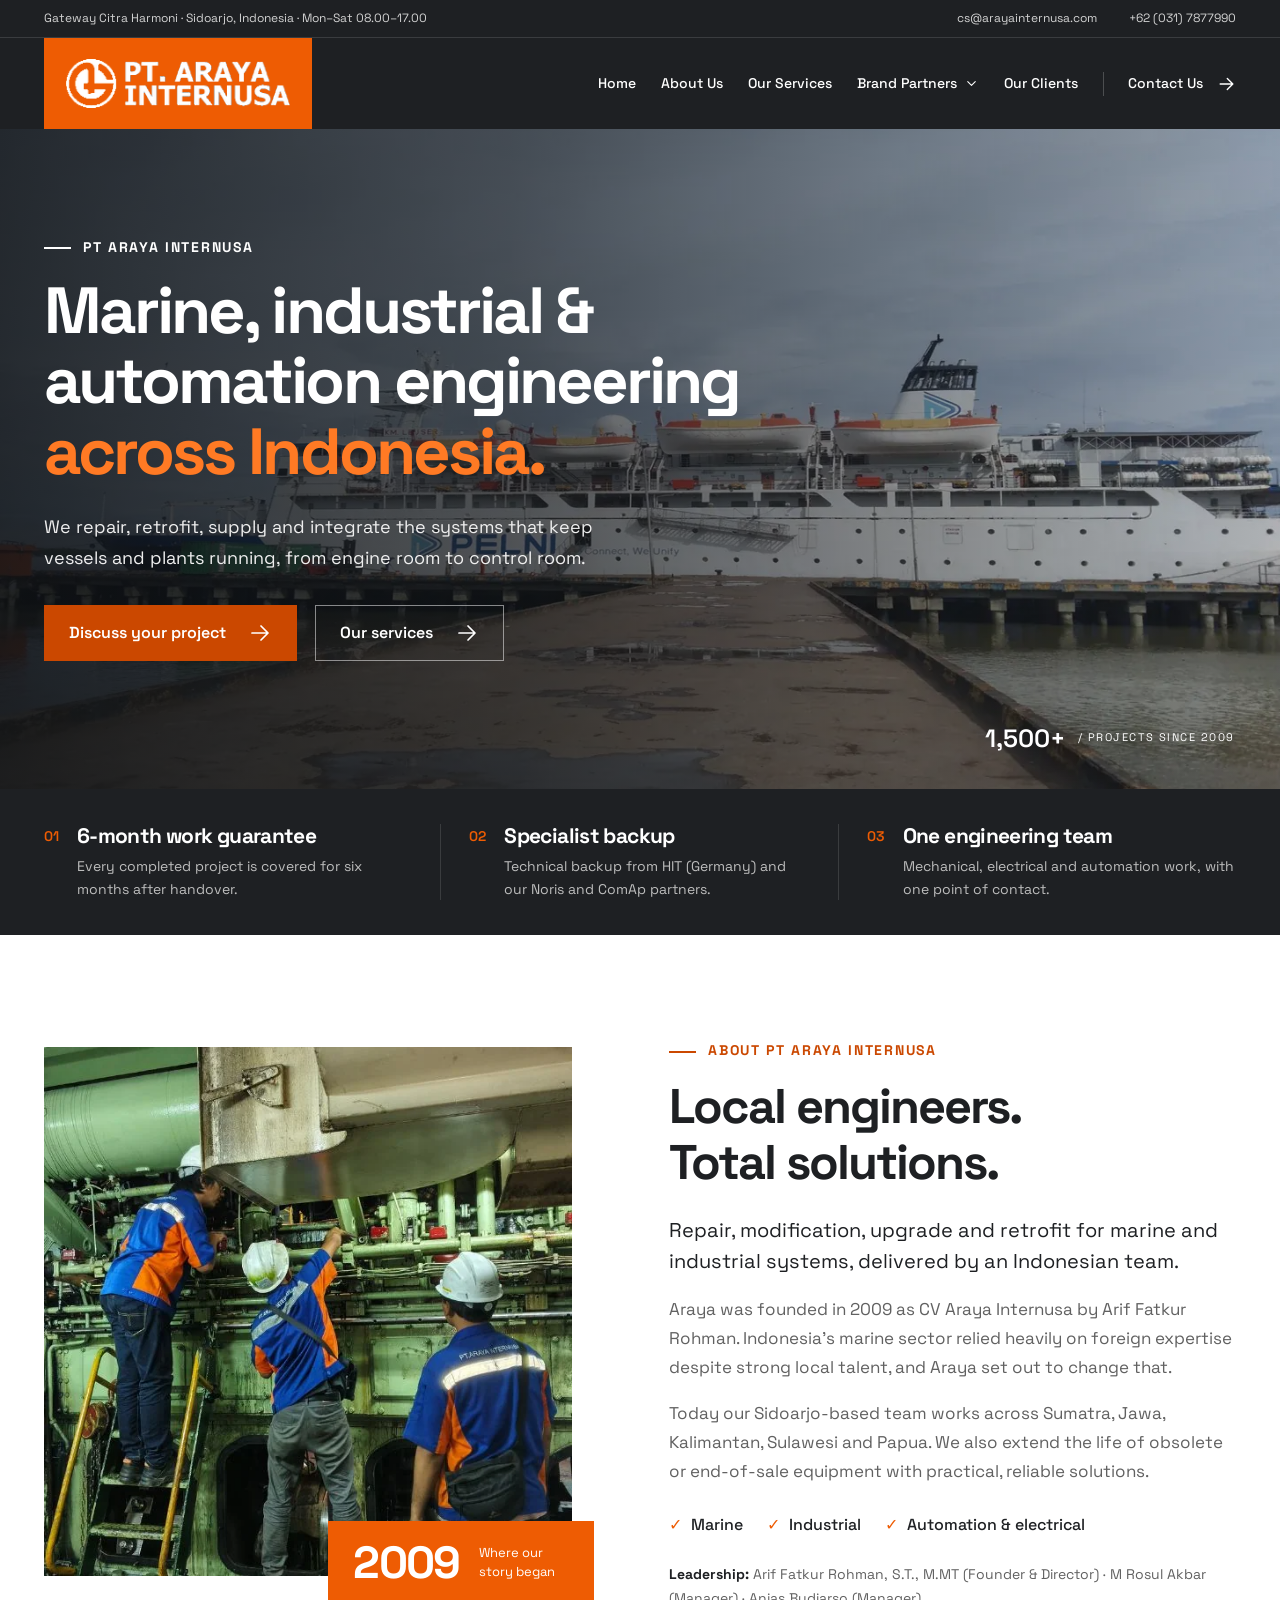
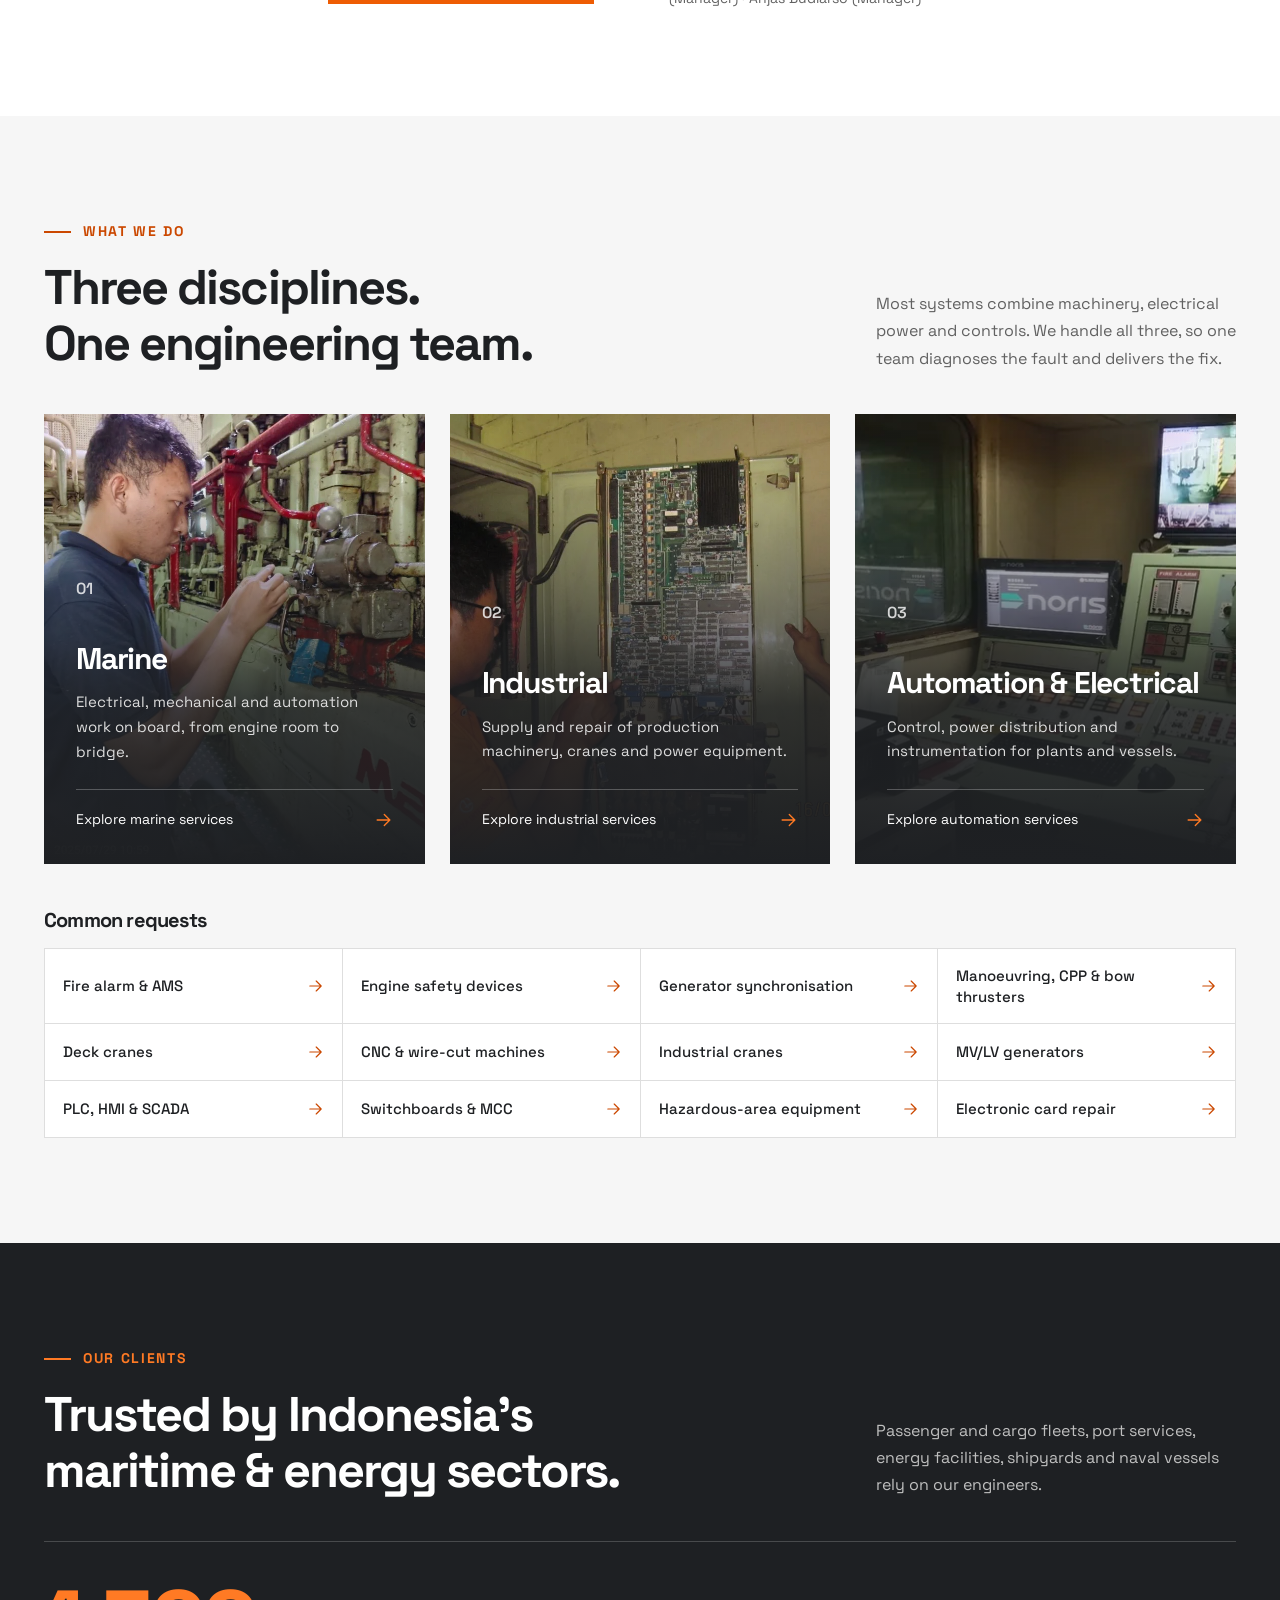
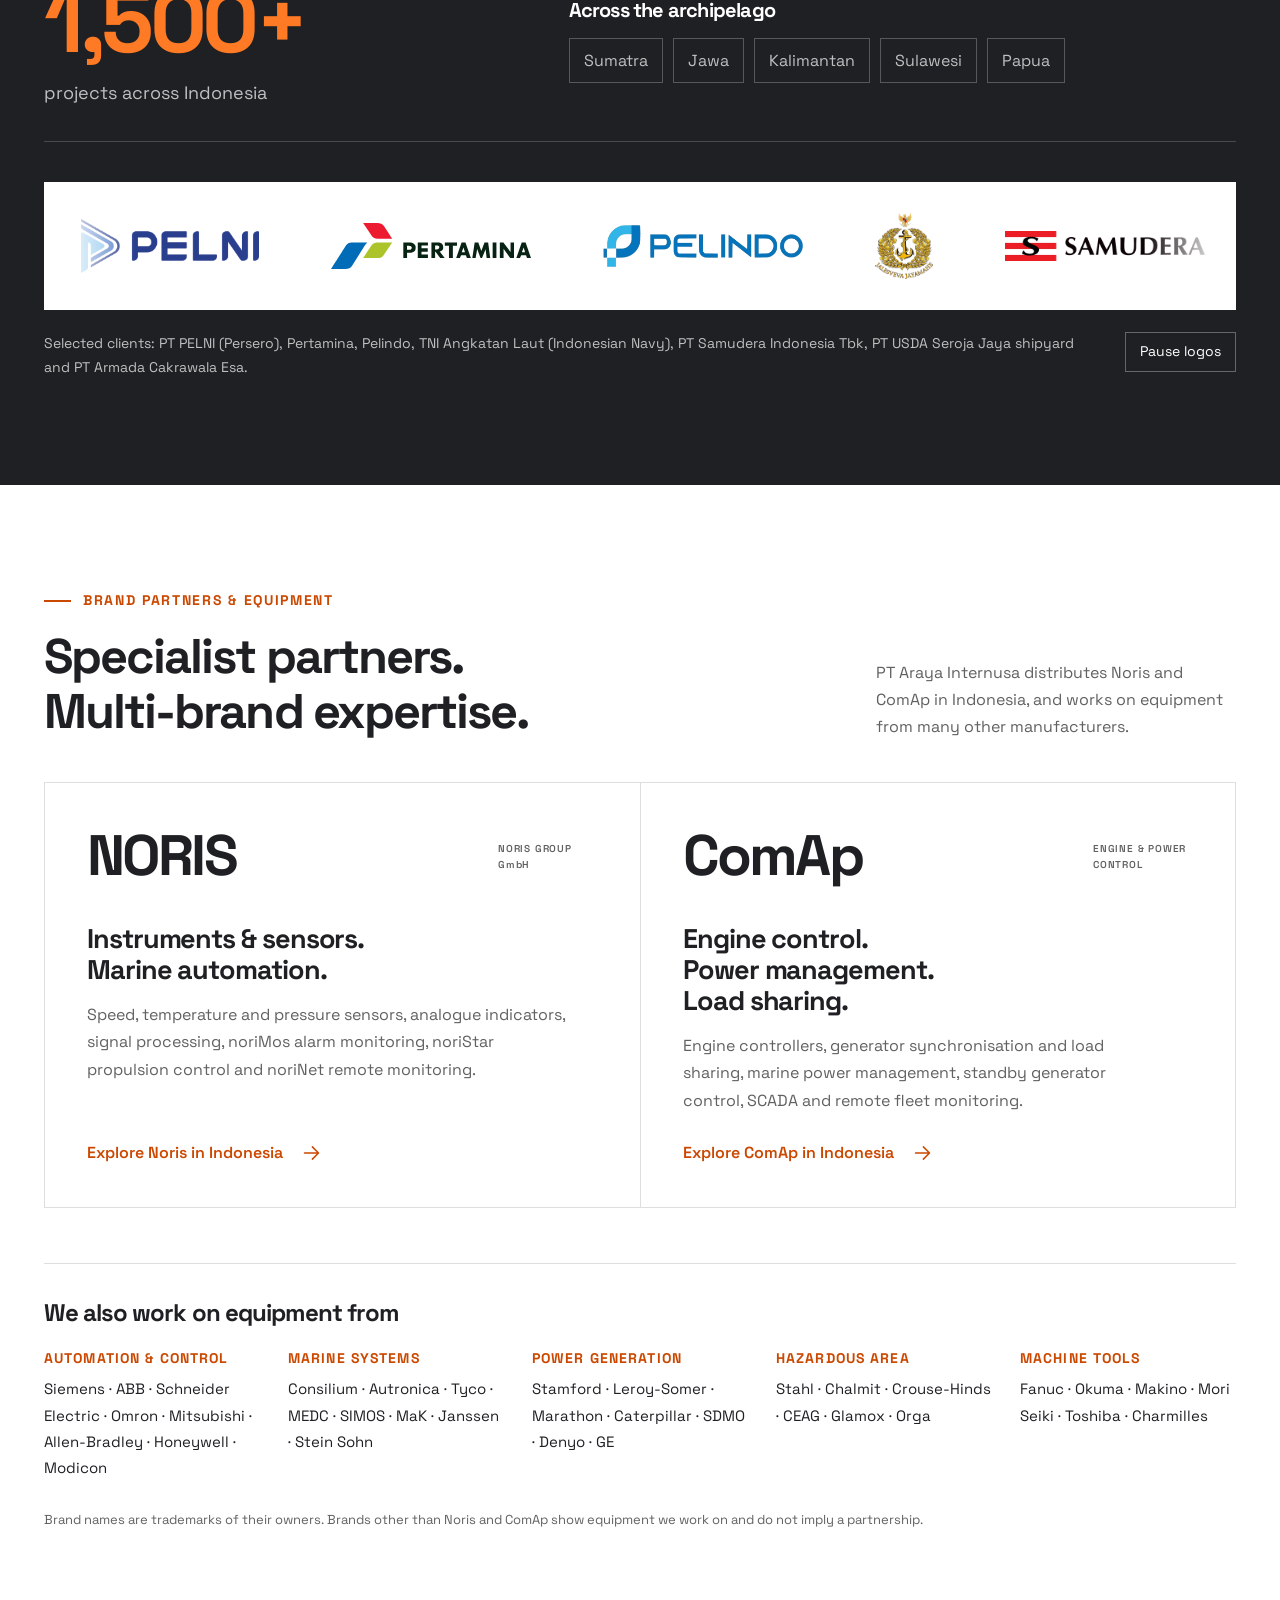
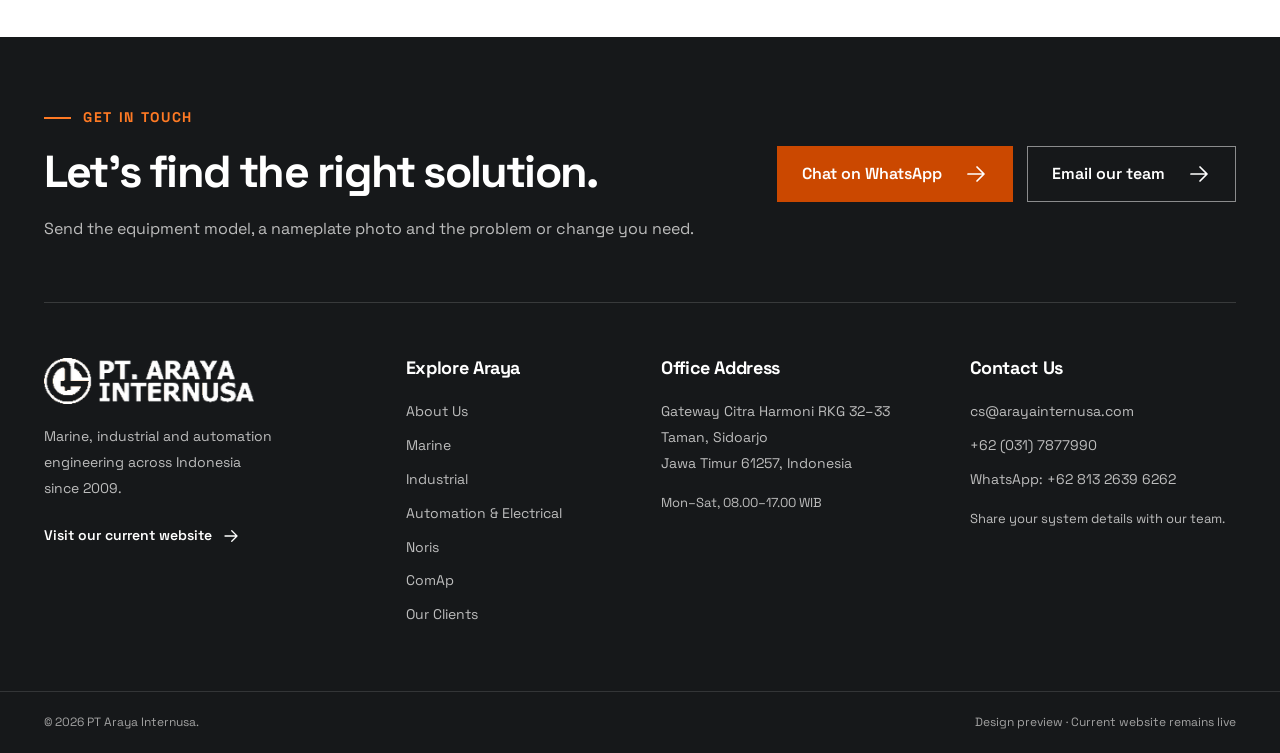
<file: public/index.html>
<!doctype html>
<html lang="en">
<head>
  <meta charset="utf-8"><meta name="viewport" content="width=device-width, initial-scale=1">
  <script>document.documentElement.classList.add('js')</script>
  <title>Marine &amp; Industrial Automation Engineering | Araya Internusa</title>
  <meta name="description" content="Marine, industrial and automation engineering in Indonesia since 2009: ship systems, generators, PLC/SCADA, cranes and machinery. Noris and ComAp partner.">
  <meta name="robots" content="noindex, nofollow">
  <meta name="theme-color" content="#1e2023">
  <link rel="canonical" href="https://hakiimm8.github.io/arayaweb/">
  <meta property="og:site_name" content="PT Araya Internusa">
  <meta property="og:title" content="Marine &amp; Industrial Automation Engineering | Araya Internusa">
  <meta property="og:description" content="Marine, industrial and automation engineering in Indonesia since 2009: ship systems, generators, PLC/SCADA, cranes and machinery. Noris and ComAp partner.">
  <meta property="og:type" content="website"><meta property="og:url" content="https://hakiimm8.github.io/arayaweb/">
  <meta property="og:image" content="https://hakiimm8.github.io/arayaweb/assets/images/og-araya.jpg"><meta property="og:image:width" content="1200"><meta property="og:image:height" content="630">
  <meta name="twitter:card" content="summary_large_image">
  <link rel="icon" href="./assets/images/favicon.png">
  <link rel="preload" href="./assets/fonts/space-grotesk.woff2" as="font" type="font/woff2" crossorigin>
  <link rel="stylesheet" href="./assets/site.css?v=2e2316f7ac">
  <script src="./assets/site.js?v=85af2cdc4a" defer></script>
  <script type="application/ld+json">{"@context": "https://schema.org", "@graph": [{"@type": "ProfessionalService", "@id": "https://hakiimm8.github.io/arayaweb/#organization", "name": "PT Araya Internusa", "alternateName": "Araya Internusa", "url": "https://arayainternusa.co.id/araya/", "logo": "https://hakiimm8.github.io/arayaweb/assets/images/araya-logo.png", "image": "https://hakiimm8.github.io/arayaweb/assets/images/og-araya.jpg", "description": "Marine, industrial and automation engineering company in Sidoarjo, Indonesia: repair, retrofit, supply and system integration since 2009.", "email": "cs@arayainternusa.com", "telephone": "+62-31-7877990", "foundingDate": "2009", "founder": {"@type": "Person", "name": "Arif Fatkur Rohman"}, "address": {"@type": "PostalAddress", "streetAddress": "Gateway Citra Harmoni RKG 32–33", "addressLocality": "Taman, Sidoarjo", "addressRegion": "Jawa Timur", "postalCode": "61257", "addressCountry": "ID"}, "openingHoursSpecification": {"@type": "OpeningHoursSpecification", "dayOfWeek": ["Monday", "Tuesday", "Wednesday", "Thursday", "Friday", "Saturday"], "opens": "08:00", "closes": "17:00"}, "areaServed": {"@type": "Country", "name": "Indonesia"}, "knowsAbout": ["Marine automation", "Ship electrical systems", "Generator synchronisation", "PLC and SCADA", "Industrial machinery repair", "Crane repair", "Hazardous-area electrical equipment", "Noris", "ComAp"]}, {"@type": "WebSite", "@id": "https://hakiimm8.github.io/arayaweb/#website", "name": "PT Araya Internusa", "url": "https://hakiimm8.github.io/arayaweb/", "publisher": {"@id": "https://hakiimm8.github.io/arayaweb/#organization"}}]}</script>
</head>
<body>
<a class="skip-link" href="#main">Skip to content</a>
<header class="site-header">
  <div class="utility"><div class="container utility-inner"><span>Gateway Citra Harmoni · Sidoarjo, Indonesia · Mon–Sat 08.00–17.00</span><a href="mailto:cs@arayainternusa.com">cs@arayainternusa.com</a><a href="tel:+62317877990">+62 (031) 7877990</a></div></div>
  <div class="container navigation">
    <a class="brand" href="./index.html" aria-label="PT Araya Internusa home"><img src="./assets/images/araya-logo-transparent.png" alt="PT Araya Internusa" width="238" height="52"></a>
    <button class="menu-toggle" type="button" aria-expanded="false" aria-controls="main-navigation"><span>Menu</span><svg viewBox="0 0 24 24" aria-hidden="true"><path d="M3 6h18M3 12h18M3 18h18"/></svg></button>
    <nav class="main-nav" id="main-navigation" aria-label="Main navigation">
      <a href="./index.html">Home</a><a href="./index.html#about">About Us</a><a href="./index.html#services">Our Services</a><details class="brand-menu"><summary>Brand Partners<svg viewBox="0 0 24 24" aria-hidden="true"><path d="m6 9 6 6 6-6"/></svg></summary><ul class="brand-dropdown"><li><a href="./noris/">Noris</a></li><li><a href="./comap/">ComAp</a></li></ul></details><a href="./index.html#clients">Our Clients</a>
      <a class="nav-contact" href="./index.html#contact">Contact Us <svg viewBox="0 0 24 24" aria-hidden="true"><path d="M4 12h15M13 5l7 7-7 7"/></svg></a>
    </nav>
  </div>
</header>
<main id="main">
<section class="hero" aria-labelledby="hero-heading">
  <img class="hero-photo" src="./assets/images/ship-1400.webp" srcset="./assets/images/ship-800.webp 800w, ./assets/images/ship-1400.webp 1400w" sizes="100vw" alt="PELNI passenger vessel alongside a quay, from Araya’s marine project photographs" width="1400" height="784" fetchpriority="high">
  <div class="hero-shade"></div>
  <div class="container hero-content"><p class="eyebrow">PT ARAYA INTERNUSA</p><h1 id="hero-heading">Marine, industrial &amp;<br>automation engineering<br><span>across Indonesia.</span></h1><p class="hero-description">We repair, retrofit, supply and integrate the systems that keep vessels and plants running, from engine room to control room.</p><div class="hero-actions"><a class="button" href="https://wa.me/6281326396262?text=Hello%20Araya%2C%20I%20would%20like%20to%20discuss%20a%20project.">Discuss your project <svg viewBox="0 0 24 24" aria-hidden="true"><path d="M4 12h15M13 5l7 7-7 7"/></svg></a><a class="button button-outline" href="#services">Our services <svg viewBox="0 0 24 24" aria-hidden="true"><path d="M4 12h15M13 5l7 7-7 7"/></svg></a></div></div>
  <div class="hero-index" aria-hidden="true"><span>1,500+</span> / PROJECTS SINCE 2009</div>
</section>
<section class="feature-strip" aria-label="Why Araya"><div class="container feature-grid">
  <div><span class="feature-number">01</span><div><h2>6-month work guarantee</h2><p>Every completed project is covered for six months after handover.</p></div></div>
  <div><span class="feature-number">02</span><div><h2>Specialist backup</h2><p>Technical backup from HIT (Germany) and our Noris and ComAp partners.</p></div></div>
  <div><span class="feature-number">03</span><div><h2>One engineering team</h2><p>Mechanical, electrical and automation work, with one point of contact.</p></div></div>
</div></section>
<section class="section about" id="about"><div class="container about-grid">
  <div class="about-media"><img src="./assets/images/team.webp" alt="Araya technicians working together in a vessel’s engine room" width="600" height="600" loading="lazy"><div class="since"><strong>2009</strong><span>Where our story began</span></div></div>
  <div><p class="eyebrow">ABOUT PT ARAYA INTERNUSA</p><h2>Local engineers.<br>Total solutions.</h2><p class="lead">Repair, modification, upgrade and retrofit for marine and industrial systems, delivered by an Indonesian team.</p><p>Araya was founded in 2009 as CV Araya Internusa by Arif Fatkur Rohman. Indonesia’s marine sector relied heavily on foreign expertise despite strong local talent, and Araya set out to change that.</p><p>Today our Sidoarjo-based team works across Sumatra, Jawa, Kalimantan, Sulawesi and Papua. We also extend the life of obsolete or end-of-sale equipment with practical, reliable solutions.</p><div class="scope-list"><span>Marine</span><span>Industrial</span><span>Automation &amp; electrical</span></div><p class="leaders"><strong>Leadership:</strong> Arif Fatkur Rohman, S.T., M.MT (Founder &amp; Director) · M Rosul Akbar (Manager) · Anjas Budiarso (Manager)</p></div>
</div></section>
<section class="section section-muted" id="services"><div class="container">
  <div class="section-heading"><div><p class="eyebrow">WHAT WE DO</p><h2>Three disciplines.<br>One engineering team.</h2></div><p>Most systems combine machinery, electrical power and controls. We handle all three, so one team diagnoses the fault and delivers the fix.</p></div>
  <div class="service-grid"><a class="service-card" href="./marine/"><img src="./assets/images/marine.webp" alt="Technical inspection of marine engine equipment" width="767" height="883" loading="lazy"><div class="service-body"><span class="service-number">01</span><h3>Marine</h3><p>Electrical, mechanical and automation work on board, from engine room to bridge.</p><span class="card-link">Explore marine services <svg viewBox="0 0 24 24" aria-hidden="true"><path d="M4 12h15M13 5l7 7-7 7"/></svg></span></div></a><a class="service-card" href="./industrial/"><img src="./assets/images/industrial.webp" alt="Industrial electrical installation from Araya’s service photography" width="767" height="883" loading="lazy"><div class="service-body"><span class="service-number">02</span><h3>Industrial</h3><p>Supply and repair of production machinery, cranes and power equipment.</p><span class="card-link">Explore industrial services <svg viewBox="0 0 24 24" aria-hidden="true"><path d="M4 12h15M13 5l7 7-7 7"/></svg></span></div></a><a class="service-card" href="./automation/"><img src="./assets/images/control-room-1400.webp" srcset="./assets/images/control-room-800.webp 800w, ./assets/images/control-room-1400.webp 1400w" sizes="(max-width: 680px) 100vw, 33vw" alt="Marine control console with a Noris monitoring display" width="1400" height="784" loading="lazy"><div class="service-body"><span class="service-number">03</span><h3>Automation &amp; Electrical</h3><p>Control, power distribution and instrumentation for plants and vessels.</p><span class="card-link">Explore automation services <svg viewBox="0 0 24 24" aria-hidden="true"><path d="M4 12h15M13 5l7 7-7 7"/></svg></span></div></a></div>
  <div class="capabilities"><h3>Common requests</h3><nav class="capability-list" aria-label="Common requests"><a href="./marine/#alarms">Fire alarm &amp; AMS<svg viewBox="0 0 24 24" aria-hidden="true"><path d="M4 12h15M13 5l7 7-7 7"/></svg></a><a href="./marine/#safety">Engine safety devices<svg viewBox="0 0 24 24" aria-hidden="true"><path d="M4 12h15M13 5l7 7-7 7"/></svg></a><a href="./marine/#generators">Generator synchronisation<svg viewBox="0 0 24 24" aria-hidden="true"><path d="M4 12h15M13 5l7 7-7 7"/></svg></a><a href="./marine/#propulsion">Manoeuvring, CPP &amp; bow thrusters<svg viewBox="0 0 24 24" aria-hidden="true"><path d="M4 12h15M13 5l7 7-7 7"/></svg></a><a href="./marine/#cranes">Deck cranes<svg viewBox="0 0 24 24" aria-hidden="true"><path d="M4 12h15M13 5l7 7-7 7"/></svg></a><a href="./industrial/#machinery">CNC &amp; wire-cut machines<svg viewBox="0 0 24 24" aria-hidden="true"><path d="M4 12h15M13 5l7 7-7 7"/></svg></a><a href="./industrial/#cranes">Industrial cranes<svg viewBox="0 0 24 24" aria-hidden="true"><path d="M4 12h15M13 5l7 7-7 7"/></svg></a><a href="./industrial/#generators">MV/LV generators<svg viewBox="0 0 24 24" aria-hidden="true"><path d="M4 12h15M13 5l7 7-7 7"/></svg></a><a href="./automation/#plc">PLC, HMI &amp; SCADA<svg viewBox="0 0 24 24" aria-hidden="true"><path d="M4 12h15M13 5l7 7-7 7"/></svg></a><a href="./automation/#panels">Switchboards &amp; MCC<svg viewBox="0 0 24 24" aria-hidden="true"><path d="M4 12h15M13 5l7 7-7 7"/></svg></a><a href="./automation/#hazardous">Hazardous-area equipment<svg viewBox="0 0 24 24" aria-hidden="true"><path d="M4 12h15M13 5l7 7-7 7"/></svg></a><a href="./automation/#electronics">Electronic card repair<svg viewBox="0 0 24 24" aria-hidden="true"><path d="M4 12h15M13 5l7 7-7 7"/></svg></a></nav></div>
</div></section>
<section class="section projects" id="clients"><div class="container">
  <div class="section-heading"><div><p class="eyebrow">OUR CLIENTS</p><h2>Trusted by Indonesia’s<br>maritime &amp; energy sectors.</h2></div><p>Passenger and cargo fleets, port services, energy facilities, shipyards and naval vessels rely on our engineers.</p></div>
  <div class="project-reach"><div class="project-total"><strong>1,500+</strong><span>projects across Indonesia</span></div><div class="project-coverage"><h3>Across the archipelago</h3><ul><li>Sumatra</li><li>Jawa</li><li>Kalimantan</li><li>Sulawesi</li><li>Papua</li></ul></div></div>
  <div class="client-marquee"><ul class="client-track" aria-label="Selected clients"><li><img src="./assets/images/client-pelni.webp" alt="PT PELNI (Persero)" width="526" height="160" fetchpriority="low" decoding="async"></li><li><img src="./assets/images/client-pertamina.svg" alt="Pertamina" width="1097" height="255" fetchpriority="low" decoding="async"></li><li><img src="./assets/images/client-pelindo.webp" alt="Pelindo" width="774" height="160" fetchpriority="low" decoding="async"></li><li><img class="is-emblem" src="./assets/images/client-tni-al.webp" alt="TNI Angkatan Laut (Indonesian Navy)" width="141" height="160" fetchpriority="low" decoding="async"></li><li><img src="./assets/images/client-samudera-indonesia.webp" alt="PT Samudera Indonesia Tbk" width="1040" height="160" fetchpriority="low" decoding="async"></li><li><img src="./assets/images/client-usda-seroja-jaya.webp" alt="PT USDA Seroja Jaya shipyard" width="588" height="144" fetchpriority="low" decoding="async"></li><li><img src="./assets/images/client-armada-cakrawala-esa.webp" alt="PT Armada Cakrawala Esa" width="179" height="53" fetchpriority="low" decoding="async"></li></ul><ul class="client-track" aria-hidden="true"><li><img src="./assets/images/client-pelni.webp" alt="PT PELNI (Persero)" width="526" height="160" fetchpriority="low" decoding="async"></li><li><img src="./assets/images/client-pertamina.svg" alt="Pertamina" width="1097" height="255" fetchpriority="low" decoding="async"></li><li><img src="./assets/images/client-pelindo.webp" alt="Pelindo" width="774" height="160" fetchpriority="low" decoding="async"></li><li><img class="is-emblem" src="./assets/images/client-tni-al.webp" alt="TNI Angkatan Laut (Indonesian Navy)" width="141" height="160" fetchpriority="low" decoding="async"></li><li><img src="./assets/images/client-samudera-indonesia.webp" alt="PT Samudera Indonesia Tbk" width="1040" height="160" fetchpriority="low" decoding="async"></li><li><img src="./assets/images/client-usda-seroja-jaya.webp" alt="PT USDA Seroja Jaya shipyard" width="588" height="144" fetchpriority="low" decoding="async"></li><li><img src="./assets/images/client-armada-cakrawala-esa.webp" alt="PT Armada Cakrawala Esa" width="179" height="53" fetchpriority="low" decoding="async"></li></ul></div>
  <div class="client-footer"><p class="client-note">Selected clients: PT PELNI (Persero), Pertamina, Pelindo, TNI Angkatan Laut (Indonesian Navy), PT Samudera Indonesia Tbk, PT USDA Seroja Jaya shipyard and PT Armada Cakrawala Esa.</p><button class="marquee-toggle" type="button" aria-pressed="false">Pause logos</button></div>
</div></section>
<section class="section" id="brands"><div class="container">
  <div class="section-heading"><div><p class="eyebrow">BRAND PARTNERS &amp; EQUIPMENT</p><h2>Specialist partners.<br>Multi-brand expertise.</h2></div><p>PT Araya Internusa distributes Noris and ComAp in Indonesia, and works on equipment from many other manufacturers.</p></div>
  <div class="brand-grid">
    <article class="brand-panel"><div class="brand-name">NORIS<span>NORIS GROUP GmbH</span></div><h3>Instruments &amp; sensors.<br>Marine automation.</h3><p>Speed, temperature and pressure sensors, analogue indicators, signal processing, noriMos alarm monitoring, noriStar propulsion control and noriNet remote monitoring.</p><a class="text-link" href="./noris/">Explore Noris in Indonesia <svg viewBox="0 0 24 24" aria-hidden="true"><path d="M4 12h15M13 5l7 7-7 7"/></svg></a></article>
    <article class="brand-panel"><div class="brand-name">ComAp<span>ENGINE &amp; POWER CONTROL</span></div><h3>Engine control.<br>Power management.<br>Load sharing.</h3><p>Engine controllers, generator synchronisation and load sharing, marine power management, standby generator control, SCADA and remote fleet monitoring.</p><a class="text-link" href="./comap/">Explore ComAp in Indonesia <svg viewBox="0 0 24 24" aria-hidden="true"><path d="M4 12h15M13 5l7 7-7 7"/></svg></a></article>
  </div>
  <div class="equipment-brands"><h3>We also work on equipment from</h3><div class="equipment-brand-grid"><div><h3>Automation &amp; control</h3><p>Siemens · ABB · Schneider Electric · Omron · Mitsubishi · Allen-Bradley · Honeywell · Modicon</p></div><div><h3>Marine systems</h3><p>Consilium · Autronica · Tyco · MEDC · SIMOS · MaK · Janssen · Stein Sohn</p></div><div><h3>Power generation</h3><p>Stamford · Leroy-Somer · Marathon · Caterpillar · SDMO · Denyo · GE</p></div><div><h3>Hazardous area</h3><p>Stahl · Chalmit · Crouse-Hinds · CEAG · Glamox · Orga</p></div><div><h3>Machine tools</h3><p>Fanuc · Okuma · Makino · Mori Seiki · Toshiba · Charmilles</p></div></div><p class="trademark-note">Brand names are trademarks of their owners. Brands other than Noris and ComAp show equipment we work on and do not imply a partnership.</p></div>
</div></section></main>
<section class="contact" id="contact" aria-labelledby="contact-heading">
  <div class="container contact-intro"><div><p class="eyebrow">GET IN TOUCH</p><h2 id="contact-heading">Let’s find the right solution.</h2><p>Send the equipment model, a nameplate photo and the problem or change you need.</p></div><div class="contact-actions"><a class="button" href="https://wa.me/6281326396262?text=Hello%20Araya%2C%20I%20would%20like%20to%20discuss%20a%20project.">Chat on WhatsApp <svg viewBox="0 0 24 24" aria-hidden="true"><path d="M4 12h15M13 5l7 7-7 7"/></svg></a><a class="button button-outline" href="mailto:cs@arayainternusa.com">Email our team <svg viewBox="0 0 24 24" aria-hidden="true"><path d="M4 12h15M13 5l7 7-7 7"/></svg></a></div></div>
  <div class="container footer-grid">
    <div class="footer-company"><img src="./assets/images/araya-logo-transparent.png" alt="PT Araya Internusa" width="238" height="52" loading="lazy"><p>Marine, industrial and automation engineering across Indonesia since 2009.</p><a class="text-link light" href="https://arayainternusa.co.id/araya/">Visit our current website <svg viewBox="0 0 24 24" aria-hidden="true"><path d="M4 12h15M13 5l7 7-7 7"/></svg></a></div>
    <div><h3>Explore Araya</h3><a href="./index.html#about">About Us</a><a href="./marine/">Marine</a><a href="./industrial/">Industrial</a><a href="./automation/">Automation &amp; Electrical</a><a href="./noris/">Noris</a><a href="./comap/">ComAp</a><a href="./index.html#clients">Our Clients</a></div>
    <div><h3>Office Address</h3><p><a href="https://www.google.com/maps/search/?api=1&query=Gateway%20Citra%20Harmoni%20RKG%2032-33%2C%20Taman%2C%20Sidoarjo">Gateway Citra Harmoni RKG 32–33<br>Taman, Sidoarjo<br>Jawa Timur 61257, Indonesia</a></p><p class="contact-note">Mon–Sat, 08.00–17.00 WIB</p></div>
    <div><h3>Contact Us</h3><a href="mailto:cs@arayainternusa.com">cs@arayainternusa.com</a><a href="tel:+62317877990">+62 (031) 7877990</a><a href="https://wa.me/6281326396262?text=Hello%20Araya%2C%20I%20would%20like%20to%20discuss%20a%20project.">WhatsApp: +62 813 2639 6262</a><p class="contact-note">Share your system details with our team.</p></div>
  </div>
</section>
<footer class="copyright"><div class="container"><span>© 2026 PT Araya Internusa.</span><span>Design preview · Current website remains live</span></div></footer>
</body></html>
</file>
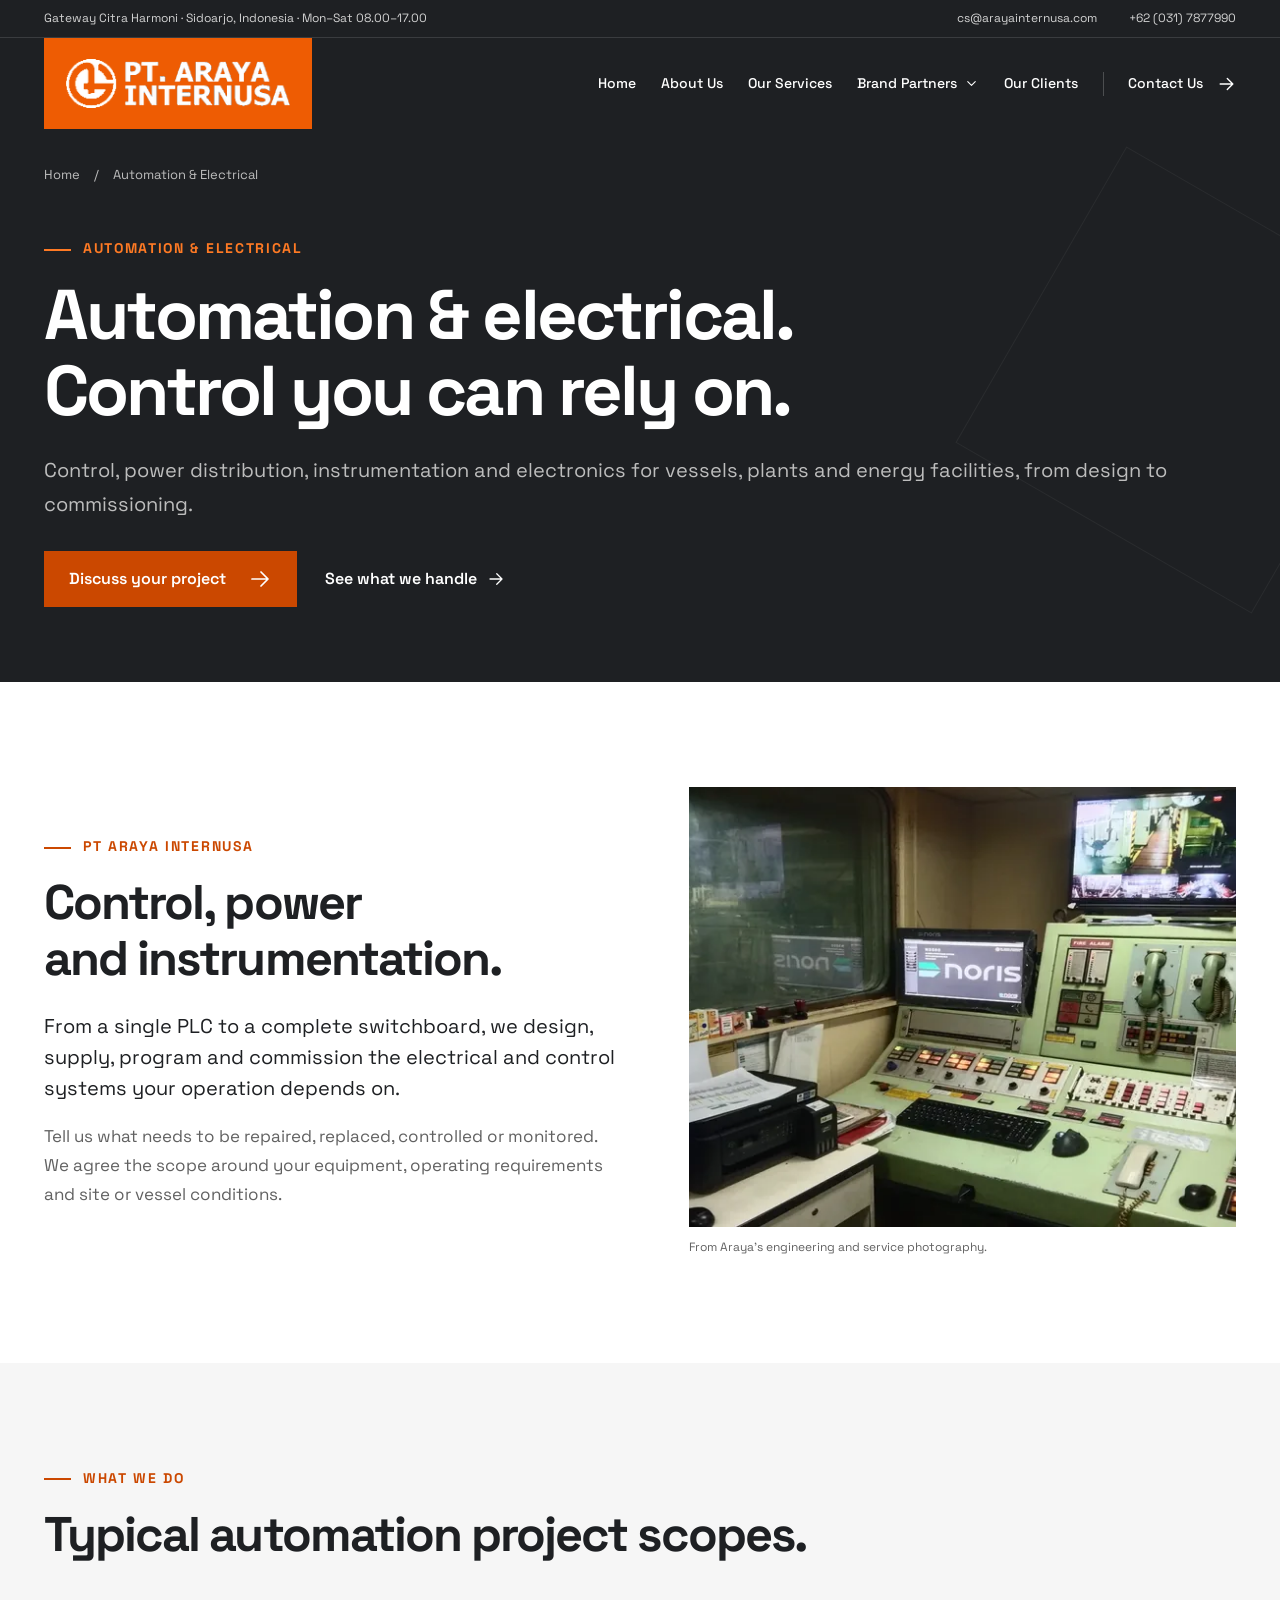
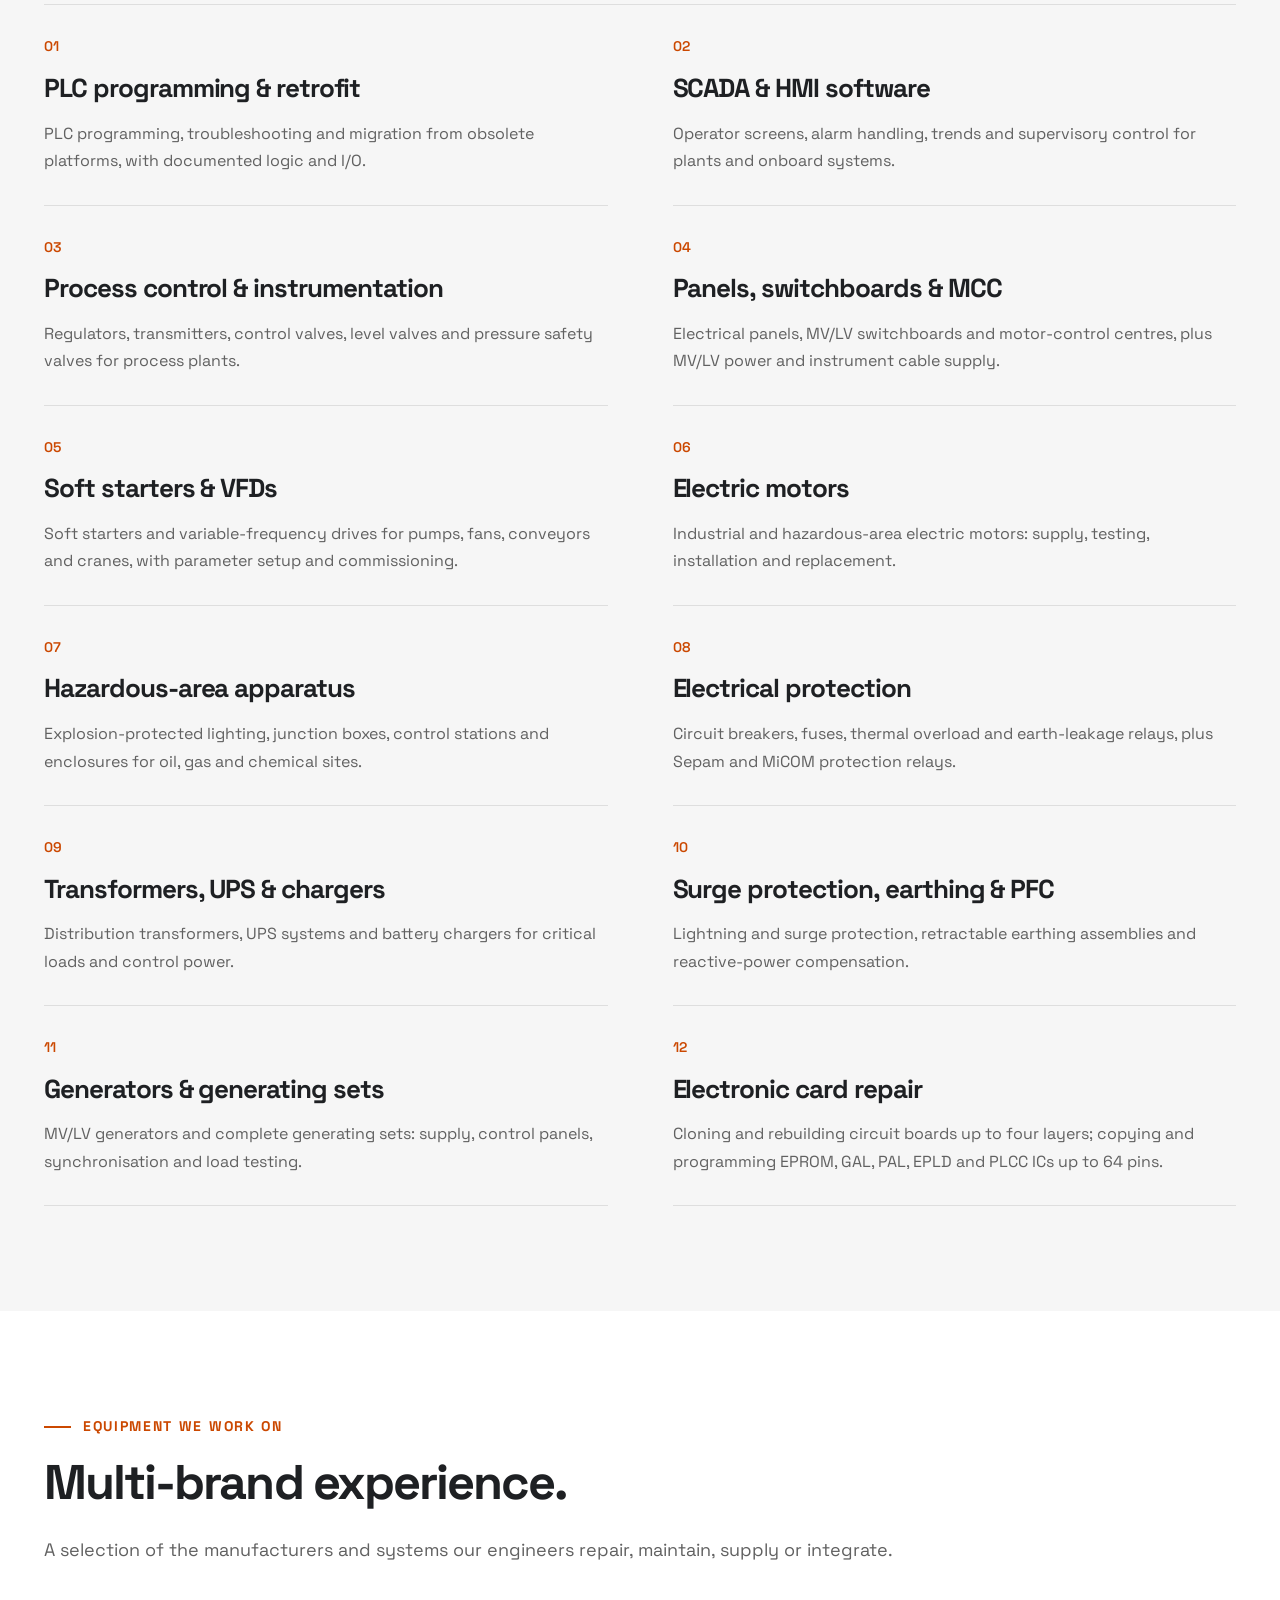
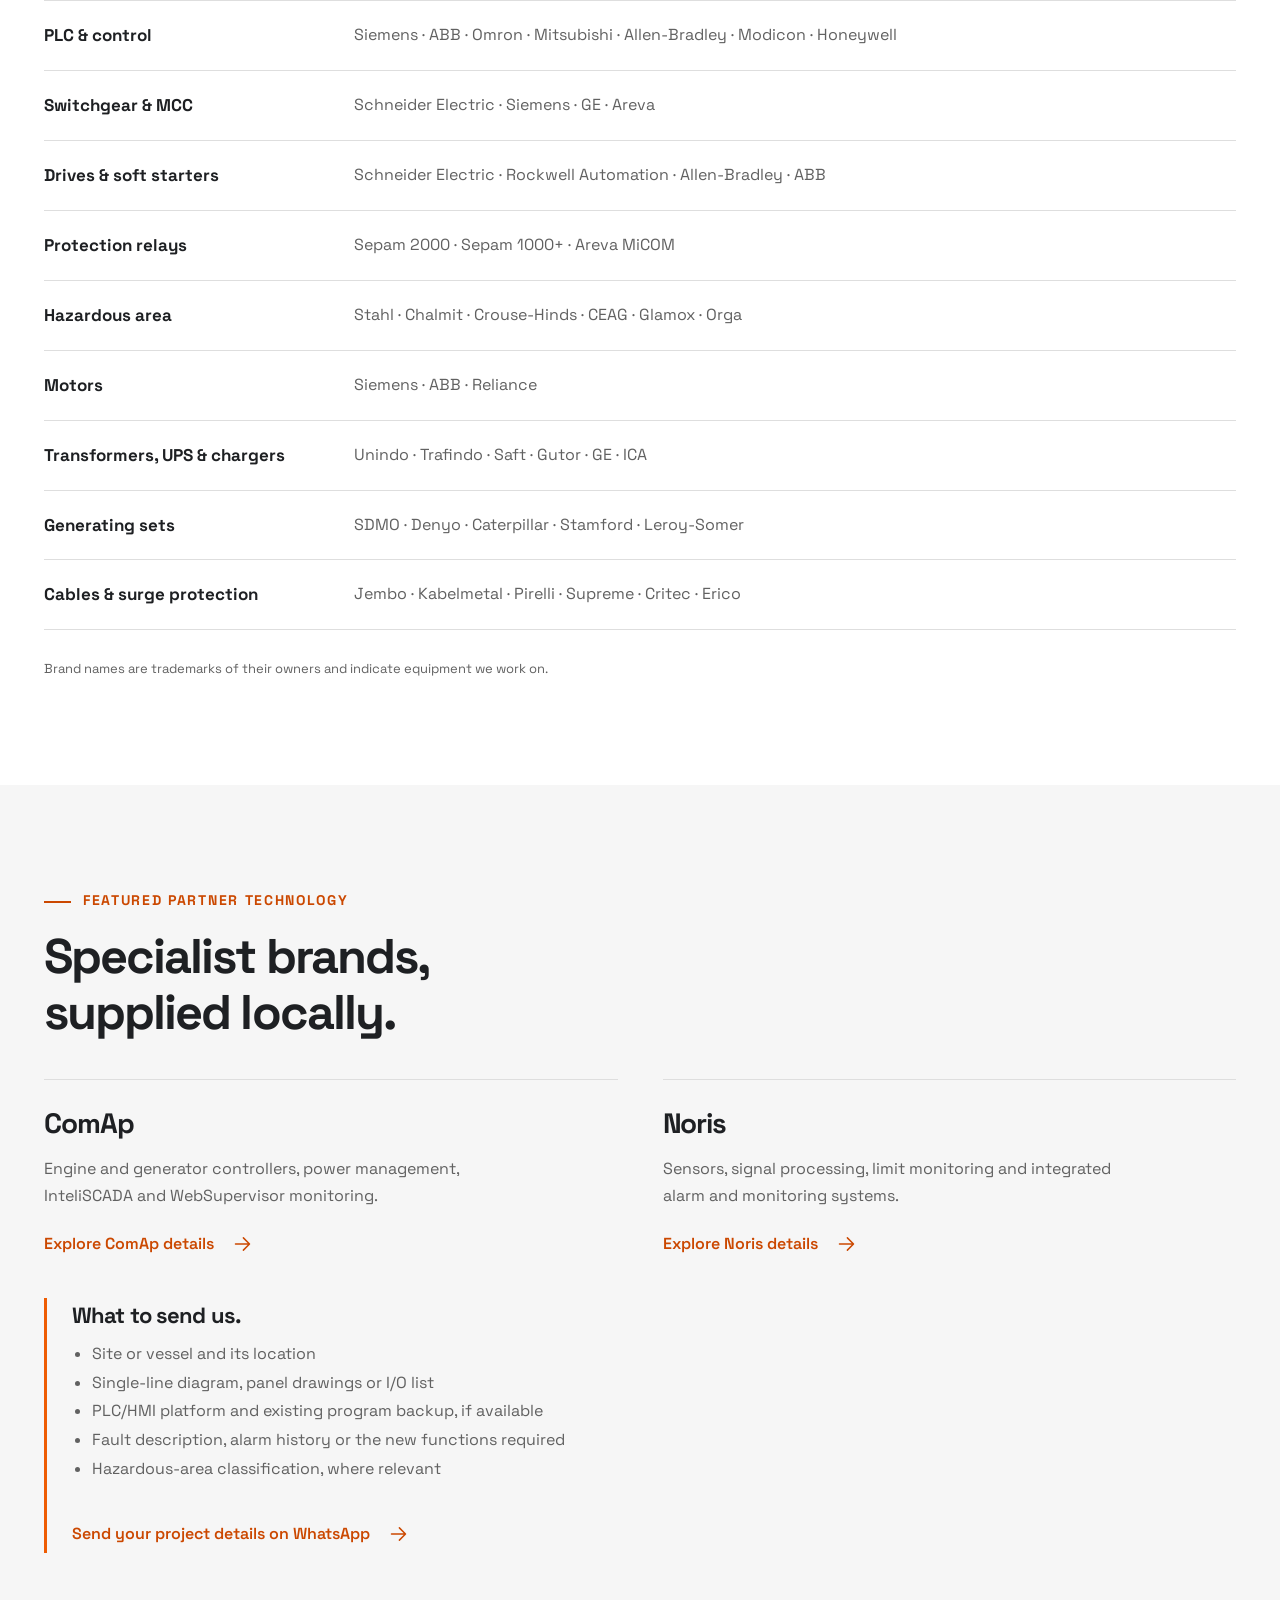
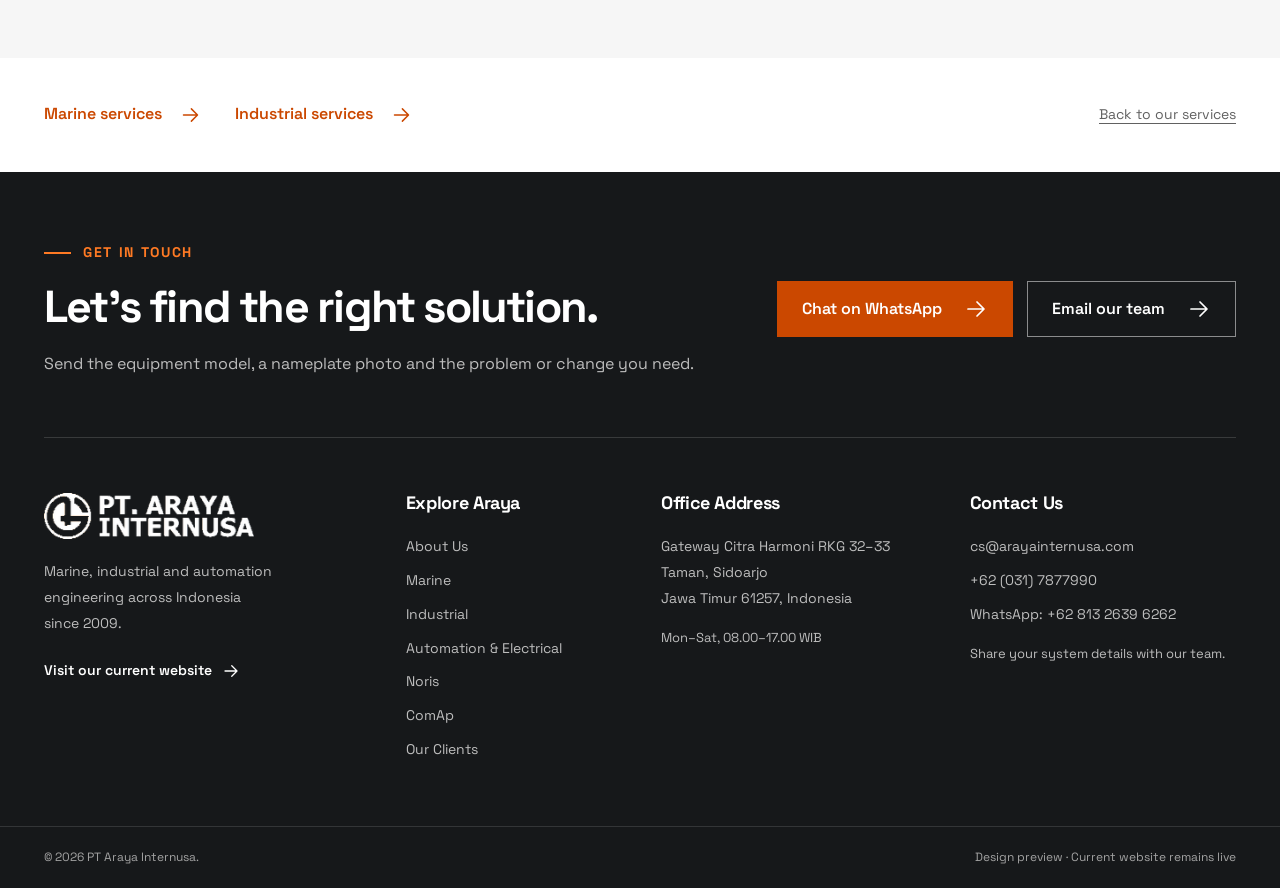
<file: public/automation/index.html>
<!doctype html>
<html lang="en">
<head>
  <meta charset="utf-8"><meta name="viewport" content="width=device-width, initial-scale=1">
  <script>document.documentElement.classList.add('js')</script>
  <title>PLC, SCADA &amp; Electrical Panel Services Indonesia | Araya</title>
  <meta name="description" content="PLC and SCADA programming, switchboards and MCC, VFDs, hazardous-area equipment, protection relays and electronic card repair across Indonesia.">
  <meta name="robots" content="noindex, nofollow">
  <meta name="theme-color" content="#1e2023">
  <link rel="canonical" href="https://hakiimm8.github.io/arayaweb/automation/">
  <meta property="og:site_name" content="PT Araya Internusa">
  <meta property="og:title" content="PLC, SCADA &amp; Electrical Panel Services Indonesia | Araya">
  <meta property="og:description" content="PLC and SCADA programming, switchboards and MCC, VFDs, hazardous-area equipment, protection relays and electronic card repair across Indonesia.">
  <meta property="og:type" content="website"><meta property="og:url" content="https://hakiimm8.github.io/arayaweb/automation/">
  <meta property="og:image" content="https://hakiimm8.github.io/arayaweb/assets/images/og-araya.jpg"><meta property="og:image:width" content="1200"><meta property="og:image:height" content="630">
  <meta name="twitter:card" content="summary_large_image">
  <link rel="icon" href="../assets/images/favicon.png">
  <link rel="preload" href="../assets/fonts/space-grotesk.woff2" as="font" type="font/woff2" crossorigin>
  <link rel="stylesheet" href="../assets/site.css?v=2e2316f7ac">
  <script src="../assets/site.js?v=85af2cdc4a" defer></script>
  <script type="application/ld+json">{"@context": "https://schema.org", "@graph": [{"@type": "ProfessionalService", "@id": "https://hakiimm8.github.io/arayaweb/#organization", "name": "PT Araya Internusa", "alternateName": "Araya Internusa", "url": "https://arayainternusa.co.id/araya/", "logo": "https://hakiimm8.github.io/arayaweb/assets/images/araya-logo.png", "image": "https://hakiimm8.github.io/arayaweb/assets/images/og-araya.jpg", "description": "Marine, industrial and automation engineering company in Sidoarjo, Indonesia: repair, retrofit, supply and system integration since 2009.", "email": "cs@arayainternusa.com", "telephone": "+62-31-7877990", "foundingDate": "2009", "founder": {"@type": "Person", "name": "Arif Fatkur Rohman"}, "address": {"@type": "PostalAddress", "streetAddress": "Gateway Citra Harmoni RKG 32–33", "addressLocality": "Taman, Sidoarjo", "addressRegion": "Jawa Timur", "postalCode": "61257", "addressCountry": "ID"}, "openingHoursSpecification": {"@type": "OpeningHoursSpecification", "dayOfWeek": ["Monday", "Tuesday", "Wednesday", "Thursday", "Friday", "Saturday"], "opens": "08:00", "closes": "17:00"}, "areaServed": {"@type": "Country", "name": "Indonesia"}, "knowsAbout": ["Marine automation", "Ship electrical systems", "Generator synchronisation", "PLC and SCADA", "Industrial machinery repair", "Crane repair", "Hazardous-area electrical equipment", "Noris", "ComAp"]}, {"@type": "BreadcrumbList", "itemListElement": [{"@type": "ListItem", "position": 1, "name": "Home", "item": "https://hakiimm8.github.io/arayaweb/"}, {"@type": "ListItem", "position": 2, "name": "Automation & Electrical", "item": "https://hakiimm8.github.io/arayaweb/automation/"}]}, {"@type": "Service", "name": "Automation & Electrical engineering services", "serviceType": "Automation & Electrical", "provider": {"@id": "https://hakiimm8.github.io/arayaweb/#organization"}, "areaServed": {"@type": "Country", "name": "Indonesia"}, "description": "PLC and SCADA programming, switchboards and MCC, VFDs, hazardous-area equipment, protection relays and electronic card repair across Indonesia."}]}</script>
</head>
<body>
<a class="skip-link" href="#main">Skip to content</a>
<header class="site-header">
  <div class="utility"><div class="container utility-inner"><span>Gateway Citra Harmoni · Sidoarjo, Indonesia · Mon–Sat 08.00–17.00</span><a href="mailto:cs@arayainternusa.com">cs@arayainternusa.com</a><a href="tel:+62317877990">+62 (031) 7877990</a></div></div>
  <div class="container navigation">
    <a class="brand" href="../index.html" aria-label="PT Araya Internusa home"><img src="../assets/images/araya-logo-transparent.png" alt="PT Araya Internusa" width="238" height="52"></a>
    <button class="menu-toggle" type="button" aria-expanded="false" aria-controls="main-navigation"><span>Menu</span><svg viewBox="0 0 24 24" aria-hidden="true"><path d="M3 6h18M3 12h18M3 18h18"/></svg></button>
    <nav class="main-nav" id="main-navigation" aria-label="Main navigation">
      <a href="../index.html">Home</a><a href="../index.html#about">About Us</a><a href="../index.html#services">Our Services</a><details class="brand-menu"><summary>Brand Partners<svg viewBox="0 0 24 24" aria-hidden="true"><path d="m6 9 6 6 6-6"/></svg></summary><ul class="brand-dropdown"><li><a href="../noris/">Noris</a></li><li><a href="../comap/">ComAp</a></li></ul></details><a href="../index.html#clients">Our Clients</a>
      <a class="nav-contact" href="../index.html#contact">Contact Us <svg viewBox="0 0 24 24" aria-hidden="true"><path d="M4 12h15M13 5l7 7-7 7"/></svg></a>
    </nav>
  </div>
</header>
<main id="main"><section class="brand-hero"><div class="container"><nav class="breadcrumb" aria-label="Breadcrumb"><a href="../index.html">Home</a><span aria-hidden="true">/</span><span>Automation &amp; Electrical</span></nav><p class="eyebrow">AUTOMATION &amp; ELECTRICAL</p><h1>Automation &amp; electrical.<br>Control you can rely on.</h1><p>Control, power distribution, instrumentation and electronics for vessels, plants and energy facilities, from design to commissioning.</p><div class="brand-actions"><a class="button" href="https://wa.me/6281326396262?text=Hello%20Araya%2C%20I%20would%20like%20to%20discuss%20automation%20work.">Discuss your project <svg viewBox="0 0 24 24" aria-hidden="true"><path d="M4 12h15M13 5l7 7-7 7"/></svg></a><a class="text-link light" href="#project-scopes">See what we handle <svg viewBox="0 0 24 24" aria-hidden="true"><path d="M4 12h15M13 5l7 7-7 7"/></svg></a></div></div></section>
<section class="section"><div class="container brand-overview"><div><p class="eyebrow">PT ARAYA INTERNUSA</p><h2>Control, power<br>and instrumentation.</h2><p class="lead">From a single PLC to a complete switchboard, we design, supply, program and commission the electrical and control systems your operation depends on.</p><p>Tell us what needs to be repaired, replaced, controlled or monitored. We agree the scope around your equipment, operating requirements and site or vessel conditions.</p></div><figure><img src="../assets/images/control-room-1400.webp" srcset="../assets/images/control-room-800.webp 800w, ../assets/images/control-room-1400.webp 1400w" sizes="(max-width: 680px) 100vw, 45vw" alt="Marine control console with alarm panels and a Noris monitoring display" width="1400" height="784" loading="lazy"><figcaption>From Araya’s engineering and service photography.</figcaption></figure></div></section>
<section class="section section-muted" id="project-scopes"><div class="container"><p class="eyebrow">WHAT WE DO</p><h2>Typical automation project scopes.</h2><div class="scope-details"><article class="scope-detail" id="plc"><span class="portfolio-number">01</span><h3>PLC programming &amp; retrofit</h3><p>PLC programming, troubleshooting and migration from obsolete platforms, with documented logic and I/O.</p></article><article class="scope-detail" id="scada"><span class="portfolio-number">02</span><h3>SCADA &amp; HMI software</h3><p>Operator screens, alarm handling, trends and supervisory control for plants and onboard systems.</p></article><article class="scope-detail" id="instrumentation"><span class="portfolio-number">03</span><h3>Process control &amp; instrumentation</h3><p>Regulators, transmitters, control valves, level valves and pressure safety valves for process plants.</p></article><article class="scope-detail" id="panels"><span class="portfolio-number">04</span><h3>Panels, switchboards &amp; MCC</h3><p>Electrical panels, MV/LV switchboards and motor-control centres, plus MV/LV power and instrument cable supply.</p></article><article class="scope-detail" id="drives"><span class="portfolio-number">05</span><h3>Soft starters &amp; VFDs</h3><p>Soft starters and variable-frequency drives for pumps, fans, conveyors and cranes, with parameter setup and commissioning.</p></article><article class="scope-detail" id="motors"><span class="portfolio-number">06</span><h3>Electric motors</h3><p>Industrial and hazardous-area electric motors: supply, testing, installation and replacement.</p></article><article class="scope-detail" id="hazardous"><span class="portfolio-number">07</span><h3>Hazardous-area apparatus</h3><p>Explosion-protected lighting, junction boxes, control stations and enclosures for oil, gas and chemical sites.</p></article><article class="scope-detail" id="protection"><span class="portfolio-number">08</span><h3>Electrical protection</h3><p>Circuit breakers, fuses, thermal overload and earth-leakage relays, plus Sepam and MiCOM protection relays.</p></article><article class="scope-detail" id="power"><span class="portfolio-number">09</span><h3>Transformers, UPS &amp; chargers</h3><p>Distribution transformers, UPS systems and battery chargers for critical loads and control power.</p></article><article class="scope-detail" id="earthing"><span class="portfolio-number">10</span><h3>Surge protection, earthing &amp; PFC</h3><p>Lightning and surge protection, retractable earthing assemblies and reactive-power compensation.</p></article><article class="scope-detail" id="gensets"><span class="portfolio-number">11</span><h3>Generators &amp; generating sets</h3><p>MV/LV generators and complete generating sets: supply, control panels, synchronisation and load testing.</p></article><article class="scope-detail" id="electronics"><span class="portfolio-number">12</span><h3>Electronic card repair</h3><p>Cloning and rebuilding circuit boards up to four layers; copying and programming EPROM, GAL, PAL, EPLD and PLCC ICs up to 64 pins.</p></article></div></div></section>
<section class="section" id="equipment"><div class="container"><p class="eyebrow">EQUIPMENT WE WORK ON</p><h2>Multi-brand experience.</h2><p class="portfolio-intro">A selection of the manufacturers and systems our engineers repair, maintain, supply or integrate.</p><dl class="equipment-list"><div><dt>PLC &amp; control</dt><dd>Siemens · ABB · Omron · Mitsubishi · Allen-Bradley · Modicon · Honeywell</dd></div><div><dt>Switchgear &amp; MCC</dt><dd>Schneider Electric · Siemens · GE · Areva</dd></div><div><dt>Drives &amp; soft starters</dt><dd>Schneider Electric · Rockwell Automation · Allen-Bradley · ABB</dd></div><div><dt>Protection relays</dt><dd>Sepam 2000 · Sepam 1000+ · Areva MiCOM</dd></div><div><dt>Hazardous area</dt><dd>Stahl · Chalmit · Crouse-Hinds · CEAG · Glamox · Orga</dd></div><div><dt>Motors</dt><dd>Siemens · ABB · Reliance</dd></div><div><dt>Transformers, UPS &amp; chargers</dt><dd>Unindo · Trafindo · Saft · Gutor · GE · ICA</dd></div><div><dt>Generating sets</dt><dd>SDMO · Denyo · Caterpillar · Stamford · Leroy-Somer</dd></div><div><dt>Cables &amp; surge protection</dt><dd>Jembo · Kabelmetal · Pirelli · Supreme · Critec · Erico</dd></div></dl><p class="trademark-note">Brand names are trademarks of their owners and indicate equipment we work on.</p></div></section>
<section class="section section-muted"><div class="container"><p class="eyebrow">FEATURED PARTNER TECHNOLOGY</p><h2>Specialist brands,<br>supplied locally.</h2><div class="connection-grid"><a href="../comap/"><h3>ComAp</h3><p>Engine and generator controllers, power management, InteliSCADA and WebSupervisor monitoring.</p><span class="text-link">Explore ComAp details <svg viewBox="0 0 24 24" aria-hidden="true"><path d="M4 12h15M13 5l7 7-7 7"/></svg></span></a><a href="../noris/"><h3>Noris</h3><p>Sensors, signal processing, limit monitoring and integrated alarm and monitoring systems.</p><span class="text-link">Explore Noris details <svg viewBox="0 0 24 24" aria-hidden="true"><path d="M4 12h15M13 5l7 7-7 7"/></svg></span></a></div><div class="equipment-note"><h3>What to send us.</h3><ul class="enquiry-checklist"><li>Site or vessel and its location</li><li>Single-line diagram, panel drawings or I/O list</li><li>PLC/HMI platform and existing program backup, if available</li><li>Fault description, alarm history or the new functions required</li><li>Hazardous-area classification, where relevant</li></ul><a class="text-link" href="https://wa.me/6281326396262?text=Hello%20Araya%2C%20I%20would%20like%20to%20discuss%20automation%20work.">Send your project details on WhatsApp <svg viewBox="0 0 24 24" aria-hidden="true"><path d="M4 12h15M13 5l7 7-7 7"/></svg></a></div></div></section>
<section class="related container"><div class="related-services"><a class="text-link" href="../marine/">Marine services <svg viewBox="0 0 24 24" aria-hidden="true"><path d="M4 12h15M13 5l7 7-7 7"/></svg></a><a class="text-link" href="../industrial/">Industrial services <svg viewBox="0 0 24 24" aria-hidden="true"><path d="M4 12h15M13 5l7 7-7 7"/></svg></a></div><a href="../index.html#services">Back to our services</a></section></main>
<section class="contact" id="contact" aria-labelledby="contact-heading">
  <div class="container contact-intro"><div><p class="eyebrow">GET IN TOUCH</p><h2 id="contact-heading">Let’s find the right solution.</h2><p>Send the equipment model, a nameplate photo and the problem or change you need.</p></div><div class="contact-actions"><a class="button" href="https://wa.me/6281326396262?text=Hello%20Araya%2C%20I%20would%20like%20to%20discuss%20a%20project.">Chat on WhatsApp <svg viewBox="0 0 24 24" aria-hidden="true"><path d="M4 12h15M13 5l7 7-7 7"/></svg></a><a class="button button-outline" href="mailto:cs@arayainternusa.com">Email our team <svg viewBox="0 0 24 24" aria-hidden="true"><path d="M4 12h15M13 5l7 7-7 7"/></svg></a></div></div>
  <div class="container footer-grid">
    <div class="footer-company"><img src="../assets/images/araya-logo-transparent.png" alt="PT Araya Internusa" width="238" height="52" loading="lazy"><p>Marine, industrial and automation engineering across Indonesia since 2009.</p><a class="text-link light" href="https://arayainternusa.co.id/araya/">Visit our current website <svg viewBox="0 0 24 24" aria-hidden="true"><path d="M4 12h15M13 5l7 7-7 7"/></svg></a></div>
    <div><h3>Explore Araya</h3><a href="../index.html#about">About Us</a><a href="../marine/">Marine</a><a href="../industrial/">Industrial</a><a href="../automation/">Automation &amp; Electrical</a><a href="../noris/">Noris</a><a href="../comap/">ComAp</a><a href="../index.html#clients">Our Clients</a></div>
    <div><h3>Office Address</h3><p><a href="https://www.google.com/maps/search/?api=1&query=Gateway%20Citra%20Harmoni%20RKG%2032-33%2C%20Taman%2C%20Sidoarjo">Gateway Citra Harmoni RKG 32–33<br>Taman, Sidoarjo<br>Jawa Timur 61257, Indonesia</a></p><p class="contact-note">Mon–Sat, 08.00–17.00 WIB</p></div>
    <div><h3>Contact Us</h3><a href="mailto:cs@arayainternusa.com">cs@arayainternusa.com</a><a href="tel:+62317877990">+62 (031) 7877990</a><a href="https://wa.me/6281326396262?text=Hello%20Araya%2C%20I%20would%20like%20to%20discuss%20a%20project.">WhatsApp: +62 813 2639 6262</a><p class="contact-note">Share your system details with our team.</p></div>
  </div>
</section>
<footer class="copyright"><div class="container"><span>© 2026 PT Araya Internusa.</span><span>Design preview · Current website remains live</span></div></footer>
</body></html>
</file>
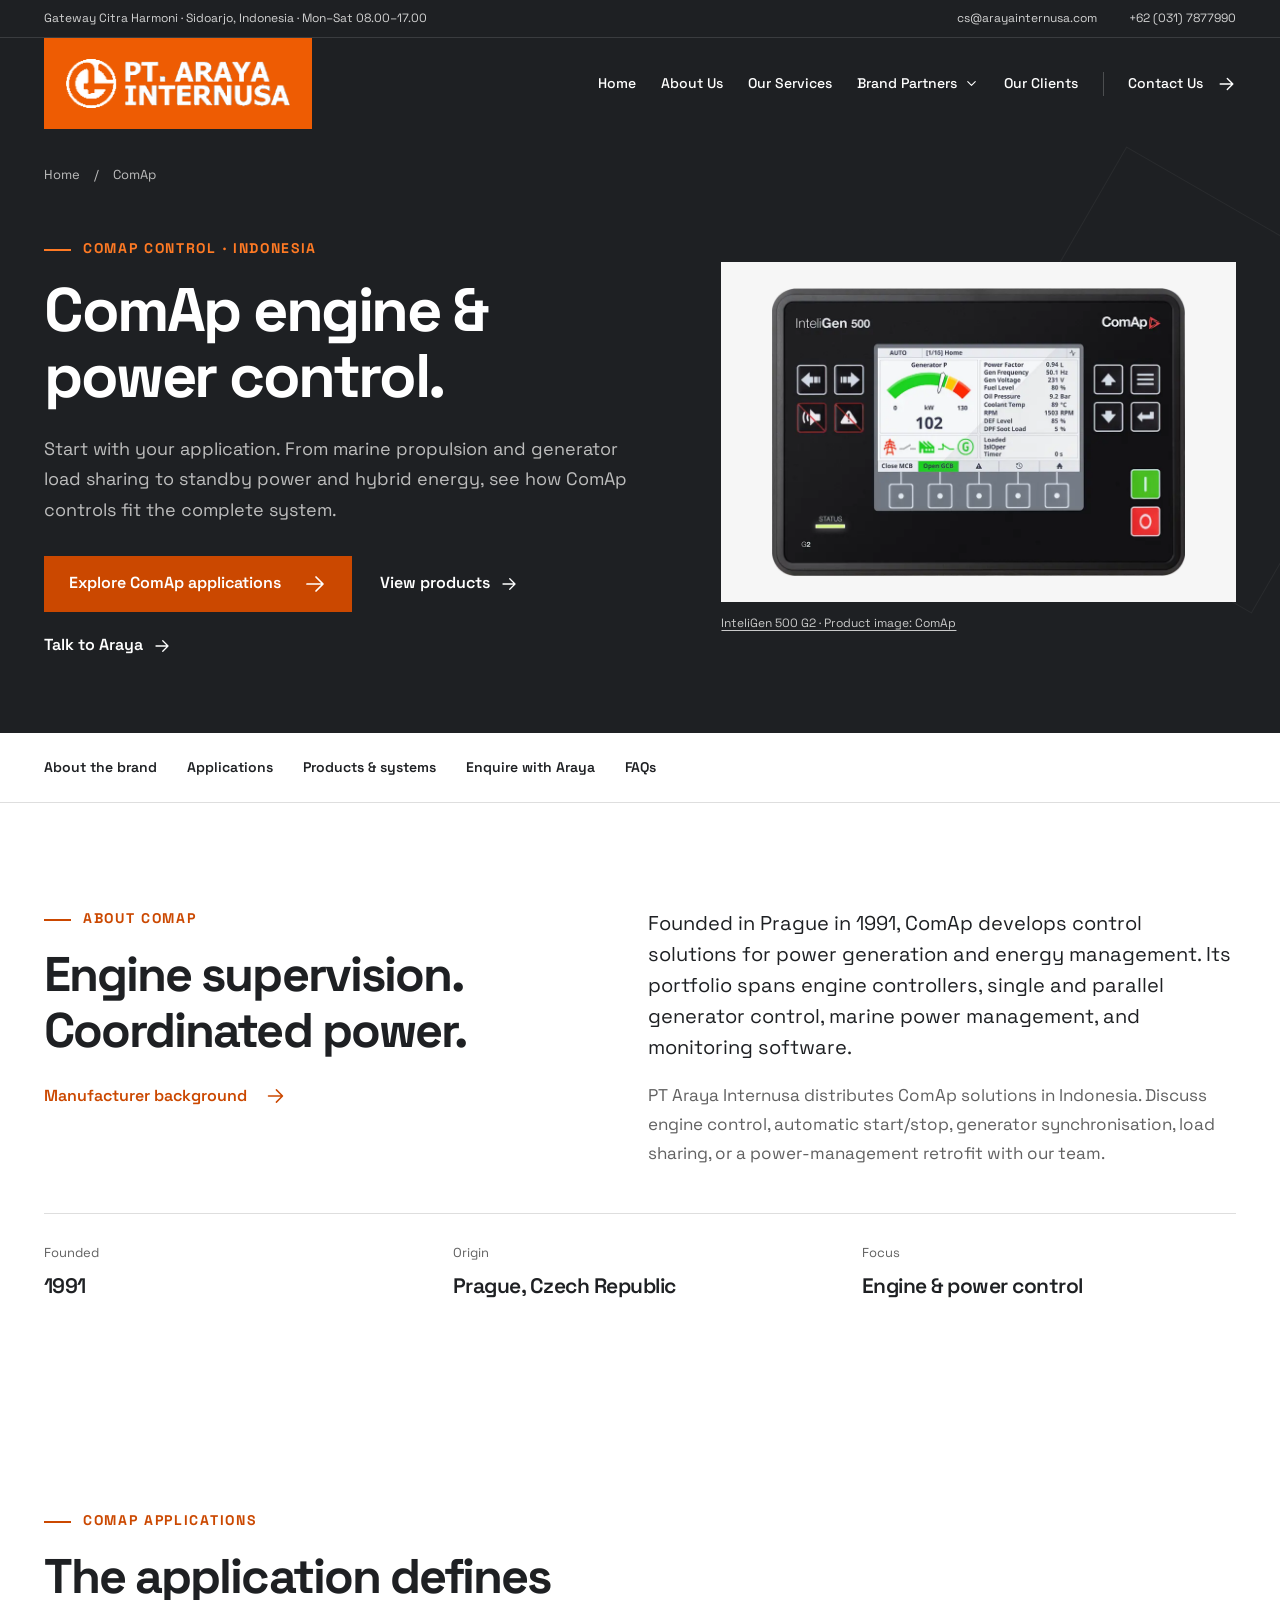
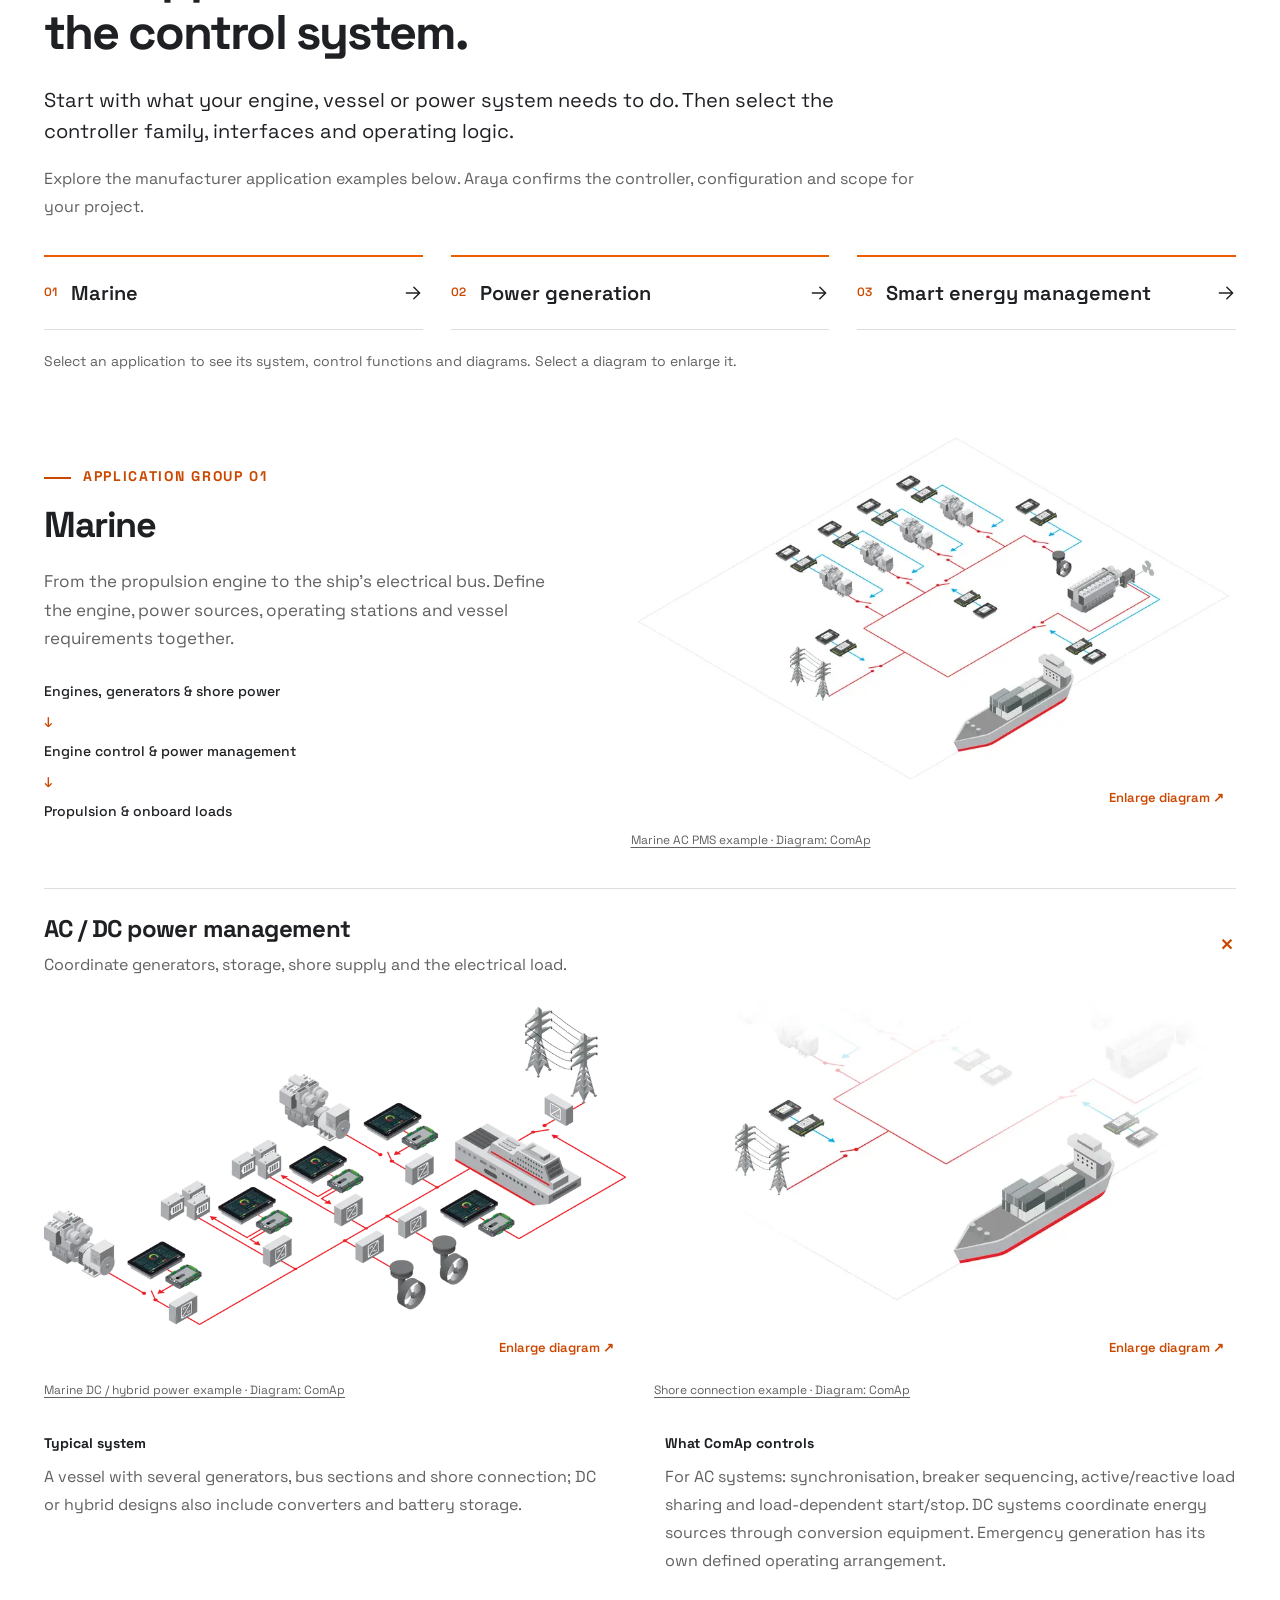
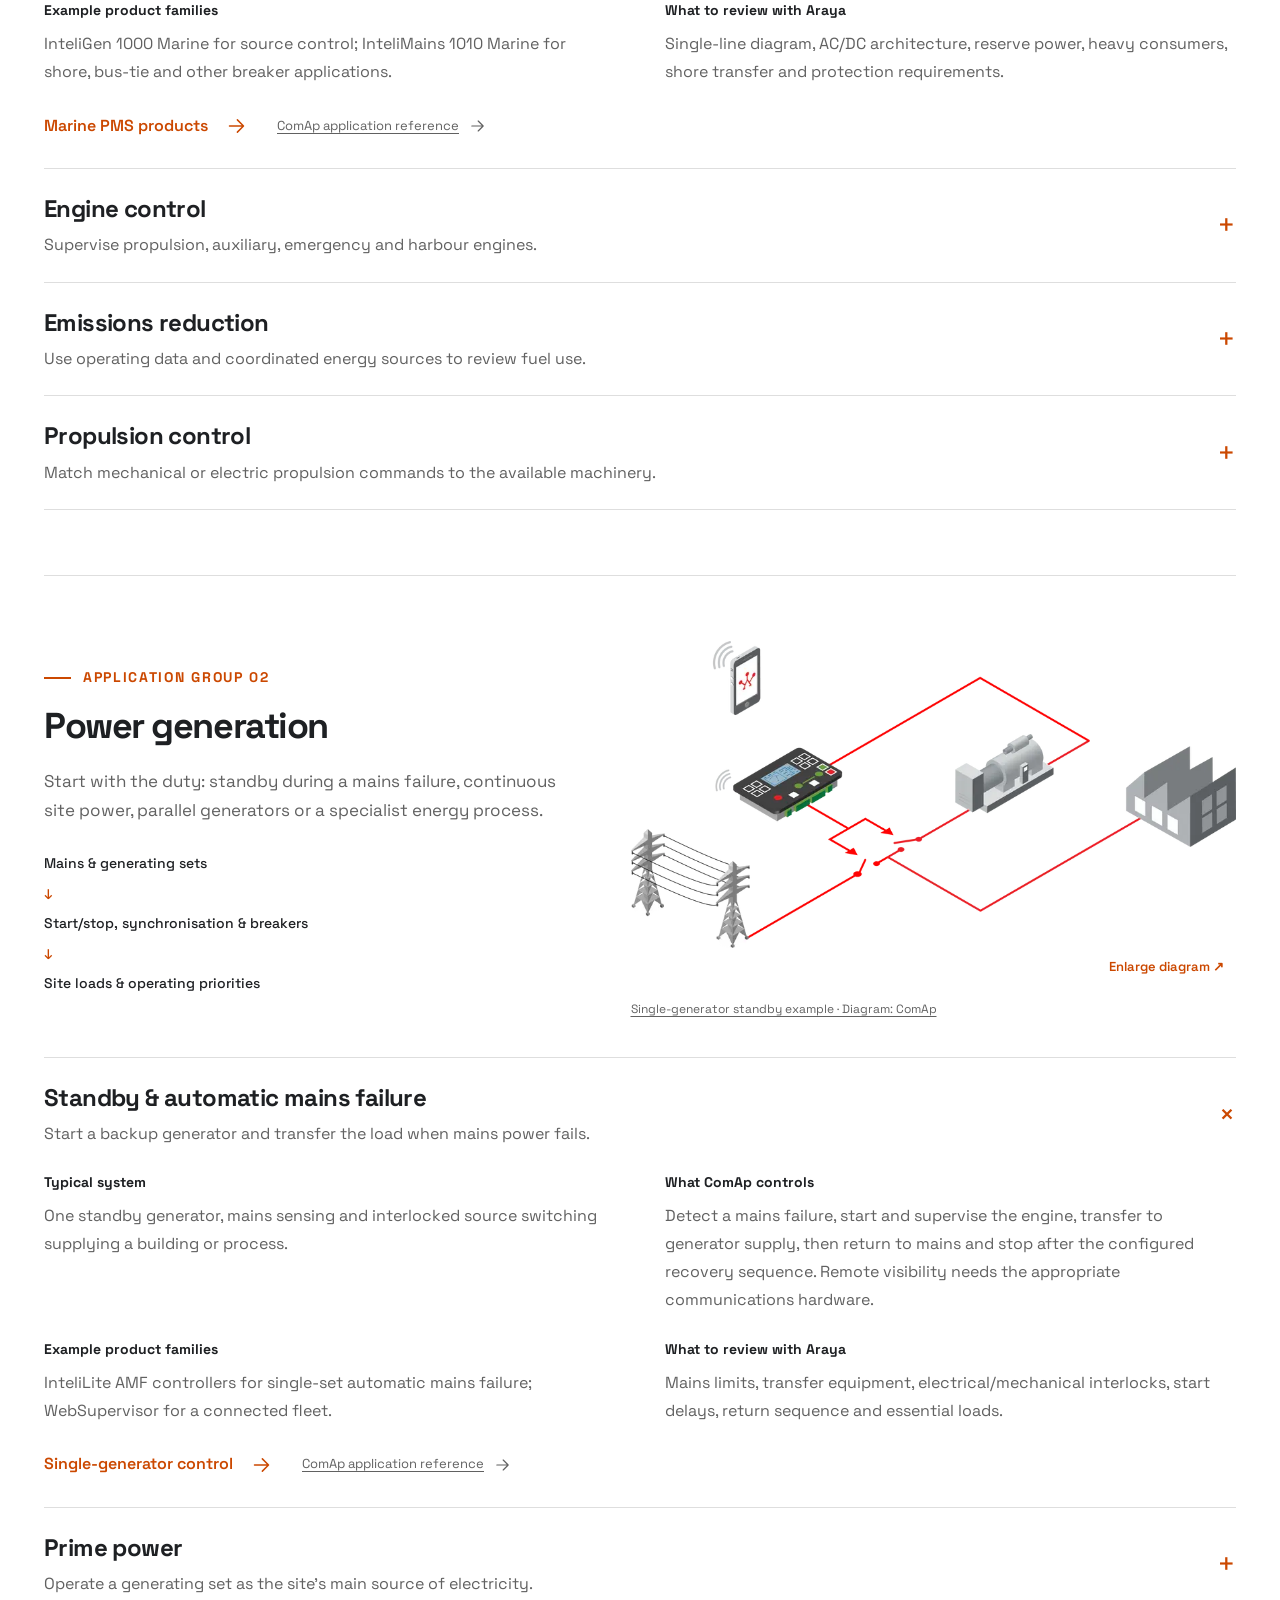
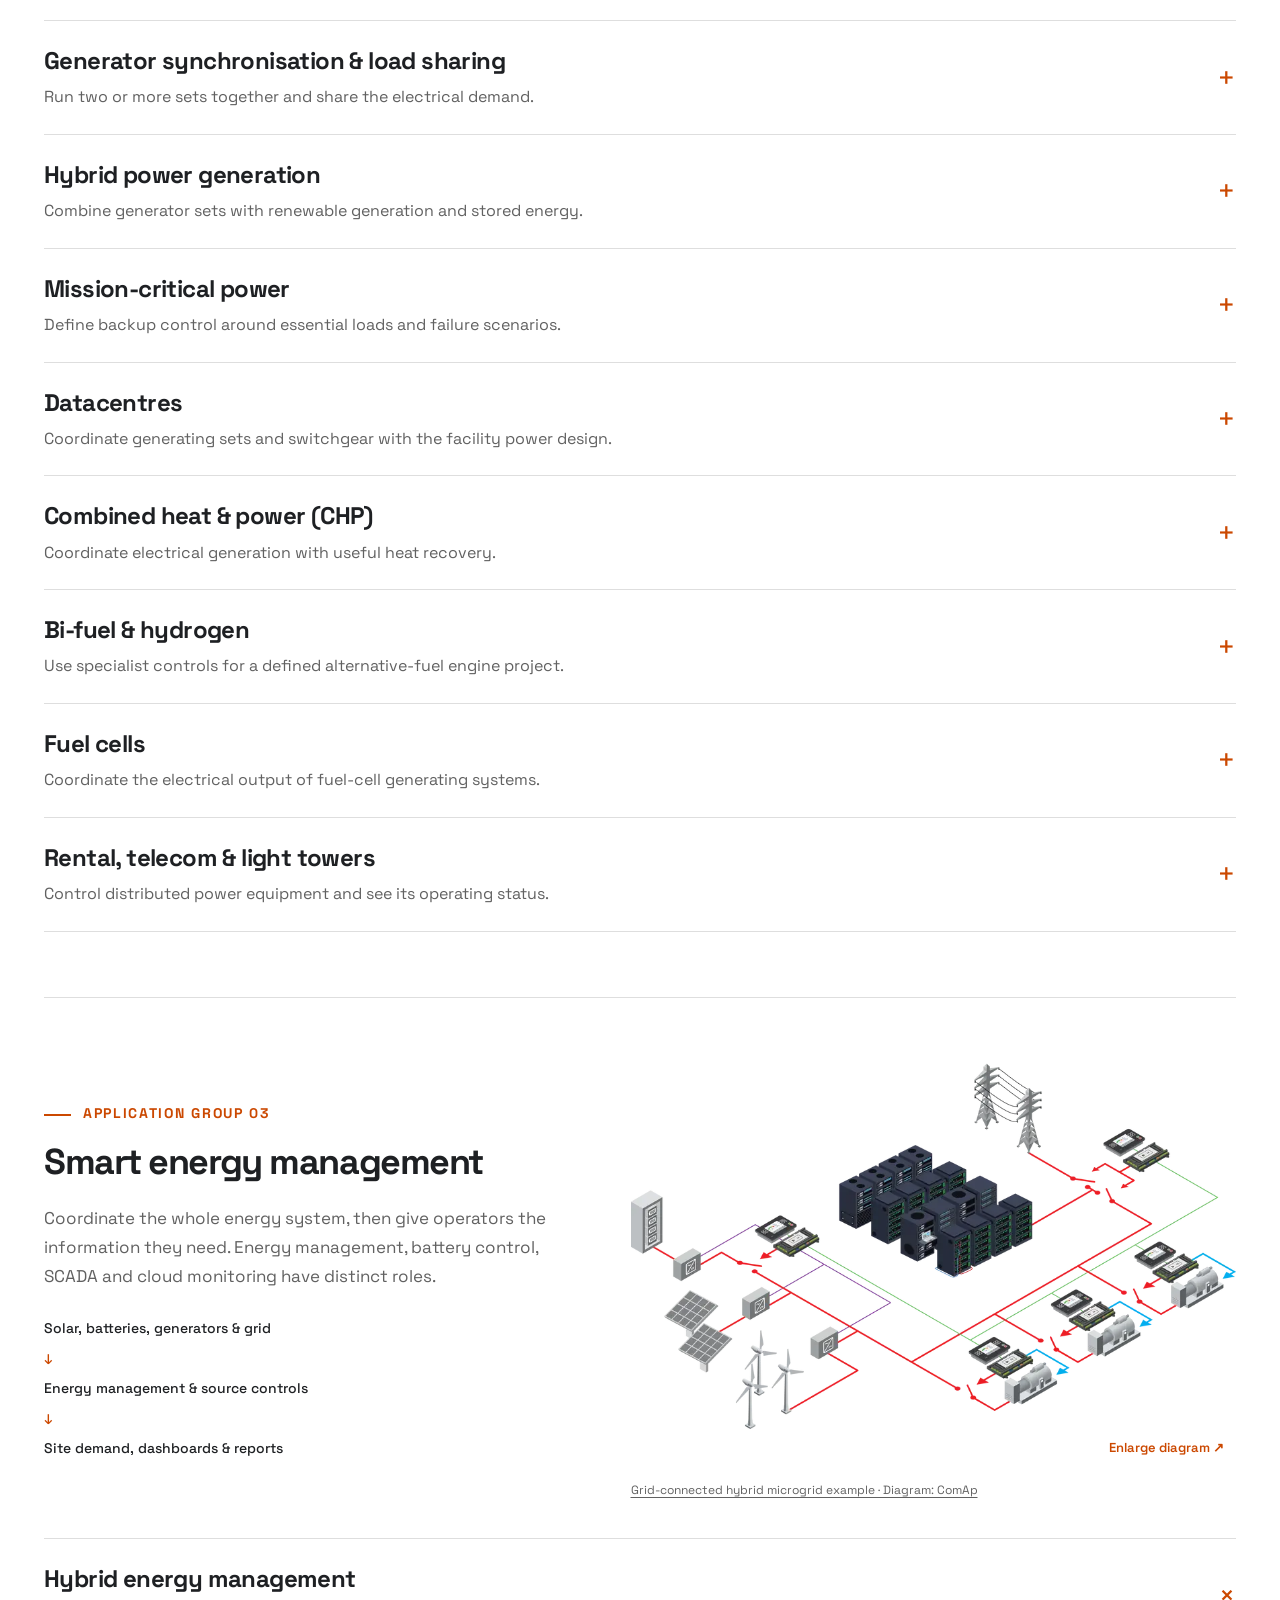
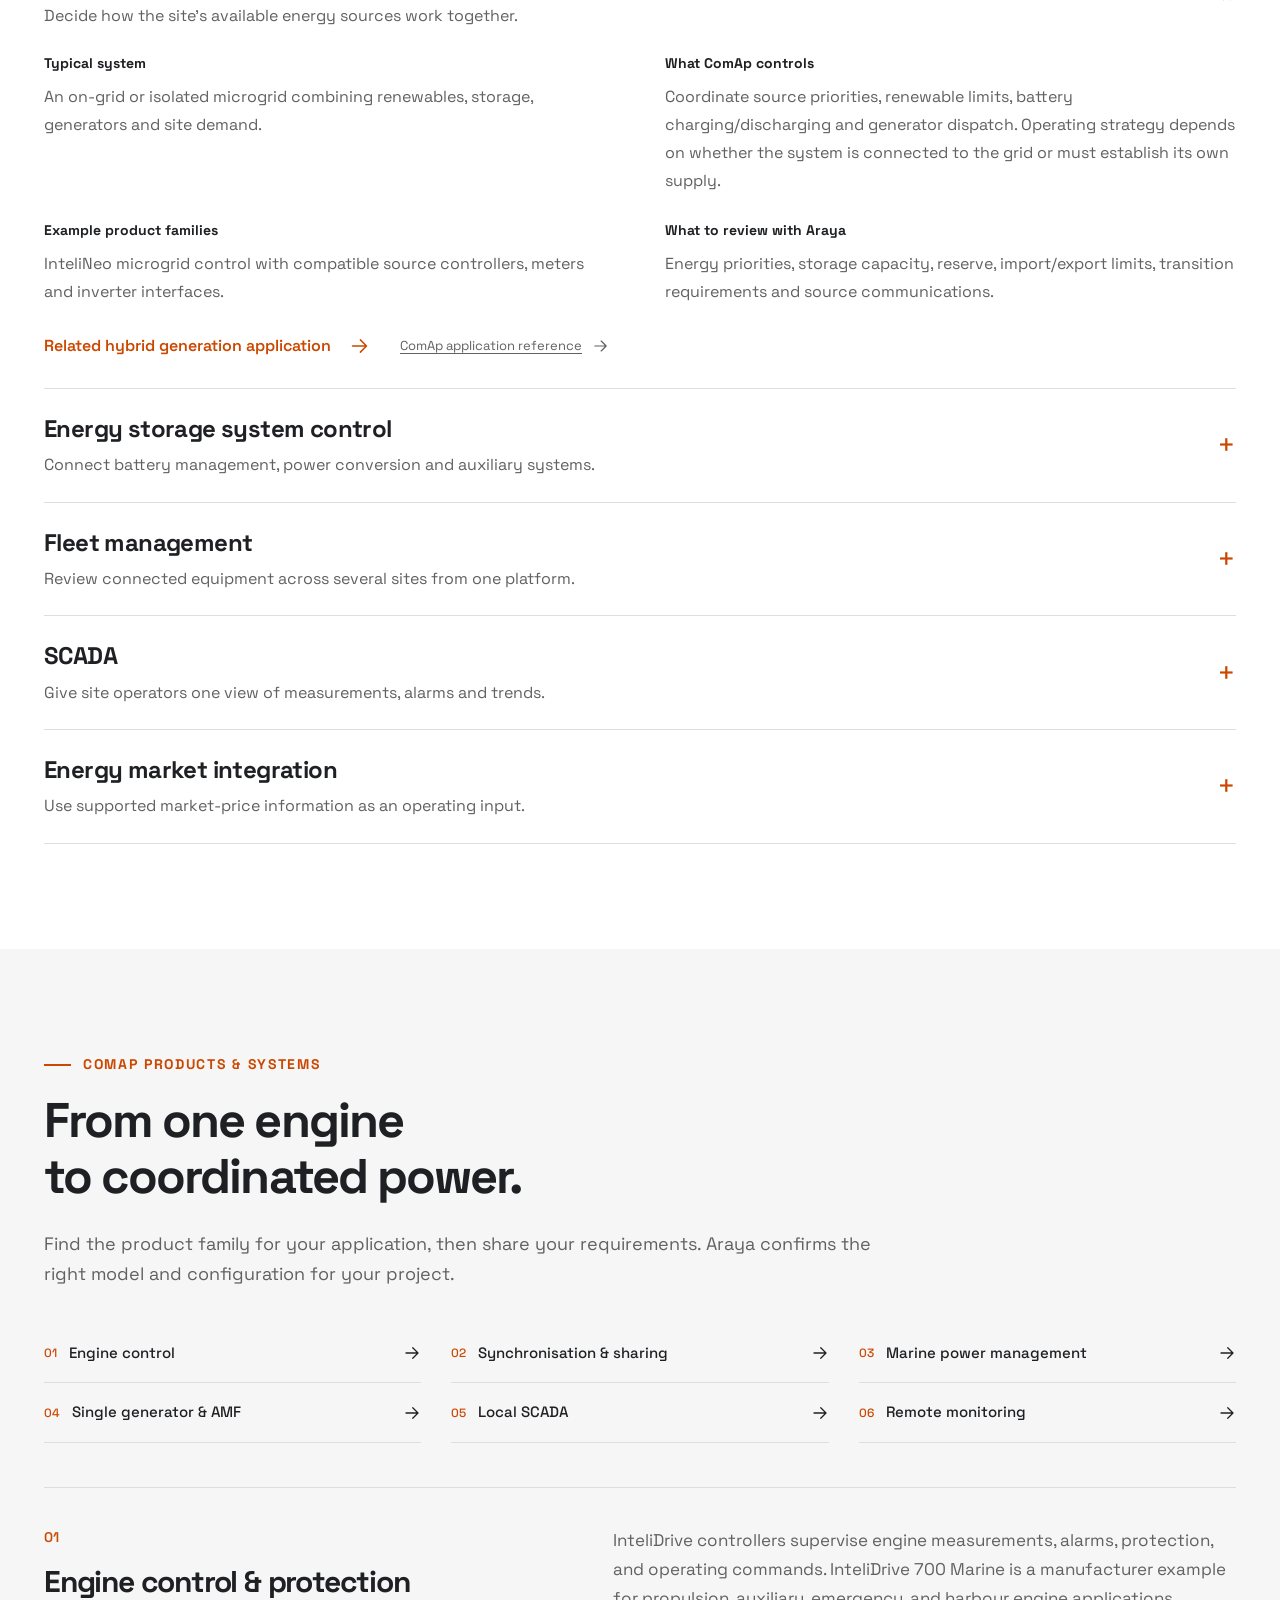
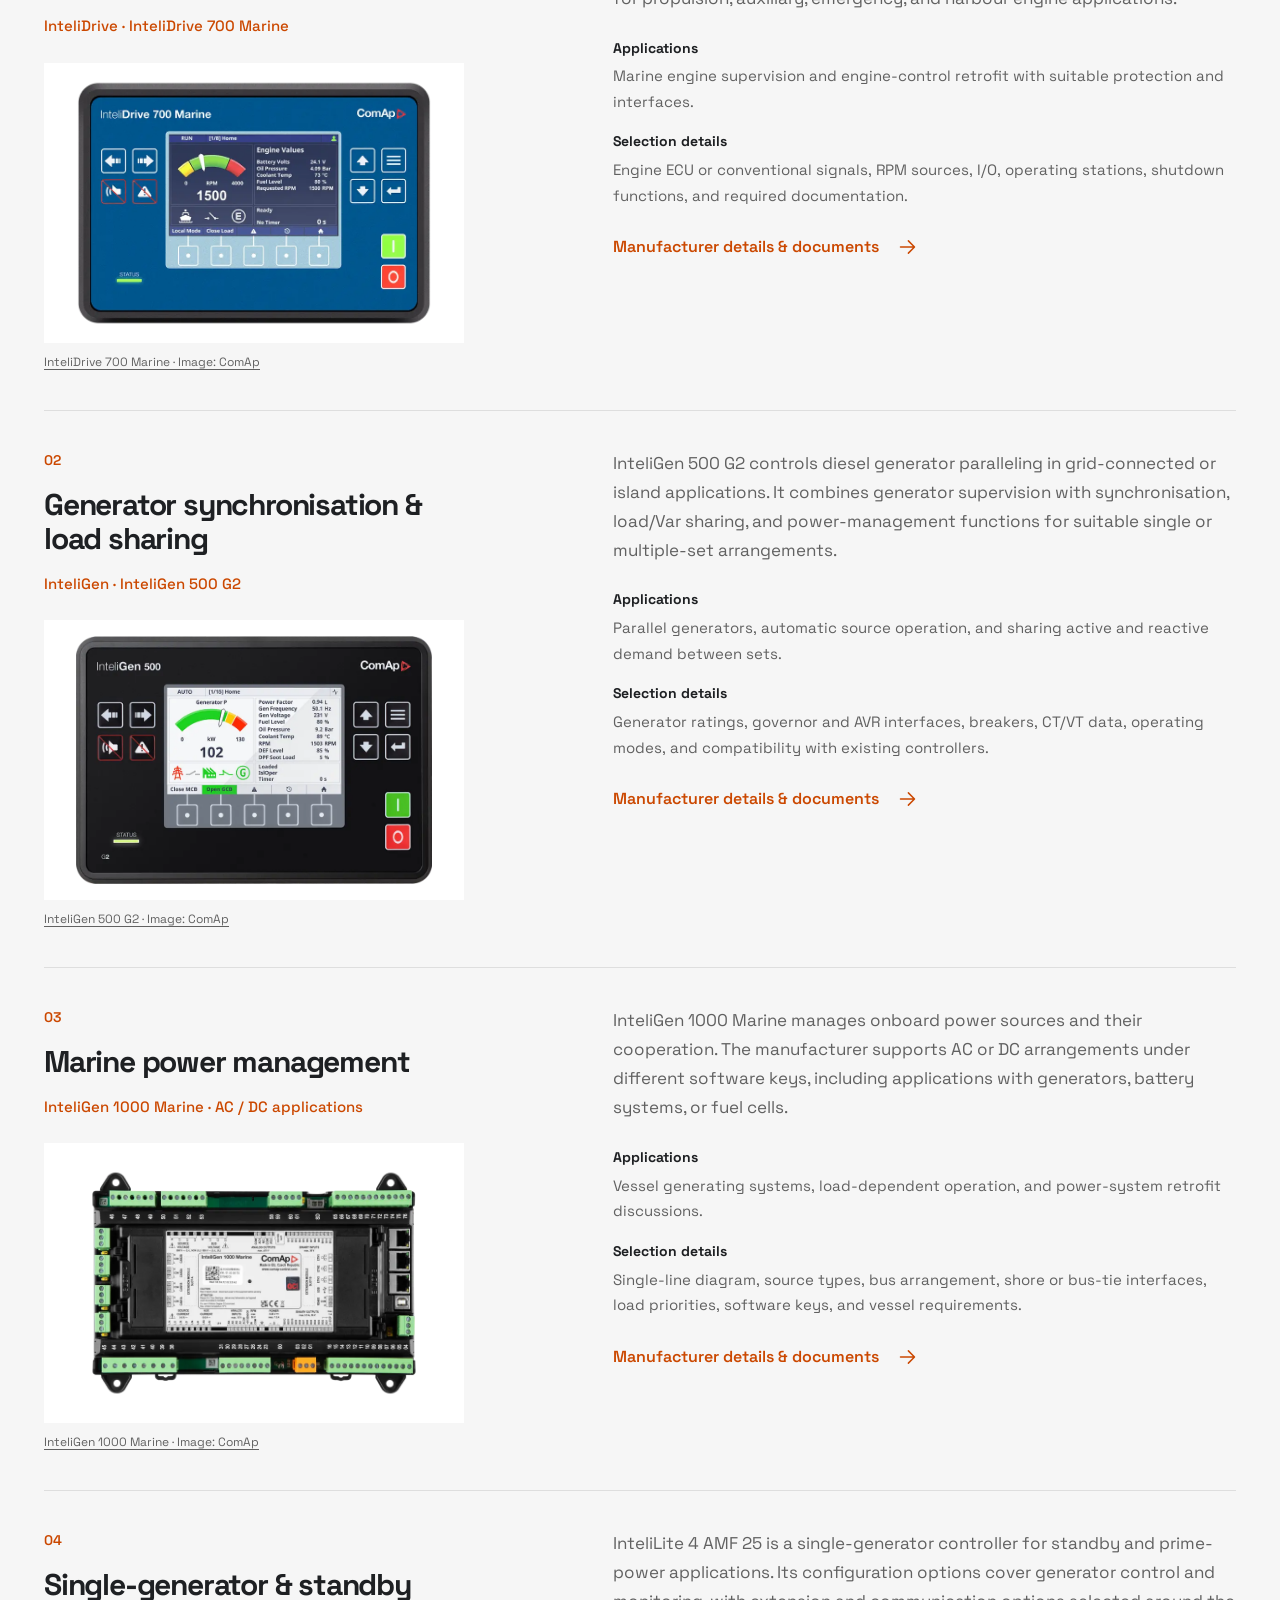
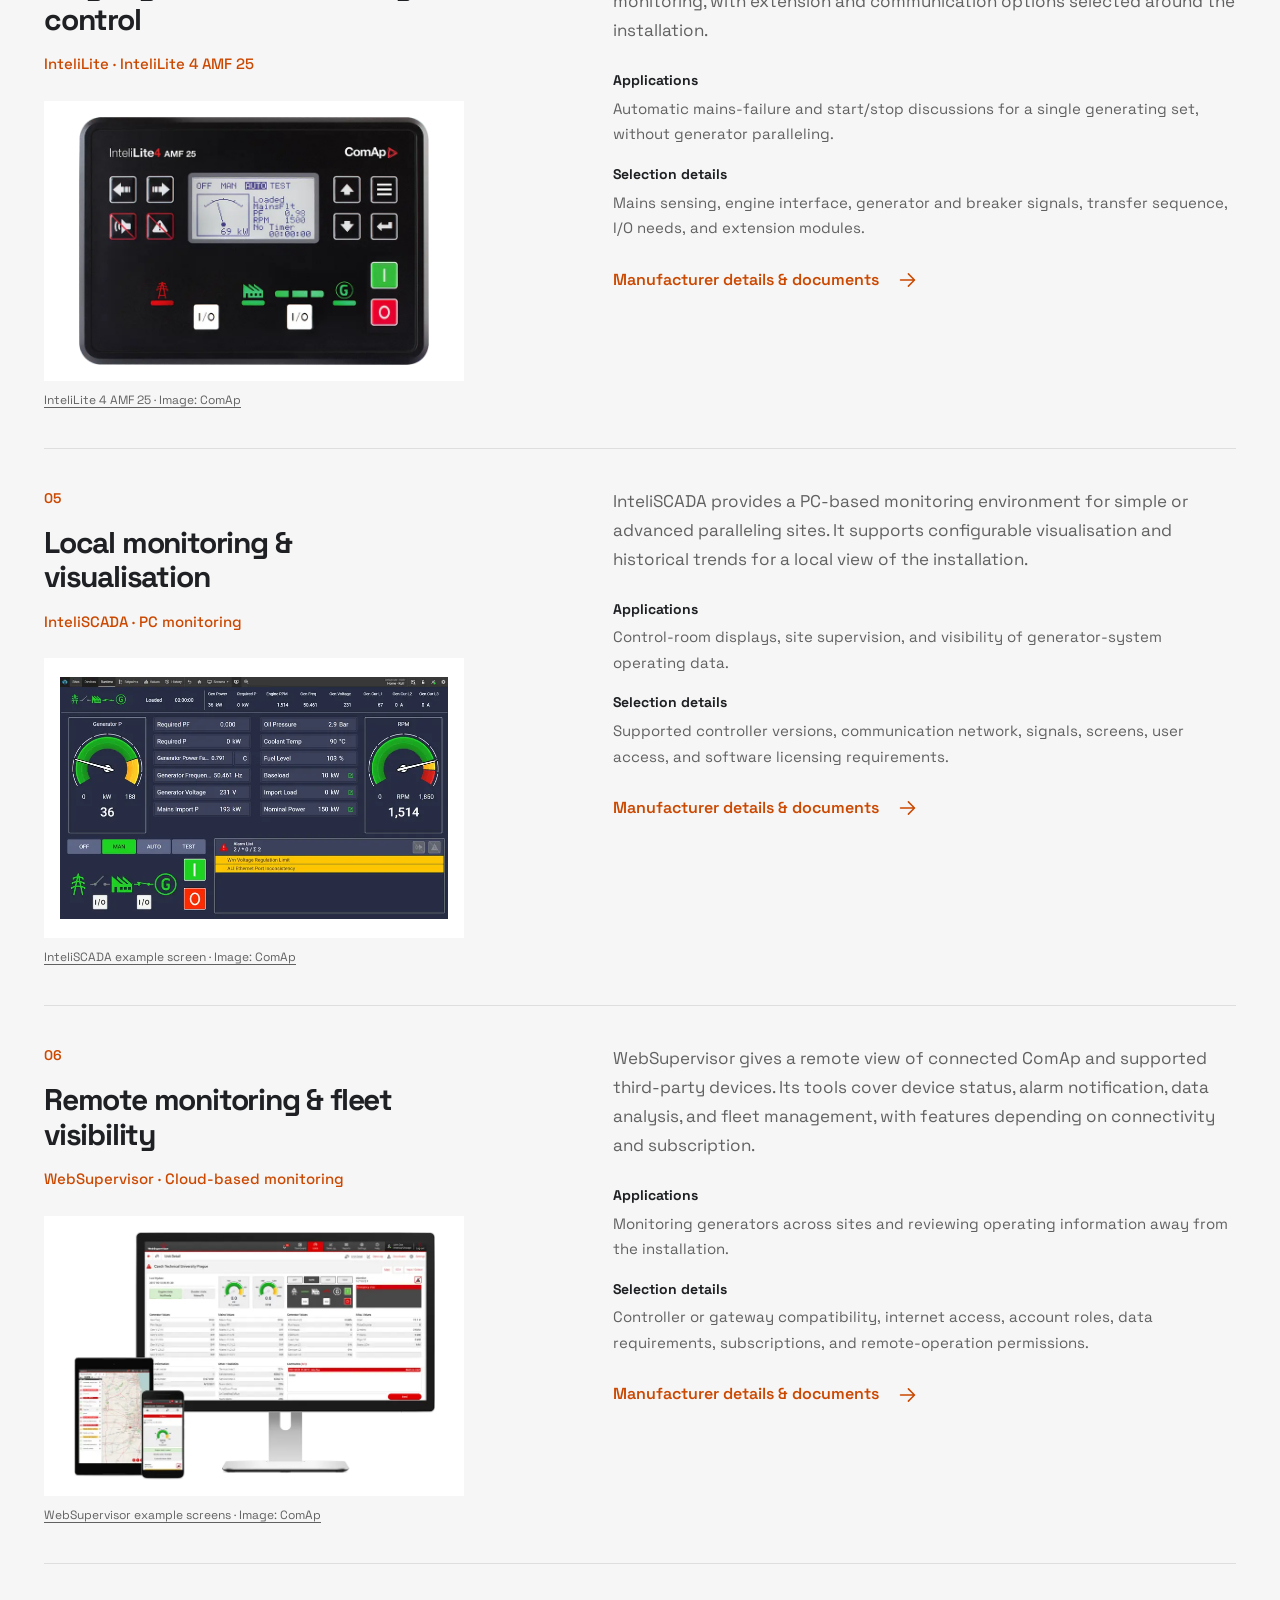
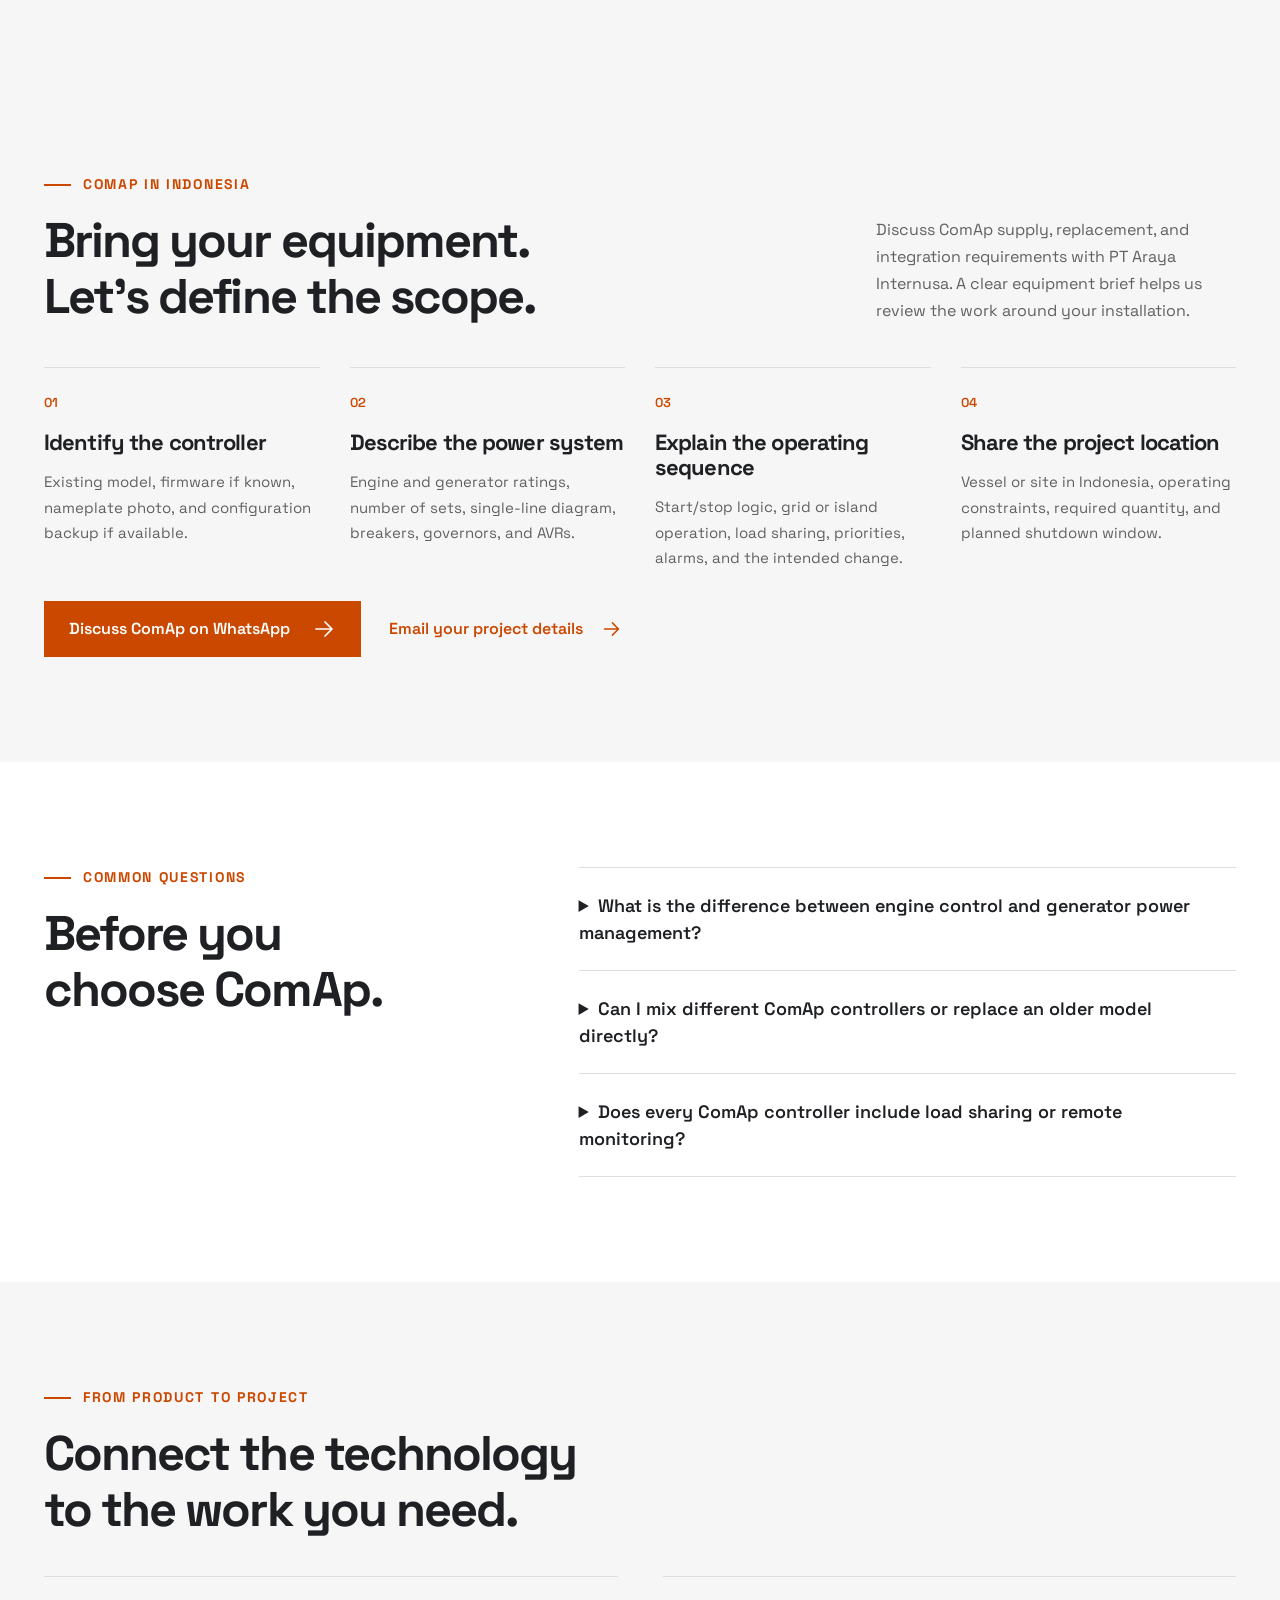
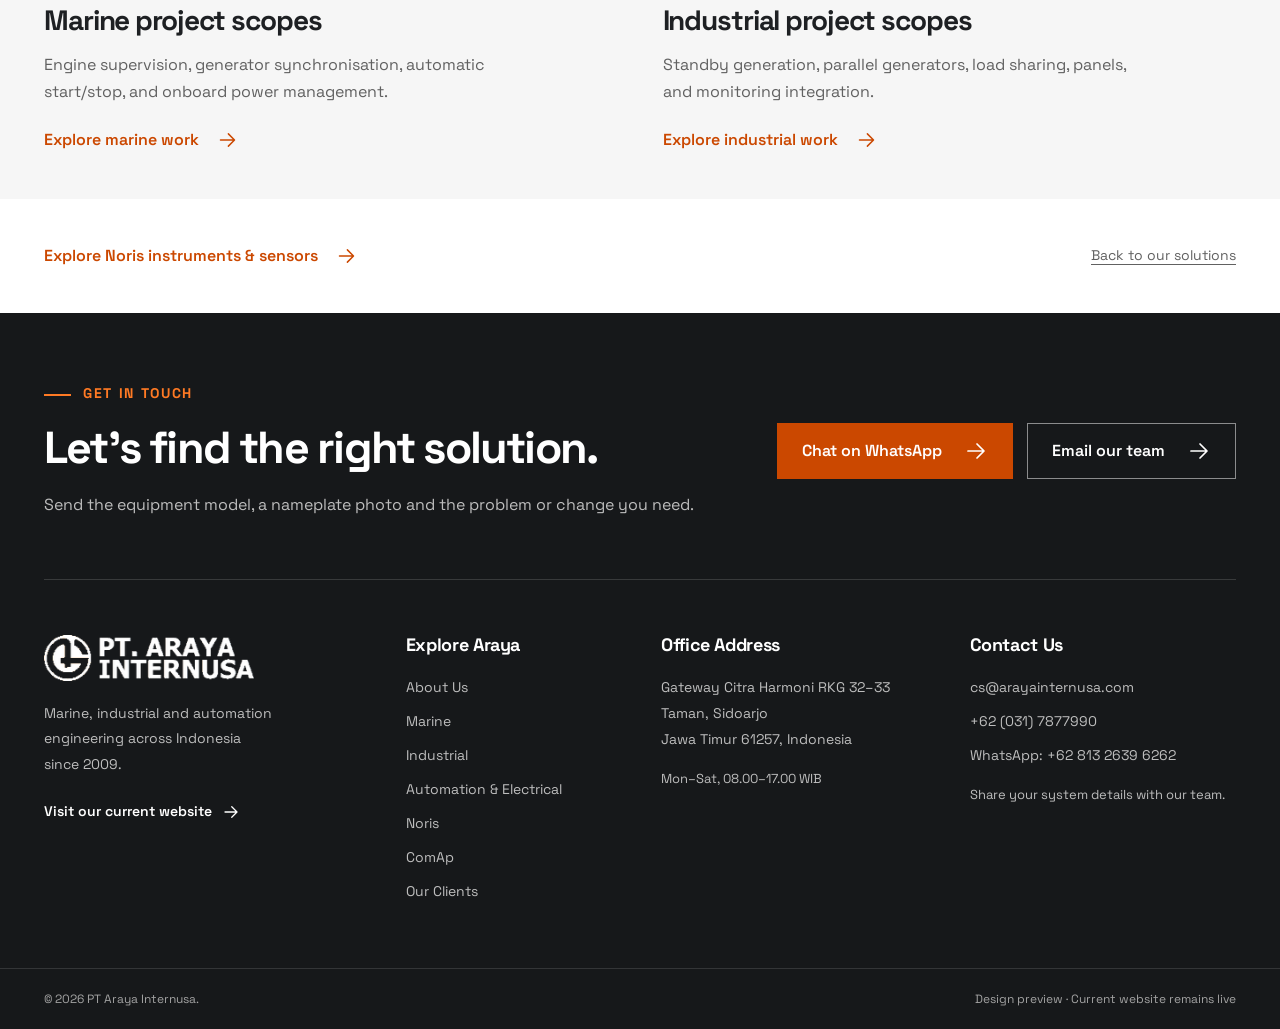
<file: public/comap/index.html>
<!doctype html>
<html lang="en">
<head>
  <meta charset="utf-8"><meta name="viewport" content="width=device-width, initial-scale=1">
  <script>document.documentElement.classList.add('js')</script>
  <title>ComAp Distributor Indonesia: Engine &amp; Genset Control | Araya</title>
  <meta name="description" content="ComAp distributor in Indonesia: marine engine and power control, standby and parallel generator control, load sharing, hybrid energy, SCADA and monitoring.">
  <meta name="robots" content="noindex, nofollow">
  <meta name="theme-color" content="#1e2023">
  <link rel="canonical" href="https://hakiimm8.github.io/arayaweb/comap/">
  <meta property="og:site_name" content="PT Araya Internusa">
  <meta property="og:title" content="ComAp Distributor Indonesia: Engine &amp; Genset Control | Araya">
  <meta property="og:description" content="ComAp distributor in Indonesia: marine engine and power control, standby and parallel generator control, load sharing, hybrid energy, SCADA and monitoring.">
  <meta property="og:type" content="website"><meta property="og:url" content="https://hakiimm8.github.io/arayaweb/comap/">
  <meta property="og:image" content="https://hakiimm8.github.io/arayaweb/assets/images/og-araya.jpg"><meta property="og:image:width" content="1200"><meta property="og:image:height" content="630">
  <meta name="twitter:card" content="summary_large_image">
  <link rel="icon" href="../assets/images/favicon.png">
  <link rel="preload" href="../assets/fonts/space-grotesk.woff2" as="font" type="font/woff2" crossorigin>
  <link rel="stylesheet" href="../assets/site.css?v=2e2316f7ac">
  <script src="../assets/site.js?v=85af2cdc4a" defer></script>
  <script type="application/ld+json">{"@context": "https://schema.org", "@graph": [{"@type": "ProfessionalService", "@id": "https://hakiimm8.github.io/arayaweb/#organization", "name": "PT Araya Internusa", "alternateName": "Araya Internusa", "url": "https://arayainternusa.co.id/araya/", "logo": "https://hakiimm8.github.io/arayaweb/assets/images/araya-logo.png", "image": "https://hakiimm8.github.io/arayaweb/assets/images/og-araya.jpg", "description": "Marine, industrial and automation engineering company in Sidoarjo, Indonesia: repair, retrofit, supply and system integration since 2009.", "email": "cs@arayainternusa.com", "telephone": "+62-31-7877990", "foundingDate": "2009", "founder": {"@type": "Person", "name": "Arif Fatkur Rohman"}, "address": {"@type": "PostalAddress", "streetAddress": "Gateway Citra Harmoni RKG 32–33", "addressLocality": "Taman, Sidoarjo", "addressRegion": "Jawa Timur", "postalCode": "61257", "addressCountry": "ID"}, "openingHoursSpecification": {"@type": "OpeningHoursSpecification", "dayOfWeek": ["Monday", "Tuesday", "Wednesday", "Thursday", "Friday", "Saturday"], "opens": "08:00", "closes": "17:00"}, "areaServed": {"@type": "Country", "name": "Indonesia"}, "knowsAbout": ["Marine automation", "Ship electrical systems", "Generator synchronisation", "PLC and SCADA", "Industrial machinery repair", "Crane repair", "Hazardous-area electrical equipment", "Noris", "ComAp"]}, {"@type": "BreadcrumbList", "itemListElement": [{"@type": "ListItem", "position": 1, "name": "Home", "item": "https://hakiimm8.github.io/arayaweb/"}, {"@type": "ListItem", "position": 2, "name": "ComAp", "item": "https://hakiimm8.github.io/arayaweb/comap/"}]}, {"@type": "FAQPage", "mainEntity": [{"@type": "Question", "name": "What is the difference between engine control and generator power management?", "acceptedAnswer": {"@type": "Answer", "text": "Engine control supervises the engine, including measurements, commands, alarms, and protection. Generator power management coordinates electrical sources and their breakers, including synchronisation and load sharing where required. Some projects need both functions and a defined interface between them."}}, {"@type": "Question", "name": "Can I mix different ComAp controllers or replace an older model directly?", "acceptedAnswer": {"@type": "Answer", "text": "Compatibility is specific to the controller family, firmware, communication method, wiring, and operating sequence. A similar panel size does not establish compatibility. Share the existing models and configuration so a migration can be reviewed before hardware is selected."}}, {"@type": "Question", "name": "Does every ComAp controller include load sharing or remote monitoring?", "acceptedAnswer": {"@type": "Answer", "text": "No. Features vary between controller families, software options, extension modules, and communication arrangements. InteliLite single-set control, InteliGen paralleling, and WebSupervisor cloud monitoring address different requirements. Confirm the complete configuration, licensing, and connectivity for your project."}}]}]}</script>
</head>
<body>
<a class="skip-link" href="#main">Skip to content</a>
<header class="site-header">
  <div class="utility"><div class="container utility-inner"><span>Gateway Citra Harmoni · Sidoarjo, Indonesia · Mon–Sat 08.00–17.00</span><a href="mailto:cs@arayainternusa.com">cs@arayainternusa.com</a><a href="tel:+62317877990">+62 (031) 7877990</a></div></div>
  <div class="container navigation">
    <a class="brand" href="../index.html" aria-label="PT Araya Internusa home"><img src="../assets/images/araya-logo-transparent.png" alt="PT Araya Internusa" width="238" height="52"></a>
    <button class="menu-toggle" type="button" aria-expanded="false" aria-controls="main-navigation"><span>Menu</span><svg viewBox="0 0 24 24" aria-hidden="true"><path d="M3 6h18M3 12h18M3 18h18"/></svg></button>
    <nav class="main-nav" id="main-navigation" aria-label="Main navigation">
      <a href="../index.html">Home</a><a href="../index.html#about">About Us</a><a href="../index.html#services">Our Services</a><details class="brand-menu"><summary>Brand Partners<svg viewBox="0 0 24 24" aria-hidden="true"><path d="m6 9 6 6 6-6"/></svg></summary><ul class="brand-dropdown"><li><a href="../noris/">Noris</a></li><li><a href="../comap/">ComAp</a></li></ul></details><a href="../index.html#clients">Our Clients</a>
      <a class="nav-contact" href="../index.html#contact">Contact Us <svg viewBox="0 0 24 24" aria-hidden="true"><path d="M4 12h15M13 5l7 7-7 7"/></svg></a>
    </nav>
  </div>
</header>
<main id="main"><section class="brand-hero brand-landing"><div class="container">
      <nav class="breadcrumb" aria-label="Breadcrumb"><a href="../index.html">Home</a><span aria-hidden="true">/</span><span>ComAp</span></nav>
      <div class="brand-landing-grid"><div><p class="eyebrow">COMAP CONTROL · INDONESIA</p><h1>ComAp engine &amp;<br>power control.</h1><p class="brand-intro">Start with your application. From marine propulsion and generator load sharing to standby power and hybrid energy, see how ComAp controls fit the complete system.</p><div class="brand-actions"><a class="button" href="#applications">Explore ComAp applications <svg viewBox="0 0 24 24" aria-hidden="true"><path d="M4 12h15M13 5l7 7-7 7"/></svg></a><a class="text-link light" href="#portfolio">View products <svg viewBox="0 0 24 24" aria-hidden="true"><path d="M4 12h15M13 5l7 7-7 7"/></svg></a><a class="text-link light" href="#araya-support">Talk to Araya <svg viewBox="0 0 24 24" aria-hidden="true"><path d="M4 12h15M13 5l7 7-7 7"/></svg></a></div></div>
      <figure class="product-figure hero-product"><img src="../assets/images/comap-inteligen-500-g2.webp" alt="ComAp InteliGen 500 G2 generator paralleling controller, manufacturer product image" width="850" height="592" fetchpriority="high"><figcaption><a href="https://www.comap-control.com/products/controllers/paralleling-gen-set-controllers/inteligen/inteligen-500-g2/">InteliGen 500 G2 · Product image: ComAp</a></figcaption></figure></div>
    </div></section>
    <nav class="brand-contents" aria-label="ComAp page sections"><div class="container"><a href="#about-brand">About the brand</a><a href="#applications">Applications</a><a href="#portfolio">Products & systems</a><a href="#araya-support">Enquire with Araya</a><a href="#brand-faq">FAQs</a></div></nav>
    <section class="section" id="about-brand"><div class="container"><div class="brand-profile"><div><p class="eyebrow">ABOUT COMAP</p><h2>Engine supervision.<br>Coordinated power.</h2><a class="text-link" href="https://www.comap-control.com/about/35-years-comap/">Manufacturer background <svg viewBox="0 0 24 24" aria-hidden="true"><path d="M4 12h15M13 5l7 7-7 7"/></svg></a></div><div><p class="lead">Founded in Prague in 1991, ComAp develops control solutions for power generation and energy management. Its portfolio spans engine controllers, single and parallel generator control, marine power management, and monitoring software.</p><p>PT Araya Internusa distributes ComAp solutions in Indonesia. Discuss engine control, automatic start/stop, generator synchronisation, load sharing, or a power-management retrofit with our team.</p></div></div><dl class="brand-facts"><div><dt>Founded</dt><dd>1991</dd></div><div><dt>Origin</dt><dd>Prague, Czech Republic</dd></div><div><dt>Focus</dt><dd>Engine &amp; power control</dd></div></dl></div></section>
<section class="section application-guide" id="applications"><div class="container"><p class="eyebrow">COMAP APPLICATIONS</p><h2>The application defines<br>the control system.</h2><p class="lead application-guide-intro">Start with what your engine, vessel or power system needs to do. Then select the controller family, interfaces and operating logic.</p><p class="application-scope">Explore the manufacturer application examples below. Araya confirms the controller, configuration and scope for your project.</p><nav class="application-index" aria-label="ComAp application groups"><a href="#marine-applications"><span>01</span>Marine<svg viewBox="0 0 24 24" aria-hidden="true"><path d="M4 12h15M13 5l7 7-7 7"/></svg></a><a href="#power-generation-applications"><span>02</span>Power generation<svg viewBox="0 0 24 24" aria-hidden="true"><path d="M4 12h15M13 5l7 7-7 7"/></svg></a><a href="#energy-management-applications"><span>03</span>Smart energy management<svg viewBox="0 0 24 24" aria-hidden="true"><path d="M4 12h15M13 5l7 7-7 7"/></svg></a></nav><p class="application-hint">Select an application to see its system, control functions and diagrams. Select a diagram to enlarge it.</p><section class="application-group" id="marine-applications" aria-labelledby="marine-applications-heading"><div class="application-group-intro"><div><p class="eyebrow">APPLICATION GROUP 01</p><h3 id="marine-applications-heading">Marine</h3><p>From the propulsion engine to the ship’s electrical bus. Define the engine, power sources, operating stations and vessel requirements together.</p><ol class="application-flow" aria-label="Conceptual system flow"><li>Engines, generators &amp; shore power</li><li>Engine control &amp; power management</li><li>Propulsion &amp; onboard loads</li></ol></div><figure class="application-diagram"><a class="diagram-trigger" href="../assets/images/comap-application-marine-pms.webp" target="_blank" rel="noopener" aria-label="Enlarge diagram: Marine AC PMS example" data-diagram-caption="Marine AC PMS example" data-diagram-brand="ComAp"><img src="../assets/images/comap-application-marine-pms.webp" alt="ComAp example marine AC power-management arrangement with generators, bus connections and shore supply" width="900" height="506" loading="lazy" decoding="async"><span class="diagram-enlarge" aria-hidden="true">Enlarge diagram ↗</span></a><figcaption><a href="https://www.comap-control.com/application-areas/marine/ac-dc-power-management/">Marine AC PMS example · Diagram: ComAp</a></figcaption></figure></div><div class="application-details"><details class="application-detail" id="marine-ac-dc-pms" open><summary><span><strong>AC / DC power management</strong><span>Coordinate generators, storage, shore supply and the electrical load.</span></span><span class="application-expand" aria-hidden="true">+</span></summary><div class="application-body"><div class="application-diagrams"><figure class="application-diagram"><a class="diagram-trigger" href="../assets/images/comap-diagram-marine-dc.webp" target="_blank" rel="noopener" aria-label="Enlarge diagram: Marine DC / hybrid power example" data-diagram-caption="Marine DC / hybrid power example" data-diagram-brand="ComAp"><img src="../assets/images/comap-diagram-marine-dc.webp" alt="ComAp example marine power arrangement connecting generator sources, conversion equipment, propulsion loads and shore supply" width="900" height="494" loading="lazy" decoding="async"><span class="diagram-enlarge" aria-hidden="true">Enlarge diagram ↗</span></a><figcaption><a href="https://www.comap-control.com/application-areas/marine/ac-dc-power-management/">Marine DC / hybrid power example · Diagram: ComAp</a></figcaption></figure><figure class="application-diagram"><a class="diagram-trigger" href="../assets/images/comap-diagram-shore-connection.webp" target="_blank" rel="noopener" aria-label="Enlarge diagram: Shore connection example" data-diagram-caption="Shore connection example" data-diagram-brand="ComAp"><img src="../assets/images/comap-diagram-shore-connection.webp" alt="ComAp marine shore-connection diagram highlighting the shore supply, controller and vessel bus" width="900" height="506" loading="lazy" decoding="async"><span class="diagram-enlarge" aria-hidden="true">Enlarge diagram ↗</span></a><figcaption><a href="https://www.comap-control.com/application-areas/marine/ac-dc-power-management/">Shore connection example · Diagram: ComAp</a></figcaption></figure></div><dl><div><dt>Typical system</dt><dd>A vessel with several generators, bus sections and shore connection; DC or hybrid designs also include converters and battery storage.</dd></div><div><dt>What ComAp controls</dt><dd>For AC systems: synchronisation, breaker sequencing, active/reactive load sharing and load-dependent start/stop. DC systems coordinate energy sources through conversion equipment. Emergency generation has its own defined operating arrangement.</dd></div><div><dt>Example product families</dt><dd>InteliGen 1000 Marine for source control; InteliMains 1010 Marine for shore, bus-tie and other breaker applications.</dd></div><div><dt>What to review with Araya</dt><dd>Single-line diagram, AC/DC architecture, reserve power, heavy consumers, shore transfer and protection requirements.</dd></div></dl><div class="application-links"><a class="text-link" href="#marine-power-management">Marine PMS products<svg viewBox="0 0 24 24" aria-hidden="true"><path d="M4 12h15M13 5l7 7-7 7"/></svg></a><a class="application-source" href="https://www.comap-control.com/application-areas/marine/ac-dc-power-management/">ComAp application reference <svg viewBox="0 0 24 24" aria-hidden="true"><path d="M4 12h15M13 5l7 7-7 7"/></svg></a></div></div></details><details class="application-detail" id="marine-engine-supervision"><summary><span><strong>Engine control</strong><span>Supervise propulsion, auxiliary, emergency and harbour engines.</span></span><span class="application-expand" aria-hidden="true">+</span></summary><div class="application-body"><div class="application-diagrams"><figure class="application-diagram"><a class="diagram-trigger" href="../assets/images/comap-diagram-auxiliary-engine.webp" target="_blank" rel="noopener" aria-label="Enlarge diagram: Auxiliary engine control example" data-diagram-caption="Auxiliary engine control example" data-diagram-brand="ComAp"><img src="../assets/images/comap-diagram-auxiliary-engine.webp" alt="ComAp marine auxiliary-engine supervision example showing engine controllers and onboard system connections" width="900" height="506" loading="lazy" decoding="async"><span class="diagram-enlarge" aria-hidden="true">Enlarge diagram ↗</span></a><figcaption><a href="https://www.comap-control.com/application-areas/marine/engine-control/">Auxiliary engine control example · Diagram: ComAp</a></figcaption></figure></div><dl><div><dt>Typical system</dt><dd>An engine with an electronic ECU or conventional sensors, local controls and remote operating displays.</dd></div><div><dt>What ComAp controls</dt><dd>Read speed and engine measurements, manage start/stop commands, display alarms and execute configured protection. Auxiliary equipment such as pre-lubrication pumps can be included in the agreed sequence.</dd></div><div><dt>Example product families</dt><dd>InteliDrive marine controllers, including InteliDrive 700 Marine; suitable I/O, displays and protection equipment.</dd></div><div><dt>What to review with Araya</dt><dd>Engine interfaces, signal list, local/remote authority, alarm and shutdown matrix, and operating stations.</dd></div></dl><div class="application-links"><a class="text-link" href="#engine-control">Engine-control products<svg viewBox="0 0 24 24" aria-hidden="true"><path d="M4 12h15M13 5l7 7-7 7"/></svg></a><a class="application-source" href="https://www.comap-control.com/application-areas/marine/engine-control/">ComAp application reference <svg viewBox="0 0 24 24" aria-hidden="true"><path d="M4 12h15M13 5l7 7-7 7"/></svg></a></div></div></details><details class="application-detail" id="marine-emissions"><summary><span><strong>Emissions reduction</strong><span>Use operating data and coordinated energy sources to review fuel use.</span></span><span class="application-expand" aria-hidden="true">+</span></summary><div class="application-body"><dl><div><dt>Typical system</dt><dd>A conventional or hybrid vessel with engine measurements, fuel data and, where fitted, batteries or alternative-fuel equipment.</dd></div><div><dt>What ComAp controls</dt><dd>Log operating data for comparison, coordinate hybrid power sources and support configured operating strategies. Bi-fuel operation uses dedicated fuel-control equipment alongside the controller.</dd></div><div><dt>Example product families</dt><dd>Marine PMS, engine control, data logging and specialist bi-fuel solutions selected for the installation.</dd></div><div><dt>What to review with Araya</dt><dd>Measured baseline, duty cycle, available signals, fuel system and the proposed operating strategy. Savings depend on the actual system.</dd></div></dl><div class="application-links"><a class="text-link" href="#marine-power-management">Marine power control<svg viewBox="0 0 24 24" aria-hidden="true"><path d="M4 12h15M13 5l7 7-7 7"/></svg></a><a class="text-link" href="#remote-monitoring">Remote monitoring<svg viewBox="0 0 24 24" aria-hidden="true"><path d="M4 12h15M13 5l7 7-7 7"/></svg></a><a class="application-source" href="https://www.comap-control.com/application-areas/marine/emission-reduction/">ComAp application reference <svg viewBox="0 0 24 24" aria-hidden="true"><path d="M4 12h15M13 5l7 7-7 7"/></svg></a></div></div></details><details class="application-detail" id="marine-propulsion"><summary><span><strong>Propulsion control</strong><span>Match mechanical or electric propulsion commands to the available machinery.</span></span><span class="application-expand" aria-hidden="true">+</span></summary><div class="application-body"><div class="application-diagrams"><figure class="application-diagram"><a class="diagram-trigger" href="../assets/images/comap-diagram-mechanical-propulsion.webp" target="_blank" rel="noopener" aria-label="Enlarge diagram: Mechanical propulsion example" data-diagram-caption="Mechanical propulsion example" data-diagram-brand="ComAp"><img src="../assets/images/comap-diagram-mechanical-propulsion.webp" alt="ComAp mechanical propulsion control diagram connecting bridge displays and engine controllers to two propulsion engines" width="900" height="311" loading="lazy" decoding="async"><span class="diagram-enlarge" aria-hidden="true">Enlarge diagram ↗</span></a><figcaption><a href="https://www.comap-control.com/application-areas/marine/propulsion-control/">Mechanical propulsion example · Diagram: ComAp</a></figcaption></figure><figure class="application-diagram"><a class="diagram-trigger" href="../assets/images/comap-diagram-electric-propulsion.webp" target="_blank" rel="noopener" aria-label="Enlarge diagram: Electric propulsion example" data-diagram-caption="Electric propulsion example" data-diagram-brand="ComAp"><img src="../assets/images/comap-diagram-electric-propulsion.webp" alt="ComAp electric propulsion example with operator displays, controllers, variable-frequency drives and propulsion motors" width="900" height="329" loading="lazy" decoding="async"><span class="diagram-enlarge" aria-hidden="true">Enlarge diagram ↗</span></a><figcaption><a href="https://www.comap-control.com/application-areas/marine/propulsion-control/">Electric propulsion example · Diagram: ComAp</a></figcaption></figure></div><dl><div><dt>Typical system</dt><dd>A diesel-mechanical shaft line, or an electric propulsion motor driven by a variable-frequency drive on an AC or DC system.</dd></div><div><dt>What ComAp controls</dt><dd>Mechanical applications supervise the propulsion engine and its operating interfaces. Electric applications coordinate drive speed demand with available power reserve and the vessel’s power-management system.</dd></div><div><dt>Example product families</dt><dd>InteliDrive 700 Marine for engine supervision; InteliMains 1010 Marine for electric propulsion control, with suitable marine displays and PMS interfaces.</dd></div><div><dt>What to review with Araya</dt><dd>Propulsion layout, drive or gearbox interfaces, command stations, interlocks, feedback and required vessel documentation.</dd></div></dl><div class="application-links"><a class="text-link" href="#engine-control">Engine supervision<svg viewBox="0 0 24 24" aria-hidden="true"><path d="M4 12h15M13 5l7 7-7 7"/></svg></a><a class="text-link" href="#marine-power-management">Marine PMS<svg viewBox="0 0 24 24" aria-hidden="true"><path d="M4 12h15M13 5l7 7-7 7"/></svg></a><a class="application-source" href="https://www.comap-control.com/application-areas/marine/propulsion-control/">ComAp application reference <svg viewBox="0 0 24 24" aria-hidden="true"><path d="M4 12h15M13 5l7 7-7 7"/></svg></a></div></div></details></div></section><section class="application-group" id="power-generation-applications" aria-labelledby="power-generation-applications-heading"><div class="application-group-intro"><div><p class="eyebrow">APPLICATION GROUP 02</p><h3 id="power-generation-applications-heading">Power generation</h3><p>Start with the duty: standby during a mains failure, continuous site power, parallel generators or a specialist energy process.</p><ol class="application-flow" aria-label="Conceptual system flow"><li>Mains &amp; generating sets</li><li>Start/stop, synchronisation &amp; breakers</li><li>Site loads &amp; operating priorities</li></ol></div><figure class="application-diagram"><a class="diagram-trigger" href="../assets/images/comap-application-standby.webp" target="_blank" rel="noopener" aria-label="Enlarge diagram: Single-generator standby example" data-diagram-caption="Single-generator standby example" data-diagram-brand="ComAp"><img src="../assets/images/comap-application-standby.webp" alt="ComAp example standby system connecting utility supply and a controlled generator to a building load" width="900" height="456" loading="lazy" decoding="async"><span class="diagram-enlarge" aria-hidden="true">Enlarge diagram ↗</span></a><figcaption><a href="https://www.comap-control.com/application-areas/power-generation/standby/">Single-generator standby example · Diagram: ComAp</a></figcaption></figure></div><div class="application-details"><details class="application-detail" id="standby-power" open><summary><span><strong>Standby &amp; automatic mains failure</strong><span>Start a backup generator and transfer the load when mains power fails.</span></span><span class="application-expand" aria-hidden="true">+</span></summary><div class="application-body"><dl><div><dt>Typical system</dt><dd>One standby generator, mains sensing and interlocked source switching supplying a building or process.</dd></div><div><dt>What ComAp controls</dt><dd>Detect a mains failure, start and supervise the engine, transfer to generator supply, then return to mains and stop after the configured recovery sequence. Remote visibility needs the appropriate communications hardware.</dd></div><div><dt>Example product families</dt><dd>InteliLite AMF controllers for single-set automatic mains failure; WebSupervisor for a connected fleet.</dd></div><div><dt>What to review with Araya</dt><dd>Mains limits, transfer equipment, electrical/mechanical interlocks, start delays, return sequence and essential loads.</dd></div></dl><div class="application-links"><a class="text-link" href="#single-generator">Single-generator control<svg viewBox="0 0 24 24" aria-hidden="true"><path d="M4 12h15M13 5l7 7-7 7"/></svg></a><a class="application-source" href="https://www.comap-control.com/application-areas/power-generation/standby/">ComAp application reference <svg viewBox="0 0 24 24" aria-hidden="true"><path d="M4 12h15M13 5l7 7-7 7"/></svg></a></div></div></details><details class="application-detail" id="prime-power"><summary><span><strong>Prime power</strong><span>Operate a generating set as the site’s main source of electricity.</span></span><span class="application-expand" aria-hidden="true">+</span></summary><div class="application-body"><div class="application-diagrams"><figure class="application-diagram"><a class="diagram-trigger" href="../assets/images/comap-diagram-prime-power.webp" target="_blank" rel="noopener" aria-label="Enlarge diagram: Prime power with remote monitoring" data-diagram-caption="Prime power with remote monitoring" data-diagram-brand="ComAp"><img src="../assets/images/comap-diagram-prime-power.webp" alt="ComAp prime-power example showing generating sets, controllers and communications to a remote site" width="900" height="682" loading="lazy" decoding="async"><span class="diagram-enlarge" aria-hidden="true">Enlarge diagram ↗</span></a><figcaption><a href="https://www.comap-control.com/application-areas/power-generation/prime-power/">Prime power with remote monitoring · Diagram: ComAp</a></figcaption></figure></div><dl><div><dt>Typical system</dt><dd>A single generating set serving a construction site, remote operation or other location without a dependable grid.</dd></div><div><dt>What ComAp controls</dt><dd>Manual or remote starting, engine and generator supervision, protection and operating history. A multiple-set installation also needs a paralleling architecture when the sets share one electrical bus.</dd></div><div><dt>Example product families</dt><dd>InteliLite manual/remote-start or suitable single-set controllers; InteliGen for a separate paralleling requirement.</dd></div><div><dt>What to review with Araya</dt><dd>Duty cycle, load steps, engine signals, site start demand and whether sets operate independently or in parallel.</dd></div></dl><div class="application-links"><a class="text-link" href="#single-generator">Single-set control<svg viewBox="0 0 24 24" aria-hidden="true"><path d="M4 12h15M13 5l7 7-7 7"/></svg></a><a class="text-link" href="#generator-synchronisation">Paralleling &amp; load sharing<svg viewBox="0 0 24 24" aria-hidden="true"><path d="M4 12h15M13 5l7 7-7 7"/></svg></a><a class="application-source" href="https://www.comap-control.com/application-areas/power-generation/prime-power/">ComAp application reference <svg viewBox="0 0 24 24" aria-hidden="true"><path d="M4 12h15M13 5l7 7-7 7"/></svg></a></div></div></details><details class="application-detail" id="parallel-generation"><summary><span><strong>Generator synchronisation &amp; load sharing</strong><span>Run two or more sets together and share the electrical demand.</span></span><span class="application-expand" aria-hidden="true">+</span></summary><div class="application-body"><dl><div><dt>Typical system</dt><dd>Multiple generators supplying a common bus, with optional mains connection and bus-tie breakers.</dd></div><div><dt>What ComAp controls</dt><dd>Match the incoming generator before breaker closure, share active and reactive load, and start or stop sets around demand and configured reserve. Mains-parallel operation adds import/export and source-transfer requirements.</dd></div><div><dt>Example product families</dt><dd>InteliGen paralleling controllers, with suitable mains or tie-breaker control where required.</dd></div><div><dt>What to review with Araya</dt><dd>Governor/AVR interfaces, CT/VT data, breaker feedback, load reserve, operating modes and existing controller compatibility.</dd></div></dl><div class="application-links"><a class="text-link" href="#generator-synchronisation">Synchronisation products<svg viewBox="0 0 24 24" aria-hidden="true"><path d="M4 12h15M13 5l7 7-7 7"/></svg></a><a class="application-source" href="https://www.comap-control.com/products/controllers/paralleling-gen-set-controllers/inteligen/inteligen-500-g2/">ComAp application reference <svg viewBox="0 0 24 24" aria-hidden="true"><path d="M4 12h15M13 5l7 7-7 7"/></svg></a></div></div></details><details class="application-detail" id="hybrid-generation"><summary><span><strong>Hybrid power generation</strong><span>Combine generator sets with renewable generation and stored energy.</span></span><span class="application-expand" aria-hidden="true">+</span></summary><div class="application-body"><div class="application-diagrams"><figure class="application-diagram"><a class="diagram-trigger" href="../assets/images/comap-diagram-off-grid-hybrid.webp" target="_blank" rel="noopener" aria-label="Enlarge diagram: Off-grid hybrid generation example" data-diagram-caption="Off-grid hybrid generation example" data-diagram-brand="ComAp"><img src="../assets/images/comap-diagram-off-grid-hybrid.webp" alt="ComAp isolated hybrid microgrid diagram combining renewable generation, battery storage and generator sets to supply a village" width="900" height="496" loading="lazy" decoding="async"><span class="diagram-enlarge" aria-hidden="true">Enlarge diagram ↗</span></a><figcaption><a href="https://www.comap-control.com/application-areas/power-generation/hybrid/">Off-grid hybrid generation example · Diagram: ComAp</a></figcaption></figure></div><dl><div><dt>Typical system</dt><dd>Diesel generation, solar or other renewable sources and battery storage in a grid-connected or island installation.</dd></div><div><dt>What ComAp controls</dt><dd>Balance generation and load, coordinate source setpoints and battery use, retain operating reserve and manage renewable output around system limits. Grid-connected designs also define permitted import and export.</dd></div><div><dt>Example product families</dt><dd>InteliNeo microgrid controllers with suitable generator, inverter and storage interfaces.</dd></div><div><dt>What to review with Araya</dt><dd>Source ratings, inverter protocols, battery operating limits, grid/island modes and required reserve strategy.</dd></div></dl><div class="application-links"><a class="text-link" href="#generator-synchronisation">Generator paralleling<svg viewBox="0 0 24 24" aria-hidden="true"><path d="M4 12h15M13 5l7 7-7 7"/></svg></a><a class="application-source" href="https://www.comap-control.com/application-areas/power-generation/hybrid/">ComAp application reference <svg viewBox="0 0 24 24" aria-hidden="true"><path d="M4 12h15M13 5l7 7-7 7"/></svg></a></div></div></details><details class="application-detail" id="mission-critical-power"><summary><span><strong>Mission-critical power</strong><span>Define backup control around essential loads and failure scenarios.</span></span><span class="application-expand" aria-hidden="true">+</span></summary><div class="application-body"><dl><div><dt>Typical system</dt><dd>Critical facilities such as hospitals or datacentres with multiple power sources and coordinated switchgear.</dd></div><div><dt>What ComAp controls</dt><dd>Coordinate generator and breaker operation within an engineered backup scheme. The architecture must address source loss, maintenance states, communications failure and the loads that must remain supported.</dd></div><div><dt>Example product families</dt><dd>Application-specific generator, mains and bus-tie controllers; monitoring and redundancy chosen at system level.</dd></div><div><dt>What to review with Araya</dt><dd>Required availability, permitted interruption, load priorities, failure cases and an agreed commissioning/test sequence.</dd></div></dl><div class="application-links"><a class="text-link" href="#generator-synchronisation">Paralleling controllers<svg viewBox="0 0 24 24" aria-hidden="true"><path d="M4 12h15M13 5l7 7-7 7"/></svg></a><a class="text-link" href="#local-monitoring">Local monitoring<svg viewBox="0 0 24 24" aria-hidden="true"><path d="M4 12h15M13 5l7 7-7 7"/></svg></a><a class="application-source" href="https://www.comap-control.com/application-areas/power-generation/mission-critical/">ComAp application reference <svg viewBox="0 0 24 24" aria-hidden="true"><path d="M4 12h15M13 5l7 7-7 7"/></svg></a></div></div></details><details class="application-detail" id="datacentre-power"><summary><span><strong>Datacentres</strong><span>Coordinate generating sets and switchgear with the facility power design.</span></span><span class="application-expand" aria-hidden="true">+</span></summary><div class="application-body"><dl><div><dt>Typical system</dt><dd>A datacentre with several generators, mains inputs and bus sections, coordinated with its wider backup infrastructure.</dd></div><div><dt>What ComAp controls</dt><dd>Supervise generators, synchronisation and source/bus breakers. Suitable architectures add controller and communications redundancy, common visualisation and site-specific operating logic.</dd></div><div><dt>Example product families</dt><dd>InteliGen 1000 and InteliMains 1010 are manufacturer examples for demanding generator and mains/tie-breaker control.</dd></div><div><dt>What to review with Araya</dt><dd>Electrical topology, redundancy targets, generator acceptance sequence, UPS interfaces and planned maintenance states. The controller is one part of the site’s overall redundancy design.</dd></div></dl><div class="application-links"><a class="text-link" href="#generator-synchronisation">Paralleling functions<svg viewBox="0 0 24 24" aria-hidden="true"><path d="M4 12h15M13 5l7 7-7 7"/></svg></a><a class="text-link" href="#local-monitoring">SCADA monitoring<svg viewBox="0 0 24 24" aria-hidden="true"><path d="M4 12h15M13 5l7 7-7 7"/></svg></a><a class="application-source" href="https://www.comap-control.com/application-areas/power-generation/mission-critical/datacenters/">ComAp application reference <svg viewBox="0 0 24 24" aria-hidden="true"><path d="M4 12h15M13 5l7 7-7 7"/></svg></a></div></div></details><details class="application-detail" id="chp-power"><summary><span><strong>Combined heat &amp; power (CHP)</strong><span>Coordinate electrical generation with useful heat recovery.</span></span><span class="application-expand" aria-hidden="true">+</span></summary><div class="application-body"><div class="application-diagrams"><figure class="application-diagram"><a class="diagram-trigger" href="../assets/images/comap-diagram-chp.webp" target="_blank" rel="noopener" aria-label="Enlarge diagram: Gas generation &amp; CHP control example" data-diagram-caption="Gas generation &amp; CHP control example" data-diagram-brand="ComAp"><img src="../assets/images/comap-diagram-chp.webp" alt="ComAp CHP application diagram showing a gas-engine generator, controller, auxiliary process equipment and grid connection" width="900" height="636" loading="lazy" decoding="async"><span class="diagram-enlarge" aria-hidden="true">Enlarge diagram ↗</span></a><figcaption><a href="https://www.comap-control.com/application-areas/power-generation/chp/">Gas generation &amp; CHP control example · Diagram: ComAp</a></figcaption></figure></div><dl><div><dt>Typical system</dt><dd>A gas generating set with engine controls and a heat-recovery process, running alone or alongside the grid.</dd></div><div><dt>What ComAp controls</dt><dd>Manage generator operation, engine ECU interfaces or specified engine-control functions, and auxiliary process logic. Heat recovery and electrical demand need a coordinated operating sequence.</dd></div><div><dt>Example product families</dt><dd>InteliSys Gas solutions with appropriate engine interfaces, process I/O and displays.</dd></div><div><dt>What to review with Araya</dt><dd>Gas-engine model, ECU functions, fuel data, heat-demand sequence, process equipment and grid connection requirements.</dd></div></dl><div class="application-links"><a class="text-link" href="#local-monitoring">Local process visibility<svg viewBox="0 0 24 24" aria-hidden="true"><path d="M4 12h15M13 5l7 7-7 7"/></svg></a><a class="application-source" href="https://www.comap-control.com/application-areas/power-generation/chp/">ComAp application reference <svg viewBox="0 0 24 24" aria-hidden="true"><path d="M4 12h15M13 5l7 7-7 7"/></svg></a></div></div></details><details class="application-detail" id="bifuel-hydrogen"><summary><span><strong>Bi-fuel &amp; hydrogen</strong><span>Use specialist controls for a defined alternative-fuel engine project.</span></span><span class="application-expand" aria-hidden="true">+</span></summary><div class="application-body"><dl><div><dt>Typical system</dt><dd>A suitable diesel engine with an engineered gas or hydrogen supply and injection arrangement.</dd></div><div><dt>What ComAp controls</dt><dd>Coordinate fuel substitution with engine speed, power and operating conditions using dedicated equipment. The project also requires an appropriate engine-protection and fuel-system design.</dd></div><div><dt>Example product families</dt><dd>InteliBifuel solutions and dedicated protection equipment, chosen for the engine and injection method.</dd></div><div><dt>What to review with Araya</dt><dd>Engine suitability, fuel composition, injection method, protection, approvals and conversion scope. This requires more than changing a generator controller.</dd></div></dl><div class="application-links"><a class="text-link" href="#engine-control">Engine-control overview<svg viewBox="0 0 24 24" aria-hidden="true"><path d="M4 12h15M13 5l7 7-7 7"/></svg></a><a class="application-source" href="https://www.comap-control.com/application-areas/power-generation/bifuel-and-hydrogen/">ComAp application reference <svg viewBox="0 0 24 24" aria-hidden="true"><path d="M4 12h15M13 5l7 7-7 7"/></svg></a></div></div></details><details class="application-detail" id="fuel-cell-generation"><summary><span><strong>Fuel cells</strong><span>Coordinate the electrical output of fuel-cell generating systems.</span></span><span class="application-expand" aria-hidden="true">+</span></summary><div class="application-body"><div class="application-diagrams"><figure class="application-diagram"><a class="diagram-trigger" href="../assets/images/comap-diagram-fuel-cells.webp" target="_blank" rel="noopener" aria-label="Enlarge diagram: Multiple fuel cells with grid connection" data-diagram-caption="Multiple fuel cells with grid connection" data-diagram-brand="ComAp"><img src="../assets/images/comap-diagram-fuel-cells.webp" alt="ComAp fuel-cell application diagram with multiple controlled fuel-cell sources, grid supply and site load" width="900" height="431" loading="lazy" decoding="async"><span class="diagram-enlarge" aria-hidden="true">Enlarge diagram ↗</span></a><figcaption><a href="https://www.comap-control.com/application-areas/power-generation/fuel-cells/">Multiple fuel cells with grid connection · Diagram: ComAp</a></figcaption></figure></div><dl><div><dt>Typical system</dt><dd>A fuel-cell power package connected to other generating modules or the grid through suitable conversion equipment.</dd></div><div><dt>What ComAp controls</dt><dd>Add electrical synchronisation, paralleling, load sharing and source-management functions where the package architecture supports them. Define how commands and measurements pass between the package and electrical controls.</dd></div><div><dt>Example product families</dt><dd>InteliGen-based electrical control is a manufacturer example; package-specific interfaces remain essential.</dd></div><div><dt>What to review with Araya</dt><dd>Package controller, inverter/converter arrangement, AC/DC interfaces, grid/island operation and load-sharing strategy.</dd></div></dl><div class="application-links"><a class="text-link" href="#generator-synchronisation">Electrical paralleling<svg viewBox="0 0 24 24" aria-hidden="true"><path d="M4 12h15M13 5l7 7-7 7"/></svg></a><a class="application-source" href="https://www.comap-control.com/application-areas/power-generation/fuel-cells/">ComAp application reference <svg viewBox="0 0 24 24" aria-hidden="true"><path d="M4 12h15M13 5l7 7-7 7"/></svg></a></div></div></details><details class="application-detail" id="rental-telecom-lighting"><summary><span><strong>Rental, telecom &amp; light towers</strong><span>Control distributed power equipment and see its operating status.</span></span><span class="application-expand" aria-hidden="true">+</span></summary><div class="application-body"><dl><div><dt>Typical system</dt><dd>Rental generators, telecom-site power systems or light towers with local controls and, where required, a communications link.</dd></div><div><dt>What ComAp controls</dt><dd>Apply the start/stop and monitoring arrangement suited to each asset. Fleet supervision can bring connected equipment status and operating records into one view for service planning.</dd></div><div><dt>Example product families</dt><dd>Single-set or application-specific controllers, with WebSupervisor for supported connected devices.</dd></div><div><dt>What to review with Araya</dt><dd>Asset types, operating schedule, signals, network coverage, user access and required fleet reports.</dd></div></dl><div class="application-links"><a class="text-link" href="#single-generator">Single-set products<svg viewBox="0 0 24 24" aria-hidden="true"><path d="M4 12h15M13 5l7 7-7 7"/></svg></a><a class="text-link" href="#remote-monitoring">Fleet visibility<svg viewBox="0 0 24 24" aria-hidden="true"><path d="M4 12h15M13 5l7 7-7 7"/></svg></a><a class="application-source" href="https://www.comap-control.com/application-areas/power-generation/rental-telecom-and-light-towers/">ComAp application reference <svg viewBox="0 0 24 24" aria-hidden="true"><path d="M4 12h15M13 5l7 7-7 7"/></svg></a></div></div></details></div></section><section class="application-group" id="energy-management-applications" aria-labelledby="energy-management-applications-heading"><div class="application-group-intro"><div><p class="eyebrow">APPLICATION GROUP 03</p><h3 id="energy-management-applications-heading">Smart energy management</h3><p>Coordinate the whole energy system, then give operators the information they need. Energy management, battery control, SCADA and cloud monitoring have distinct roles.</p><ol class="application-flow" aria-label="Conceptual system flow"><li>Solar, batteries, generators &amp; grid</li><li>Energy management &amp; source controls</li><li>Site demand, dashboards &amp; reports</li></ol></div><figure class="application-diagram"><a class="diagram-trigger" href="../assets/images/comap-application-hybrid.webp" target="_blank" rel="noopener" aria-label="Enlarge diagram: Grid-connected hybrid microgrid example" data-diagram-caption="Grid-connected hybrid microgrid example" data-diagram-brand="ComAp"><img src="../assets/images/comap-application-hybrid.webp" alt="ComAp example grid-connected hybrid microgrid integrating renewable generation, batteries, generators and site loads" width="900" height="545" loading="lazy" decoding="async"><span class="diagram-enlarge" aria-hidden="true">Enlarge diagram ↗</span></a><figcaption><a href="https://www.comap-control.com/application-areas/smart-energy-management/hybrid-energy-management/">Grid-connected hybrid microgrid example · Diagram: ComAp</a></figcaption></figure></div><div class="application-details"><details class="application-detail" id="hybrid-energy-management" open><summary><span><strong>Hybrid energy management</strong><span>Decide how the site’s available energy sources work together.</span></span><span class="application-expand" aria-hidden="true">+</span></summary><div class="application-body"><dl><div><dt>Typical system</dt><dd>An on-grid or isolated microgrid combining renewables, storage, generators and site demand.</dd></div><div><dt>What ComAp controls</dt><dd>Coordinate source priorities, renewable limits, battery charging/discharging and generator dispatch. Operating strategy depends on whether the system is connected to the grid or must establish its own supply.</dd></div><div><dt>Example product families</dt><dd>InteliNeo microgrid control with compatible source controllers, meters and inverter interfaces.</dd></div><div><dt>What to review with Araya</dt><dd>Energy priorities, storage capacity, reserve, import/export limits, transition requirements and source communications.</dd></div></dl><div class="application-links"><a class="text-link" href="#hybrid-generation">Related hybrid generation application<svg viewBox="0 0 24 24" aria-hidden="true"><path d="M4 12h15M13 5l7 7-7 7"/></svg></a><a class="application-source" href="https://www.comap-control.com/application-areas/smart-energy-management/hybrid-energy-management/">ComAp application reference <svg viewBox="0 0 24 24" aria-hidden="true"><path d="M4 12h15M13 5l7 7-7 7"/></svg></a></div></div></details><details class="application-detail" id="battery-storage-control"><summary><span><strong>Energy storage system control</strong><span>Connect battery management, power conversion and auxiliary systems.</span></span><span class="application-expand" aria-hidden="true">+</span></summary><div class="application-body"><div class="application-diagrams"><figure class="application-diagram"><a class="diagram-trigger" href="../assets/images/comap-diagram-bess.webp" target="_blank" rel="noopener" aria-label="Enlarge diagram: Grid-connected battery storage example" data-diagram-caption="Grid-connected battery storage example" data-diagram-brand="ComAp"><img src="../assets/images/comap-diagram-bess.webp" alt="ComAp BESS diagram connecting battery racks, battery management, power conversion, auxiliaries and the site electrical system" width="900" height="651" loading="lazy" decoding="async"><span class="diagram-enlarge" aria-hidden="true">Enlarge diagram ↗</span></a><figcaption><a href="https://www.comap-control.com/application-areas/smart-energy-management/energy-storage-system-control/">Grid-connected battery storage example · Diagram: ComAp</a></figcaption></figure></div><dl><div><dt>Typical system</dt><dd>A battery energy storage system (BESS) with a battery management system (BMS), power conversion system (PCS) and auxiliary equipment.</dd></div><div><dt>What ComAp controls</dt><dd>Coordinate BMS and PCS data, charging/discharging commands, auxiliary monitoring and protection. Suitable arrangements add synchronising AC breaker control and integration with other microgrid assets.</dd></div><div><dt>Example product families</dt><dd>InteliNeo 530 BESS for storage-system control and interfaces to a higher-level energy manager.</dd></div><div><dt>What to review with Araya</dt><dd>BMS/PCS compatibility, battery limits, breaker arrangement, auxiliary I/O and on-grid/off-grid operating requirements.</dd></div></dl><div class="application-links"><a class="text-link" href="#hybrid-energy-management">Whole-site energy management<svg viewBox="0 0 24 24" aria-hidden="true"><path d="M4 12h15M13 5l7 7-7 7"/></svg></a><a class="application-source" href="https://www.comap-control.com/application-areas/smart-energy-management/energy-storage-system-control/">ComAp application reference <svg viewBox="0 0 24 24" aria-hidden="true"><path d="M4 12h15M13 5l7 7-7 7"/></svg></a></div></div></details><details class="application-detail" id="fleet-management-application"><summary><span><strong>Fleet management</strong><span>Review connected equipment across several sites from one platform.</span></span><span class="application-expand" aria-hidden="true">+</span></summary><div class="application-body"><dl><div><dt>Typical system</dt><dd>Distributed controllers and communications gateways sending operating information to a cloud account.</dd></div><div><dt>What ComAp controls</dt><dd>WebSupervisor provides equipment status, alarm notifications, history and reporting. Account roles, communications and enabled features define access and any permitted remote actions.</dd></div><div><dt>Example product families</dt><dd>WebSupervisor with supported ComAp or third-party devices and suitable connectivity.</dd></div><div><dt>What to review with Araya</dt><dd>Asset list, communications hardware, network access, subscriptions, alarm recipients, reports and user permissions.</dd></div></dl><div class="application-links"><a class="text-link" href="#remote-monitoring">WebSupervisor products<svg viewBox="0 0 24 24" aria-hidden="true"><path d="M4 12h15M13 5l7 7-7 7"/></svg></a><a class="application-source" href="https://www.comap-control.com/application-areas/smart-energy-management/fleet-management/">ComAp application reference <svg viewBox="0 0 24 24" aria-hidden="true"><path d="M4 12h15M13 5l7 7-7 7"/></svg></a></div></div></details><details class="application-detail" id="scada-application"><summary><span><strong>SCADA</strong><span>Give site operators one view of measurements, alarms and trends.</span></span><span class="application-expand" aria-hidden="true">+</span></summary><div class="application-body"><dl><div><dt>Typical system</dt><dd>A local monitoring PC connected to controllers, meters and supported third-party devices.</dd></div><div><dt>What ComAp controls</dt><dd>InteliSCADA brings measurements, alarm lists, historical trends and configured operating controls into a site-specific visualisation. Screen layout and available commands follow the connected equipment and access permissions.</dd></div><div><dt>Example product families</dt><dd>InteliSCADA with compatible controllers, communications and selected software functions.</dd></div><div><dt>What to review with Araya</dt><dd>Signal list, network topology, required screens, trend storage, operator roles and allowed commands.</dd></div></dl><div class="application-links"><a class="text-link" href="#local-monitoring">InteliSCADA products<svg viewBox="0 0 24 24" aria-hidden="true"><path d="M4 12h15M13 5l7 7-7 7"/></svg></a><a class="application-source" href="https://www.comap-control.com/application-areas/smart-energy-management/scada/">ComAp application reference <svg viewBox="0 0 24 24" aria-hidden="true"><path d="M4 12h15M13 5l7 7-7 7"/></svg></a></div></div></details><details class="application-detail" id="energy-market-integration"><summary><span><strong>Energy market integration</strong><span>Use supported market-price information as an operating input.</span></span><span class="application-expand" aria-hidden="true">+</span></summary><div class="application-body"><dl><div><dt>Typical system</dt><dd>A supported wholesale electricity market, a cloud dispatch service and compatible site controllers.</dd></div><div><dt>What ComAp controls</dt><dd>Spot Price Dispatch compares market prices with configured thresholds and signals the site controller to adjust its operating strategy.</dd></div><div><dt>Example product families</dt><dd>ComAp Spot Price Dispatch with compatible controllers and market data access.</dd></div><div><dt>What to review with Araya</dt><dd>ComAp currently offers this service in Australia and Singapore. Ask Araya about the market and tariff options that apply to your site.</dd></div></dl><div class="application-links"><a class="text-link" href="#hybrid-energy-management">Energy-management context<svg viewBox="0 0 24 24" aria-hidden="true"><path d="M4 12h15M13 5l7 7-7 7"/></svg></a><a class="application-source" href="https://www.comap-control.com/application-areas/smart-energy-management/energy-market-integration/">ComAp application reference <svg viewBox="0 0 24 24" aria-hidden="true"><path d="M4 12h15M13 5l7 7-7 7"/></svg></a></div></div></details></div></section></div></section><dialog class="diagram-viewer" aria-labelledby="diagram-viewer-title"><div class="diagram-toolbar"><h2 id="diagram-viewer-title">Application diagram</h2><button type="button" class="diagram-close" autofocus aria-label="Close diagram">Close ×</button><div class="diagram-zoom" role="group" aria-label="Diagram zoom"><button type="button" data-zoom="out" aria-label="Zoom out">−</button><button type="button" data-zoom="reset">Fit</button><button type="button" data-zoom="in" aria-label="Zoom in">+</button><span class="diagram-zoom-status" aria-live="polite">100%</span></div></div><div class="diagram-stage" tabindex="0" aria-label="Diagram image. Scroll to explore when enlarged."><img alt="Enlarged manufacturer system diagram"></div><div class="diagram-viewer-footer"><a class="diagram-viewer-source" href="https://www.comap-control.com/application-areas/" target="_blank" rel="noopener">Manufacturer source</a><span>Zoom in, then scroll to explore. Escape closes this view.</span></div></dialog>
    <section class="section section-muted" id="portfolio"><div class="container"><p class="eyebrow">COMAP PRODUCTS &amp; SYSTEMS</p><h2>From one engine<br>to coordinated power.</h2><p class="portfolio-intro">Find the product family for your application, then share your requirements. Araya confirms the right model and configuration for your project.</p><nav class="product-finder" aria-label="ComAp product families"><a href="#engine-control"><span>01</span>Engine control<svg viewBox="0 0 24 24" aria-hidden="true"><path d="M4 12h15M13 5l7 7-7 7"/></svg></a><a href="#generator-synchronisation"><span>02</span>Synchronisation &amp; sharing<svg viewBox="0 0 24 24" aria-hidden="true"><path d="M4 12h15M13 5l7 7-7 7"/></svg></a><a href="#marine-power-management"><span>03</span>Marine power management<svg viewBox="0 0 24 24" aria-hidden="true"><path d="M4 12h15M13 5l7 7-7 7"/></svg></a><a href="#single-generator"><span>04</span>Single generator &amp; AMF<svg viewBox="0 0 24 24" aria-hidden="true"><path d="M4 12h15M13 5l7 7-7 7"/></svg></a><a href="#local-monitoring"><span>05</span>Local SCADA<svg viewBox="0 0 24 24" aria-hidden="true"><path d="M4 12h15M13 5l7 7-7 7"/></svg></a><a href="#remote-monitoring"><span>06</span>Remote monitoring<svg viewBox="0 0 24 24" aria-hidden="true"><path d="M4 12h15M13 5l7 7-7 7"/></svg></a></nav><div class="portfolio-list"><article class="portfolio-row" id="engine-control">
      <div><span class="portfolio-number">01</span><h3>Engine control &amp; protection</h3><p class="family-name">InteliDrive · InteliDrive 700 Marine</p><figure class="portfolio-picture"><img src="../assets/images/comap-intelidrive-700-marine.webp" alt="ComAp InteliDrive 700 Marine engine controller with colour display" width="768" height="535" loading="lazy" decoding="async"><figcaption><a href="https://www.comap-control.com/products/controllers/engine-controllers/intelidrive-700-marine/intelidrive-700-marine/">InteliDrive 700 Marine · Image: ComAp</a></figcaption></figure></div>
      <div><p>InteliDrive controllers supervise engine measurements, alarms, protection, and operating commands. InteliDrive 700 Marine is a manufacturer example for propulsion, auxiliary, emergency, and harbour engine applications.</p><dl><div><dt>Applications</dt><dd>Marine engine supervision and engine-control retrofit with suitable protection and interfaces.</dd></div><div><dt>Selection details</dt><dd>Engine ECU or conventional signals, RPM sources, I/O, operating stations, shutdown functions, and required documentation.</dd></div></dl><a class="text-link" href="https://www.comap-control.com/products/controllers/engine-controllers/intelidrive-700-marine/intelidrive-700-marine/">Manufacturer details &amp; documents <svg viewBox="0 0 24 24" aria-hidden="true"><path d="M4 12h15M13 5l7 7-7 7"/></svg></a></div>

    </article><article class="portfolio-row" id="generator-synchronisation">
      <div><span class="portfolio-number">02</span><h3>Generator synchronisation &amp; load sharing</h3><p class="family-name">InteliGen · InteliGen 500 G2</p><figure class="portfolio-picture"><img src="../assets/images/comap-inteligen-500-g2.webp" alt="ComAp InteliGen 500 G2 generator paralleling controller" width="850" height="592" loading="lazy" decoding="async"><figcaption><a href="https://www.comap-control.com/products/controllers/paralleling-gen-set-controllers/inteligen/inteligen-500-g2/">InteliGen 500 G2 · Image: ComAp</a></figcaption></figure></div>
      <div><p>InteliGen 500 G2 controls diesel generator paralleling in grid-connected or island applications. It combines generator supervision with synchronisation, load/Var sharing, and power-management functions for suitable single or multiple-set arrangements.</p><dl><div><dt>Applications</dt><dd>Parallel generators, automatic source operation, and sharing active and reactive demand between sets.</dd></div><div><dt>Selection details</dt><dd>Generator ratings, governor and AVR interfaces, breakers, CT/VT data, operating modes, and compatibility with existing controllers.</dd></div></dl><a class="text-link" href="https://www.comap-control.com/products/controllers/paralleling-gen-set-controllers/inteligen/inteligen-500-g2/">Manufacturer details &amp; documents <svg viewBox="0 0 24 24" aria-hidden="true"><path d="M4 12h15M13 5l7 7-7 7"/></svg></a></div>

    </article><article class="portfolio-row" id="marine-power-management">
      <div><span class="portfolio-number">03</span><h3>Marine power management</h3><p class="family-name">InteliGen 1000 Marine · AC / DC applications</p><figure class="portfolio-picture"><img src="../assets/images/comap-inteligen-1000-marine.webp" alt="ComAp InteliGen 1000 Marine controller module and terminal connections" width="768" height="512" loading="lazy" decoding="async"><figcaption><a href="https://www.comap-control.com/products/controllers/generator-controllers/inteligen-1000-marine/">InteliGen 1000 Marine · Image: ComAp</a></figcaption></figure></div>
      <div><p>InteliGen 1000 Marine manages onboard power sources and their cooperation. The manufacturer supports AC or DC arrangements under different software keys, including applications with generators, battery systems, or fuel cells.</p><dl><div><dt>Applications</dt><dd>Vessel generating systems, load-dependent operation, and power-system retrofit discussions.</dd></div><div><dt>Selection details</dt><dd>Single-line diagram, source types, bus arrangement, shore or bus-tie interfaces, load priorities, software keys, and vessel requirements.</dd></div></dl><a class="text-link" href="https://www.comap-control.com/products/controllers/generator-controllers/inteligen-1000-marine/">Manufacturer details &amp; documents <svg viewBox="0 0 24 24" aria-hidden="true"><path d="M4 12h15M13 5l7 7-7 7"/></svg></a></div>

    </article><article class="portfolio-row" id="single-generator">
      <div><span class="portfolio-number">04</span><h3>Single-generator &amp; standby control</h3><p class="family-name">InteliLite · InteliLite 4 AMF 25</p><figure class="portfolio-picture"><img src="../assets/images/comap-intelilite-4-amf-25.webp" alt="ComAp InteliLite 4 AMF 25 single-generator controller" width="768" height="544" loading="lazy" decoding="async"><figcaption><a href="https://www.comap-control.com/products/controllers/single-gen-set-controllers/intelilite/intelilite-4-amf-25/">InteliLite 4 AMF 25 · Image: ComAp</a></figcaption></figure></div>
      <div><p>InteliLite 4 AMF 25 is a single-generator controller for standby and prime-power applications. Its configuration options cover generator control and monitoring, with extension and communication options selected around the installation.</p><dl><div><dt>Applications</dt><dd>Automatic mains-failure and start/stop discussions for a single generating set, without generator paralleling.</dd></div><div><dt>Selection details</dt><dd>Mains sensing, engine interface, generator and breaker signals, transfer sequence, I/O needs, and extension modules.</dd></div></dl><a class="text-link" href="https://www.comap-control.com/products/controllers/single-gen-set-controllers/intelilite/intelilite-4-amf-25/">Manufacturer details &amp; documents <svg viewBox="0 0 24 24" aria-hidden="true"><path d="M4 12h15M13 5l7 7-7 7"/></svg></a></div>

    </article><article class="portfolio-row" id="local-monitoring">
      <div><span class="portfolio-number">05</span><h3>Local monitoring &amp; visualisation</h3><p class="family-name">InteliSCADA · PC monitoring</p><figure class="portfolio-picture"><img src="../assets/images/comap-inteliscada.webp" alt="ComAp InteliSCADA example screen showing generator measurements and controls" width="768" height="480" loading="lazy" decoding="async"><figcaption><a href="https://www.comap-control.com/products/software-tools/monitoring-tools/pc-monitoring-tools/inteliscada/">InteliSCADA example screen · Image: ComAp</a></figcaption></figure></div>
      <div><p>InteliSCADA provides a PC-based monitoring environment for simple or advanced paralleling sites. It supports configurable visualisation and historical trends for a local view of the installation.</p><dl><div><dt>Applications</dt><dd>Control-room displays, site supervision, and visibility of generator-system operating data.</dd></div><div><dt>Selection details</dt><dd>Supported controller versions, communication network, signals, screens, user access, and software licensing requirements.</dd></div></dl><a class="text-link" href="https://www.comap-control.com/products/software-tools/monitoring-tools/pc-monitoring-tools/inteliscada/">Manufacturer details &amp; documents <svg viewBox="0 0 24 24" aria-hidden="true"><path d="M4 12h15M13 5l7 7-7 7"/></svg></a></div>

    </article><article class="portfolio-row" id="remote-monitoring">
      <div><span class="portfolio-number">06</span><h3>Remote monitoring &amp; fleet visibility</h3><p class="family-name">WebSupervisor · Cloud-based monitoring</p><figure class="portfolio-picture"><img src="../assets/images/comap-websupervisor.webp" alt="ComAp WebSupervisor monitoring interface on desktop, tablet and phone" width="768" height="525" loading="lazy" decoding="async"><figcaption><a href="https://www.comap-control.com/products/software-tools/monitoring-tools/online-monitoring-tools/websupervisor/">WebSupervisor example screens · Image: ComAp</a></figcaption></figure></div>
      <div><p>WebSupervisor gives a remote view of connected ComAp and supported third-party devices. Its tools cover device status, alarm notification, data analysis, and fleet management, with features depending on connectivity and subscription.</p><dl><div><dt>Applications</dt><dd>Monitoring generators across sites and reviewing operating information away from the installation.</dd></div><div><dt>Selection details</dt><dd>Controller or gateway compatibility, internet access, account roles, data requirements, subscriptions, and remote-operation permissions.</dd></div></dl><a class="text-link" href="https://www.comap-control.com/products/software-tools/monitoring-tools/online-monitoring-tools/websupervisor/">Manufacturer details &amp; documents <svg viewBox="0 0 24 24" aria-hidden="true"><path d="M4 12h15M13 5l7 7-7 7"/></svg></a></div>

    </article></div></div></section>


    <section class="section brand-enquiry" id="araya-support"><div class="container"><div class="section-heading"><div><p class="eyebrow">COMAP IN INDONESIA</p><h2>Bring your equipment.<br>Let’s define the scope.</h2></div><p>Discuss ComAp supply, replacement, and integration requirements with PT Araya Internusa. A clear equipment brief helps us review the work around your installation.</p></div><ol class="enquiry-list"><li><h3>Identify the controller</h3><p>Existing model, firmware if known, nameplate photo, and configuration backup if available.</p></li><li><h3>Describe the power system</h3><p>Engine and generator ratings, number of sets, single-line diagram, breakers, governors, and AVRs.</p></li><li><h3>Explain the operating sequence</h3><p>Start/stop logic, grid or island operation, load sharing, priorities, alarms, and the intended change.</p></li><li><h3>Share the project location</h3><p>Vessel or site in Indonesia, operating constraints, required quantity, and planned shutdown window.</p></li></ol><div class="brand-actions"><a class="button" href="https://wa.me/6281326396262">Discuss ComAp on WhatsApp <svg viewBox="0 0 24 24" aria-hidden="true"><path d="M4 12h15M13 5l7 7-7 7"/></svg></a><a class="text-link" href="mailto:cs@arayainternusa.com">Email your project details <svg viewBox="0 0 24 24" aria-hidden="true"><path d="M4 12h15M13 5l7 7-7 7"/></svg></a></div></div></section>
    <section class="section" id="brand-faq"><div class="container brand-faq"><div><p class="eyebrow">COMMON QUESTIONS</p><h2>Before you<br>choose ComAp.</h2></div><div class="faq-list"><details><summary>What is the difference between engine control and generator power management?</summary><p>Engine control supervises the engine, including measurements, commands, alarms, and protection. Generator power management coordinates electrical sources and their breakers, including synchronisation and load sharing where required. Some projects need both functions and a defined interface between them.</p></details><details><summary>Can I mix different ComAp controllers or replace an older model directly?</summary><p>Compatibility is specific to the controller family, firmware, communication method, wiring, and operating sequence. A similar panel size does not establish compatibility. Share the existing models and configuration so a migration can be reviewed before hardware is selected.</p></details><details><summary>Does every ComAp controller include load sharing or remote monitoring?</summary><p>No. Features vary between controller families, software options, extension modules, and communication arrangements. InteliLite single-set control, InteliGen paralleling, and WebSupervisor cloud monitoring address different requirements. Confirm the complete configuration, licensing, and connectivity for your project.</p></details></div></div></section>
    <section class="section section-muted project-connections"><div class="container"><p class="eyebrow">FROM PRODUCT TO PROJECT</p><h2>Connect the technology<br>to the work you need.</h2><div class="connection-grid"><a href="../marine/"><h3>Marine project scopes</h3><p>Engine supervision, generator synchronisation, automatic start/stop, and onboard power management.</p><span class="text-link">Explore marine work <svg viewBox="0 0 24 24" aria-hidden="true"><path d="M4 12h15M13 5l7 7-7 7"/></svg></span></a><a href="../industrial/"><h3>Industrial project scopes</h3><p>Standby generation, parallel generators, load sharing, panels, and monitoring integration.</p><span class="text-link">Explore industrial work <svg viewBox="0 0 24 24" aria-hidden="true"><path d="M4 12h15M13 5l7 7-7 7"/></svg></span></a></div></div></section>
    <section class="related container"><a class="text-link" href="../noris/">Explore Noris instruments &amp; sensors <svg viewBox="0 0 24 24" aria-hidden="true"><path d="M4 12h15M13 5l7 7-7 7"/></svg></a><a href="../index.html#brands">Back to our solutions</a></section></main>
<section class="contact" id="contact" aria-labelledby="contact-heading">
  <div class="container contact-intro"><div><p class="eyebrow">GET IN TOUCH</p><h2 id="contact-heading">Let’s find the right solution.</h2><p>Send the equipment model, a nameplate photo and the problem or change you need.</p></div><div class="contact-actions"><a class="button" href="https://wa.me/6281326396262?text=Hello%20Araya%2C%20I%20would%20like%20to%20discuss%20a%20project.">Chat on WhatsApp <svg viewBox="0 0 24 24" aria-hidden="true"><path d="M4 12h15M13 5l7 7-7 7"/></svg></a><a class="button button-outline" href="mailto:cs@arayainternusa.com">Email our team <svg viewBox="0 0 24 24" aria-hidden="true"><path d="M4 12h15M13 5l7 7-7 7"/></svg></a></div></div>
  <div class="container footer-grid">
    <div class="footer-company"><img src="../assets/images/araya-logo-transparent.png" alt="PT Araya Internusa" width="238" height="52" loading="lazy"><p>Marine, industrial and automation engineering across Indonesia since 2009.</p><a class="text-link light" href="https://arayainternusa.co.id/araya/">Visit our current website <svg viewBox="0 0 24 24" aria-hidden="true"><path d="M4 12h15M13 5l7 7-7 7"/></svg></a></div>
    <div><h3>Explore Araya</h3><a href="../index.html#about">About Us</a><a href="../marine/">Marine</a><a href="../industrial/">Industrial</a><a href="../automation/">Automation &amp; Electrical</a><a href="../noris/">Noris</a><a href="../comap/">ComAp</a><a href="../index.html#clients">Our Clients</a></div>
    <div><h3>Office Address</h3><p><a href="https://www.google.com/maps/search/?api=1&query=Gateway%20Citra%20Harmoni%20RKG%2032-33%2C%20Taman%2C%20Sidoarjo">Gateway Citra Harmoni RKG 32–33<br>Taman, Sidoarjo<br>Jawa Timur 61257, Indonesia</a></p><p class="contact-note">Mon–Sat, 08.00–17.00 WIB</p></div>
    <div><h3>Contact Us</h3><a href="mailto:cs@arayainternusa.com">cs@arayainternusa.com</a><a href="tel:+62317877990">+62 (031) 7877990</a><a href="https://wa.me/6281326396262?text=Hello%20Araya%2C%20I%20would%20like%20to%20discuss%20a%20project.">WhatsApp: +62 813 2639 6262</a><p class="contact-note">Share your system details with our team.</p></div>
  </div>
</section>
<footer class="copyright"><div class="container"><span>© 2026 PT Araya Internusa.</span><span>Design preview · Current website remains live</span></div></footer>
</body></html>
</file>
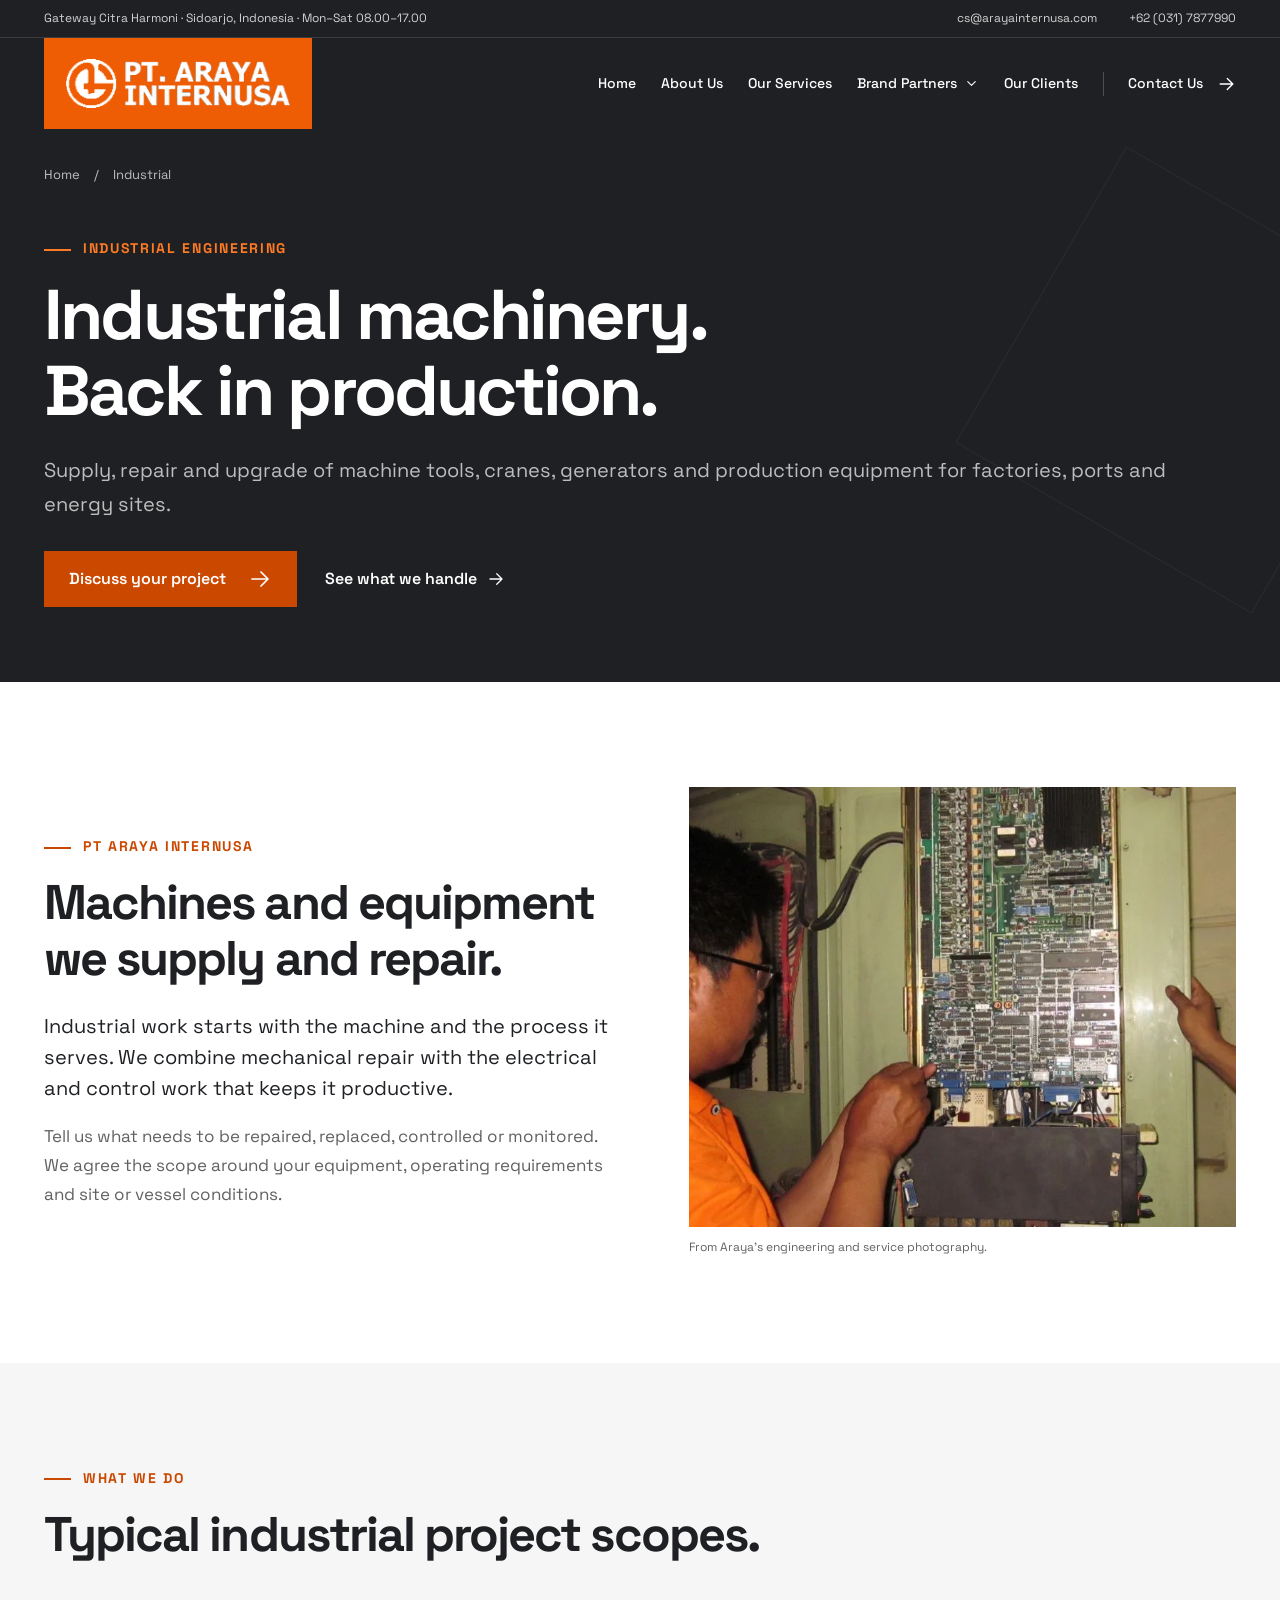
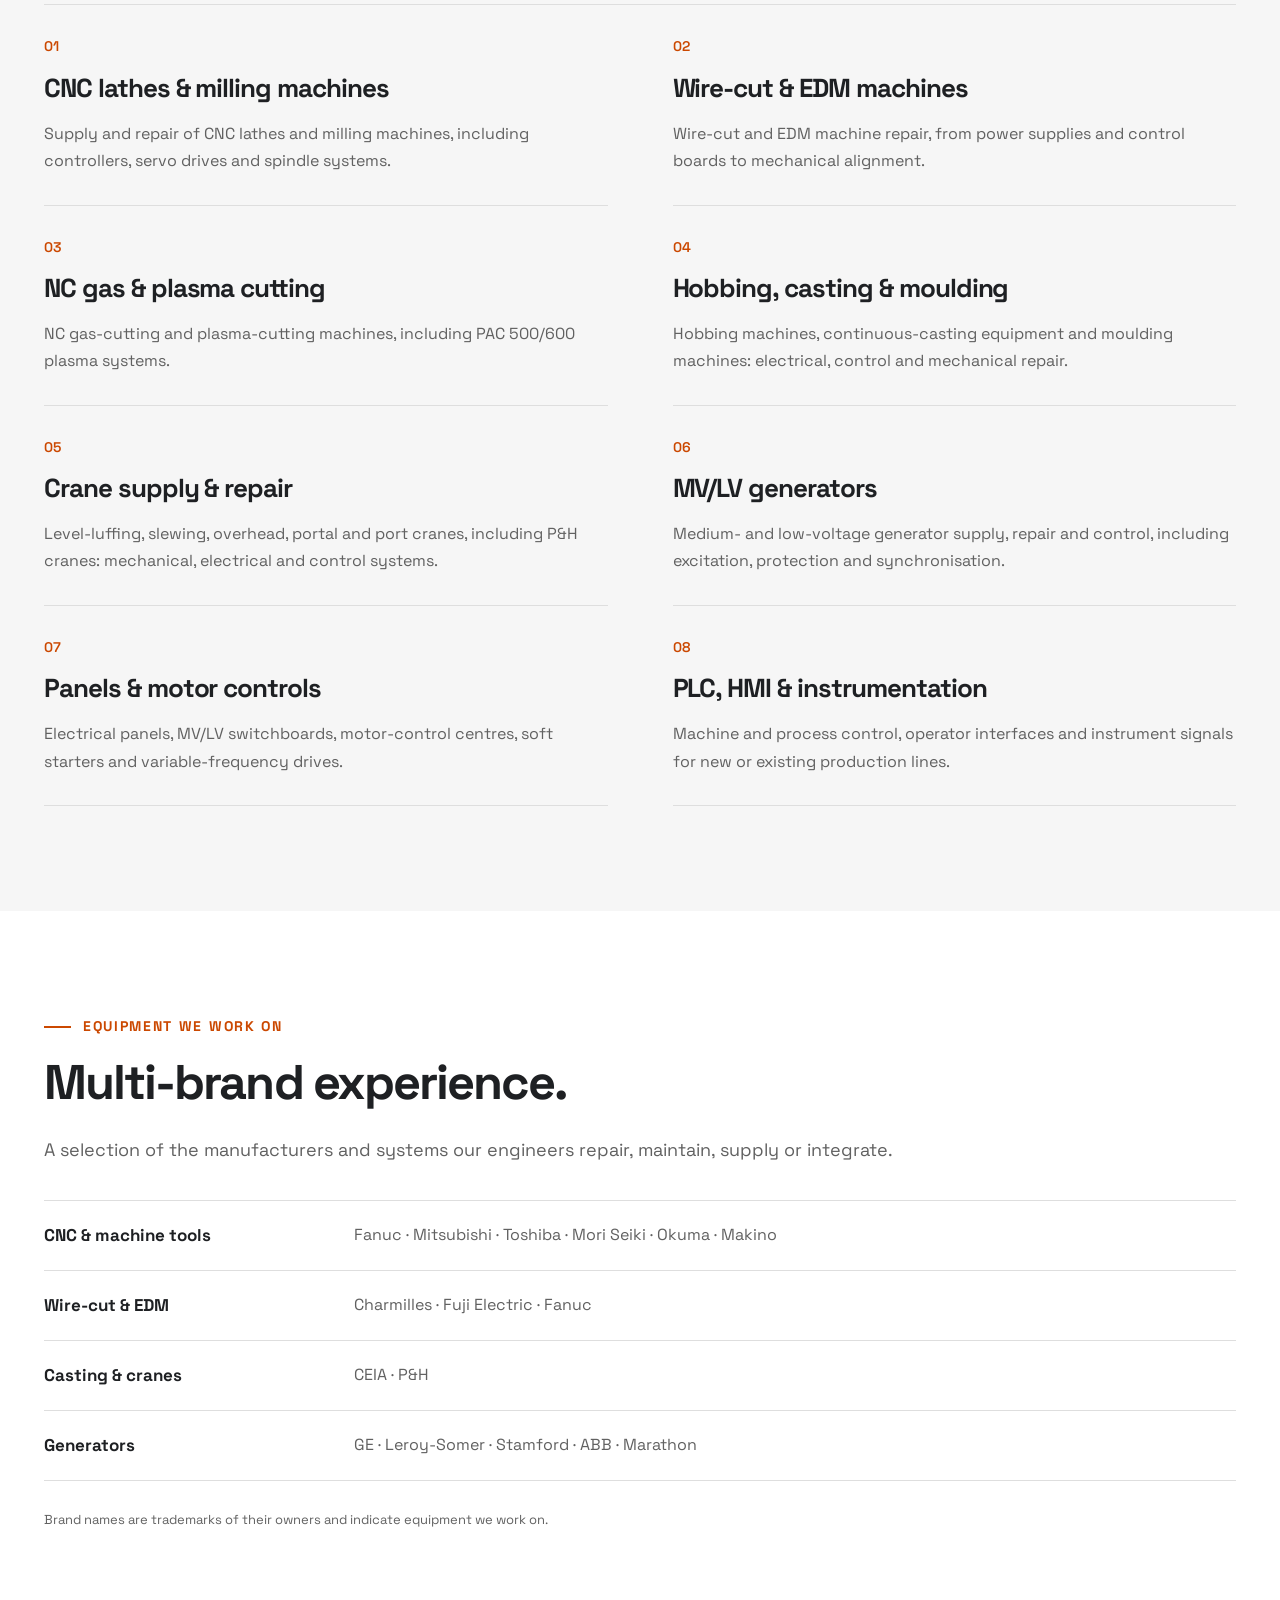
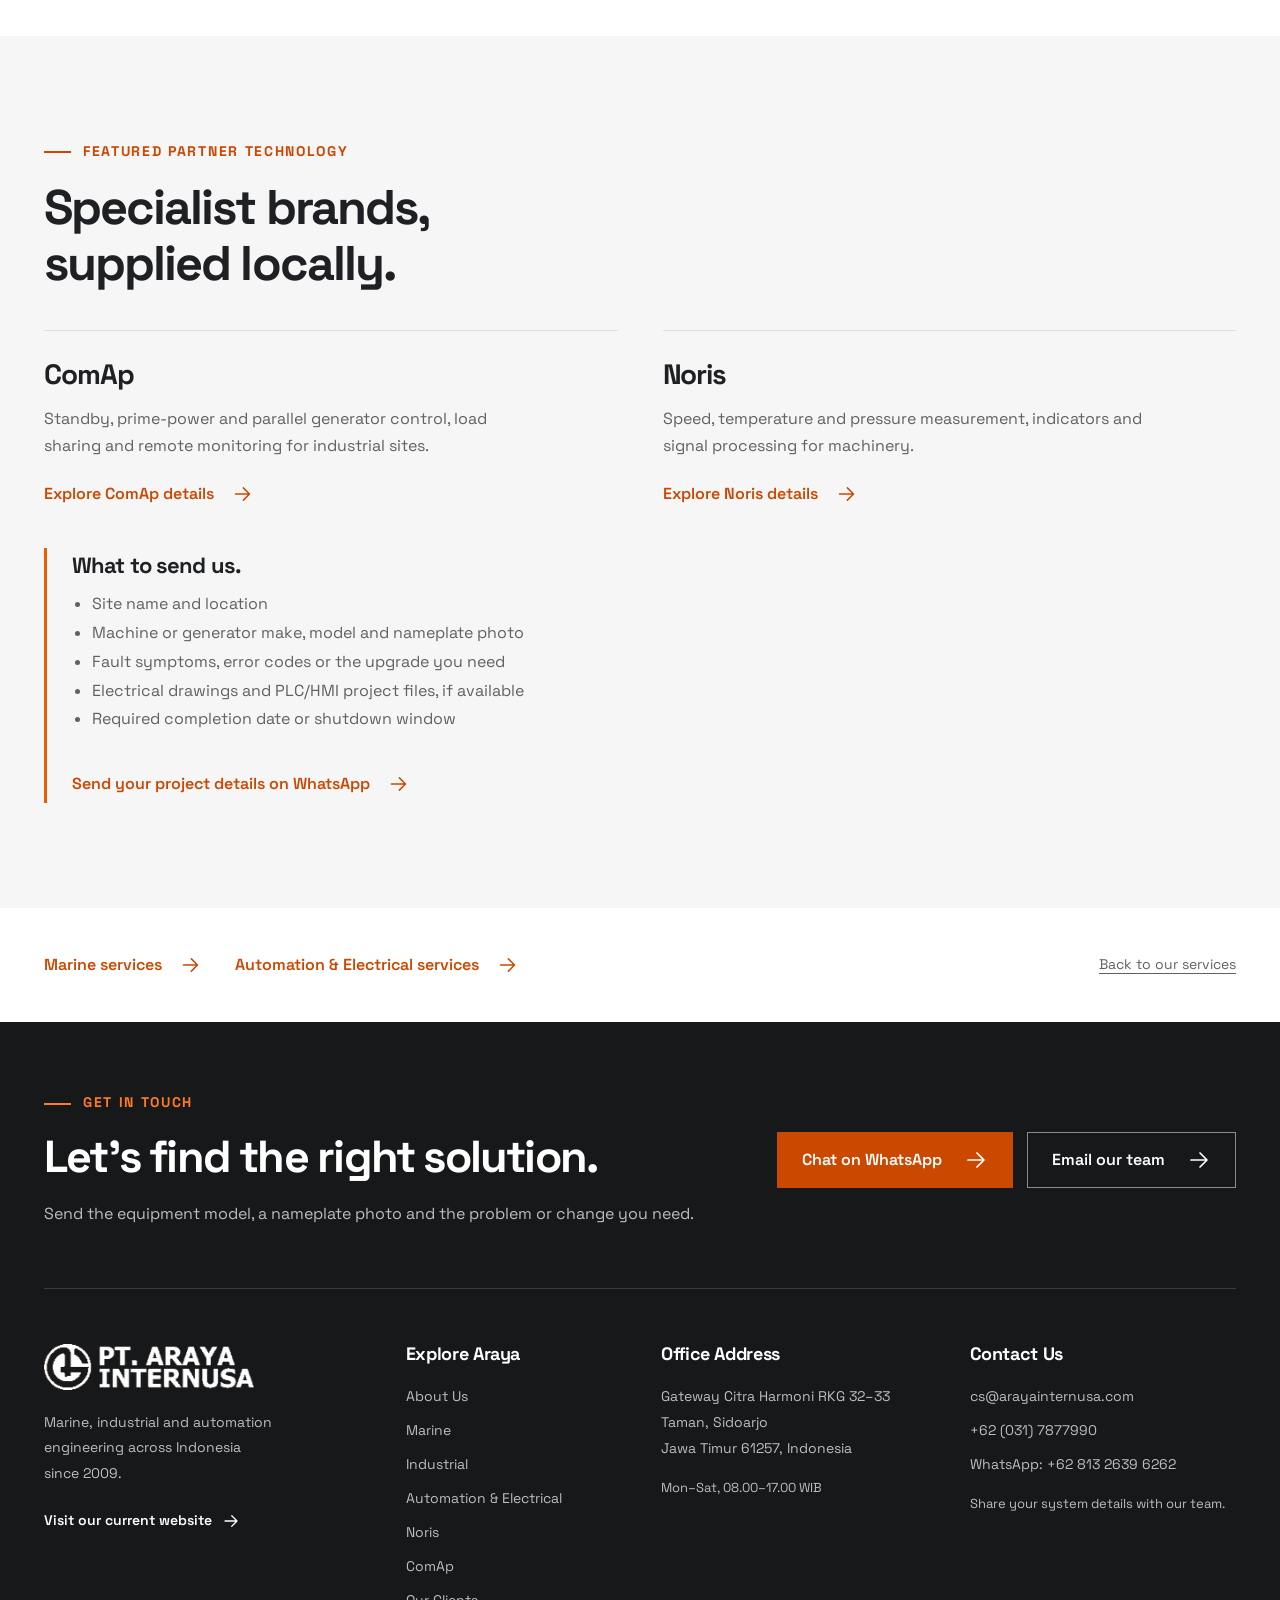
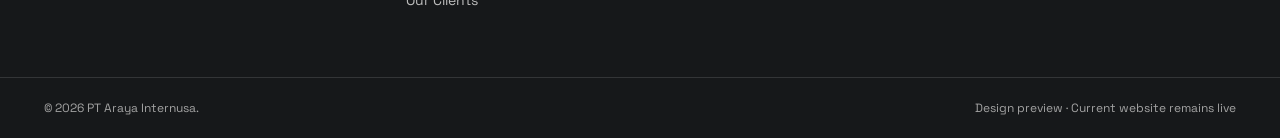
<file: public/industrial/index.html>
<!doctype html>
<html lang="en">
<head>
  <meta charset="utf-8"><meta name="viewport" content="width=device-width, initial-scale=1">
  <script>document.documentElement.classList.add('js')</script>
  <title>Industrial Machinery, Crane &amp; Generator Services | Araya</title>
  <meta name="description" content="Supply and repair of CNC, wire-cut and EDM machines, overhead and portal cranes, MV/LV generators and production machinery across Indonesia.">
  <meta name="robots" content="noindex, nofollow">
  <meta name="theme-color" content="#1e2023">
  <link rel="canonical" href="https://hakiimm8.github.io/arayaweb/industrial/">
  <meta property="og:site_name" content="PT Araya Internusa">
  <meta property="og:title" content="Industrial Machinery, Crane &amp; Generator Services | Araya">
  <meta property="og:description" content="Supply and repair of CNC, wire-cut and EDM machines, overhead and portal cranes, MV/LV generators and production machinery across Indonesia.">
  <meta property="og:type" content="website"><meta property="og:url" content="https://hakiimm8.github.io/arayaweb/industrial/">
  <meta property="og:image" content="https://hakiimm8.github.io/arayaweb/assets/images/og-araya.jpg"><meta property="og:image:width" content="1200"><meta property="og:image:height" content="630">
  <meta name="twitter:card" content="summary_large_image">
  <link rel="icon" href="../assets/images/favicon.png">
  <link rel="preload" href="../assets/fonts/space-grotesk.woff2" as="font" type="font/woff2" crossorigin>
  <link rel="stylesheet" href="../assets/site.css?v=2e2316f7ac">
  <script src="../assets/site.js?v=85af2cdc4a" defer></script>
  <script type="application/ld+json">{"@context": "https://schema.org", "@graph": [{"@type": "ProfessionalService", "@id": "https://hakiimm8.github.io/arayaweb/#organization", "name": "PT Araya Internusa", "alternateName": "Araya Internusa", "url": "https://arayainternusa.co.id/araya/", "logo": "https://hakiimm8.github.io/arayaweb/assets/images/araya-logo.png", "image": "https://hakiimm8.github.io/arayaweb/assets/images/og-araya.jpg", "description": "Marine, industrial and automation engineering company in Sidoarjo, Indonesia: repair, retrofit, supply and system integration since 2009.", "email": "cs@arayainternusa.com", "telephone": "+62-31-7877990", "foundingDate": "2009", "founder": {"@type": "Person", "name": "Arif Fatkur Rohman"}, "address": {"@type": "PostalAddress", "streetAddress": "Gateway Citra Harmoni RKG 32–33", "addressLocality": "Taman, Sidoarjo", "addressRegion": "Jawa Timur", "postalCode": "61257", "addressCountry": "ID"}, "openingHoursSpecification": {"@type": "OpeningHoursSpecification", "dayOfWeek": ["Monday", "Tuesday", "Wednesday", "Thursday", "Friday", "Saturday"], "opens": "08:00", "closes": "17:00"}, "areaServed": {"@type": "Country", "name": "Indonesia"}, "knowsAbout": ["Marine automation", "Ship electrical systems", "Generator synchronisation", "PLC and SCADA", "Industrial machinery repair", "Crane repair", "Hazardous-area electrical equipment", "Noris", "ComAp"]}, {"@type": "BreadcrumbList", "itemListElement": [{"@type": "ListItem", "position": 1, "name": "Home", "item": "https://hakiimm8.github.io/arayaweb/"}, {"@type": "ListItem", "position": 2, "name": "Industrial", "item": "https://hakiimm8.github.io/arayaweb/industrial/"}]}, {"@type": "Service", "name": "Industrial engineering services", "serviceType": "Industrial", "provider": {"@id": "https://hakiimm8.github.io/arayaweb/#organization"}, "areaServed": {"@type": "Country", "name": "Indonesia"}, "description": "Supply and repair of CNC, wire-cut and EDM machines, overhead and portal cranes, MV/LV generators and production machinery across Indonesia."}]}</script>
</head>
<body>
<a class="skip-link" href="#main">Skip to content</a>
<header class="site-header">
  <div class="utility"><div class="container utility-inner"><span>Gateway Citra Harmoni · Sidoarjo, Indonesia · Mon–Sat 08.00–17.00</span><a href="mailto:cs@arayainternusa.com">cs@arayainternusa.com</a><a href="tel:+62317877990">+62 (031) 7877990</a></div></div>
  <div class="container navigation">
    <a class="brand" href="../index.html" aria-label="PT Araya Internusa home"><img src="../assets/images/araya-logo-transparent.png" alt="PT Araya Internusa" width="238" height="52"></a>
    <button class="menu-toggle" type="button" aria-expanded="false" aria-controls="main-navigation"><span>Menu</span><svg viewBox="0 0 24 24" aria-hidden="true"><path d="M3 6h18M3 12h18M3 18h18"/></svg></button>
    <nav class="main-nav" id="main-navigation" aria-label="Main navigation">
      <a href="../index.html">Home</a><a href="../index.html#about">About Us</a><a href="../index.html#services">Our Services</a><details class="brand-menu"><summary>Brand Partners<svg viewBox="0 0 24 24" aria-hidden="true"><path d="m6 9 6 6 6-6"/></svg></summary><ul class="brand-dropdown"><li><a href="../noris/">Noris</a></li><li><a href="../comap/">ComAp</a></li></ul></details><a href="../index.html#clients">Our Clients</a>
      <a class="nav-contact" href="../index.html#contact">Contact Us <svg viewBox="0 0 24 24" aria-hidden="true"><path d="M4 12h15M13 5l7 7-7 7"/></svg></a>
    </nav>
  </div>
</header>
<main id="main"><section class="brand-hero"><div class="container"><nav class="breadcrumb" aria-label="Breadcrumb"><a href="../index.html">Home</a><span aria-hidden="true">/</span><span>Industrial</span></nav><p class="eyebrow">INDUSTRIAL ENGINEERING</p><h1>Industrial machinery.<br>Back in production.</h1><p>Supply, repair and upgrade of machine tools, cranes, generators and production equipment for factories, ports and energy sites.</p><div class="brand-actions"><a class="button" href="https://wa.me/6281326396262?text=Hello%20Araya%2C%20I%20would%20like%20to%20discuss%20industrial%20work.">Discuss your project <svg viewBox="0 0 24 24" aria-hidden="true"><path d="M4 12h15M13 5l7 7-7 7"/></svg></a><a class="text-link light" href="#project-scopes">See what we handle <svg viewBox="0 0 24 24" aria-hidden="true"><path d="M4 12h15M13 5l7 7-7 7"/></svg></a></div></div></section>
<section class="section"><div class="container brand-overview"><div><p class="eyebrow">PT ARAYA INTERNUSA</p><h2>Machines and equipment<br>we supply and repair.</h2><p class="lead">Industrial work starts with the machine and the process it serves. We combine mechanical repair with the electrical and control work that keeps it productive.</p><p>Tell us what needs to be repaired, replaced, controlled or monitored. We agree the scope around your equipment, operating requirements and site or vessel conditions.</p></div><figure><img src="../assets/images/industrial.webp" alt="Araya engineer working inside an industrial electrical cabinet" width="767" height="883" loading="lazy"><figcaption>From Araya’s engineering and service photography.</figcaption></figure></div></section>
<section class="section section-muted" id="project-scopes"><div class="container"><p class="eyebrow">WHAT WE DO</p><h2>Typical industrial project scopes.</h2><div class="scope-details"><article class="scope-detail" id="machinery"><span class="portfolio-number">01</span><h3>CNC lathes &amp; milling machines</h3><p>Supply and repair of CNC lathes and milling machines, including controllers, servo drives and spindle systems.</p></article><article class="scope-detail" id="wirecut"><span class="portfolio-number">02</span><h3>Wire-cut &amp; EDM machines</h3><p>Wire-cut and EDM machine repair, from power supplies and control boards to mechanical alignment.</p></article><article class="scope-detail" id="cutting"><span class="portfolio-number">03</span><h3>NC gas &amp; plasma cutting</h3><p>NC gas-cutting and plasma-cutting machines, including PAC 500/600 plasma systems.</p></article><article class="scope-detail" id="production"><span class="portfolio-number">04</span><h3>Hobbing, casting &amp; moulding</h3><p>Hobbing machines, continuous-casting equipment and moulding machines: electrical, control and mechanical repair.</p></article><article class="scope-detail" id="cranes"><span class="portfolio-number">05</span><h3>Crane supply &amp; repair</h3><p>Level-luffing, slewing, overhead, portal and port cranes, including P&amp;H cranes: mechanical, electrical and control systems.</p></article><article class="scope-detail" id="generators"><span class="portfolio-number">06</span><h3>MV/LV generators</h3><p>Medium- and low-voltage generator supply, repair and control, including excitation, protection and synchronisation.</p></article><article class="scope-detail" id="electrical"><span class="portfolio-number">07</span><h3>Panels &amp; motor controls</h3><p>Electrical panels, MV/LV switchboards, motor-control centres, soft starters and variable-frequency drives.</p></article><article class="scope-detail" id="automation"><span class="portfolio-number">08</span><h3>PLC, HMI &amp; instrumentation</h3><p>Machine and process control, operator interfaces and instrument signals for new or existing production lines.</p></article></div></div></section>
<section class="section" id="equipment"><div class="container"><p class="eyebrow">EQUIPMENT WE WORK ON</p><h2>Multi-brand experience.</h2><p class="portfolio-intro">A selection of the manufacturers and systems our engineers repair, maintain, supply or integrate.</p><dl class="equipment-list"><div><dt>CNC &amp; machine tools</dt><dd>Fanuc · Mitsubishi · Toshiba · Mori Seiki · Okuma · Makino</dd></div><div><dt>Wire-cut &amp; EDM</dt><dd>Charmilles · Fuji Electric · Fanuc</dd></div><div><dt>Casting &amp; cranes</dt><dd>CEIA · P&amp;H</dd></div><div><dt>Generators</dt><dd>GE · Leroy-Somer · Stamford · ABB · Marathon</dd></div></dl><p class="trademark-note">Brand names are trademarks of their owners and indicate equipment we work on.</p></div></section>
<section class="section section-muted"><div class="container"><p class="eyebrow">FEATURED PARTNER TECHNOLOGY</p><h2>Specialist brands,<br>supplied locally.</h2><div class="connection-grid"><a href="../comap/"><h3>ComAp</h3><p>Standby, prime-power and parallel generator control, load sharing and remote monitoring for industrial sites.</p><span class="text-link">Explore ComAp details <svg viewBox="0 0 24 24" aria-hidden="true"><path d="M4 12h15M13 5l7 7-7 7"/></svg></span></a><a href="../noris/"><h3>Noris</h3><p>Speed, temperature and pressure measurement, indicators and signal processing for machinery.</p><span class="text-link">Explore Noris details <svg viewBox="0 0 24 24" aria-hidden="true"><path d="M4 12h15M13 5l7 7-7 7"/></svg></span></a></div><div class="equipment-note"><h3>What to send us.</h3><ul class="enquiry-checklist"><li>Site name and location</li><li>Machine or generator make, model and nameplate photo</li><li>Fault symptoms, error codes or the upgrade you need</li><li>Electrical drawings and PLC/HMI project files, if available</li><li>Required completion date or shutdown window</li></ul><a class="text-link" href="https://wa.me/6281326396262?text=Hello%20Araya%2C%20I%20would%20like%20to%20discuss%20industrial%20work.">Send your project details on WhatsApp <svg viewBox="0 0 24 24" aria-hidden="true"><path d="M4 12h15M13 5l7 7-7 7"/></svg></a></div></div></section>
<section class="related container"><div class="related-services"><a class="text-link" href="../marine/">Marine services <svg viewBox="0 0 24 24" aria-hidden="true"><path d="M4 12h15M13 5l7 7-7 7"/></svg></a><a class="text-link" href="../automation/">Automation &amp; Electrical services <svg viewBox="0 0 24 24" aria-hidden="true"><path d="M4 12h15M13 5l7 7-7 7"/></svg></a></div><a href="../index.html#services">Back to our services</a></section></main>
<section class="contact" id="contact" aria-labelledby="contact-heading">
  <div class="container contact-intro"><div><p class="eyebrow">GET IN TOUCH</p><h2 id="contact-heading">Let’s find the right solution.</h2><p>Send the equipment model, a nameplate photo and the problem or change you need.</p></div><div class="contact-actions"><a class="button" href="https://wa.me/6281326396262?text=Hello%20Araya%2C%20I%20would%20like%20to%20discuss%20a%20project.">Chat on WhatsApp <svg viewBox="0 0 24 24" aria-hidden="true"><path d="M4 12h15M13 5l7 7-7 7"/></svg></a><a class="button button-outline" href="mailto:cs@arayainternusa.com">Email our team <svg viewBox="0 0 24 24" aria-hidden="true"><path d="M4 12h15M13 5l7 7-7 7"/></svg></a></div></div>
  <div class="container footer-grid">
    <div class="footer-company"><img src="../assets/images/araya-logo-transparent.png" alt="PT Araya Internusa" width="238" height="52" loading="lazy"><p>Marine, industrial and automation engineering across Indonesia since 2009.</p><a class="text-link light" href="https://arayainternusa.co.id/araya/">Visit our current website <svg viewBox="0 0 24 24" aria-hidden="true"><path d="M4 12h15M13 5l7 7-7 7"/></svg></a></div>
    <div><h3>Explore Araya</h3><a href="../index.html#about">About Us</a><a href="../marine/">Marine</a><a href="../industrial/">Industrial</a><a href="../automation/">Automation &amp; Electrical</a><a href="../noris/">Noris</a><a href="../comap/">ComAp</a><a href="../index.html#clients">Our Clients</a></div>
    <div><h3>Office Address</h3><p><a href="https://www.google.com/maps/search/?api=1&query=Gateway%20Citra%20Harmoni%20RKG%2032-33%2C%20Taman%2C%20Sidoarjo">Gateway Citra Harmoni RKG 32–33<br>Taman, Sidoarjo<br>Jawa Timur 61257, Indonesia</a></p><p class="contact-note">Mon–Sat, 08.00–17.00 WIB</p></div>
    <div><h3>Contact Us</h3><a href="mailto:cs@arayainternusa.com">cs@arayainternusa.com</a><a href="tel:+62317877990">+62 (031) 7877990</a><a href="https://wa.me/6281326396262?text=Hello%20Araya%2C%20I%20would%20like%20to%20discuss%20a%20project.">WhatsApp: +62 813 2639 6262</a><p class="contact-note">Share your system details with our team.</p></div>
  </div>
</section>
<footer class="copyright"><div class="container"><span>© 2026 PT Araya Internusa.</span><span>Design preview · Current website remains live</span></div></footer>
</body></html>
</file>
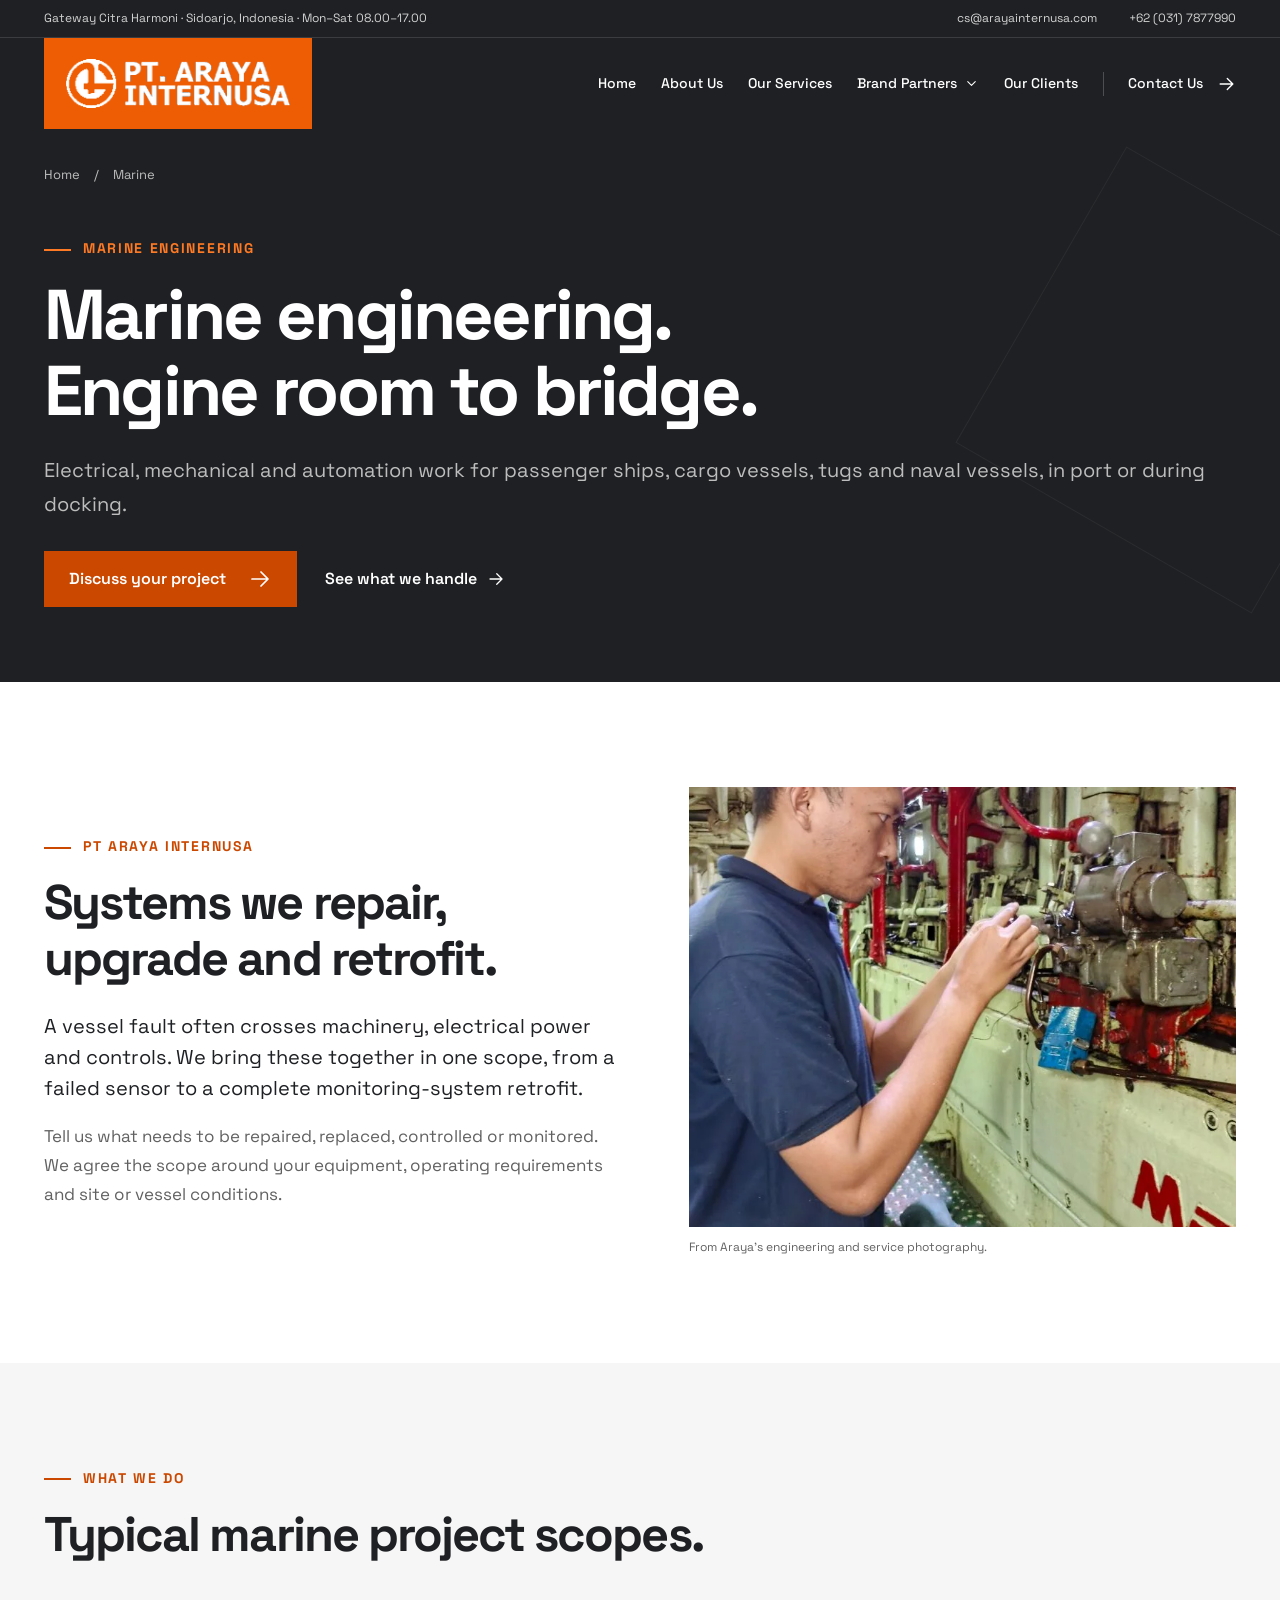
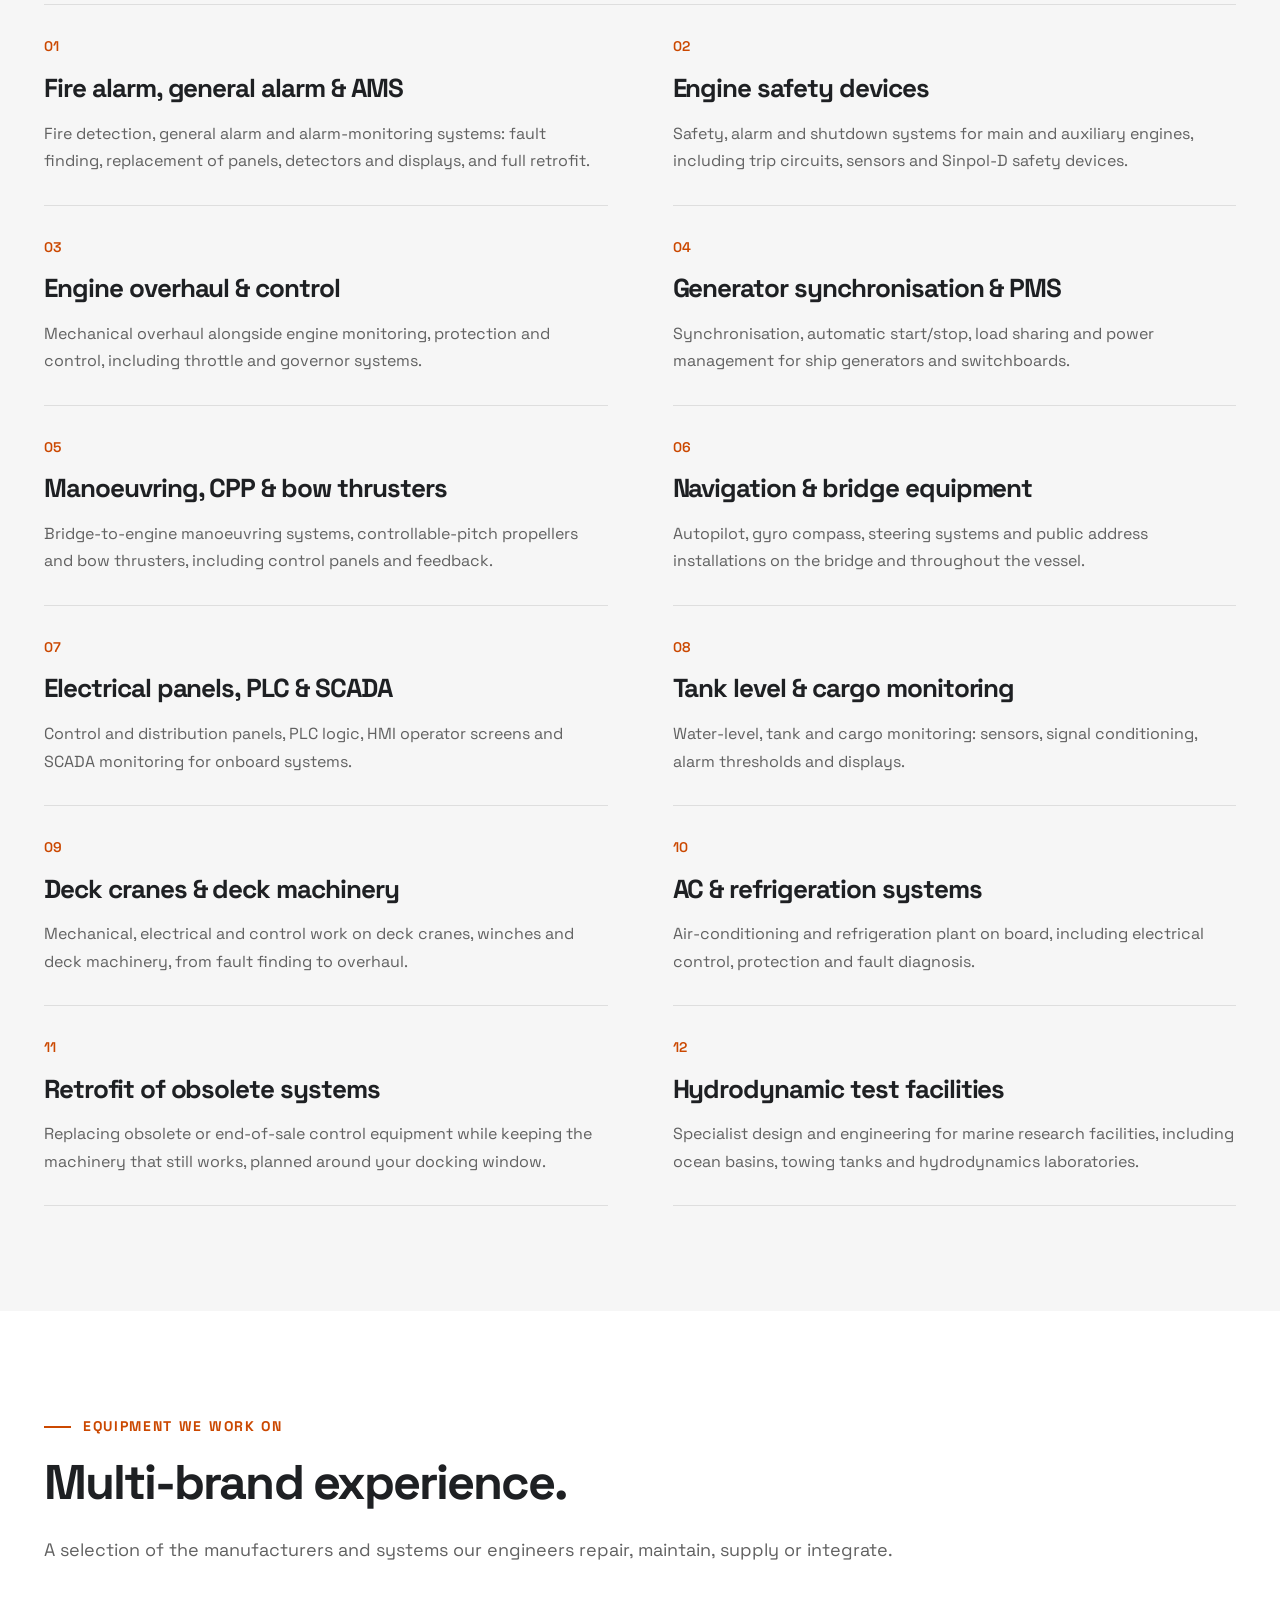
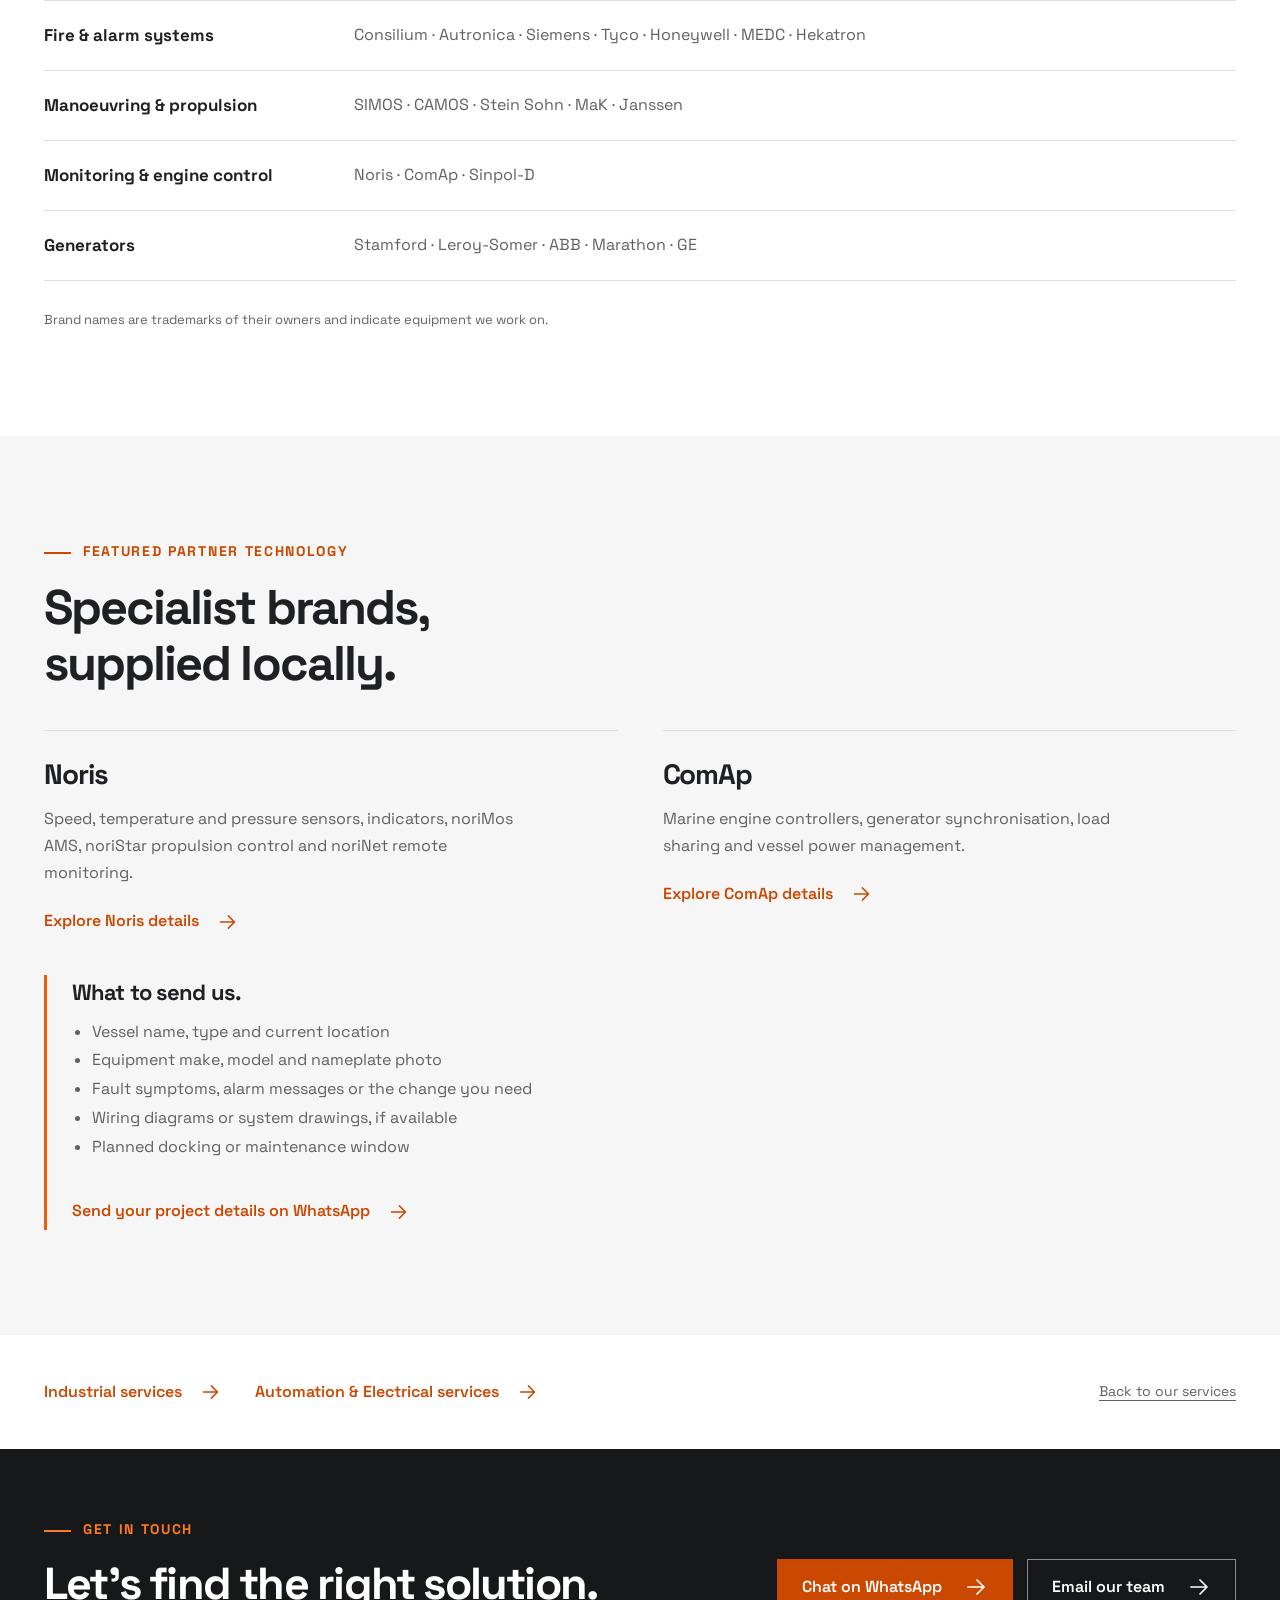
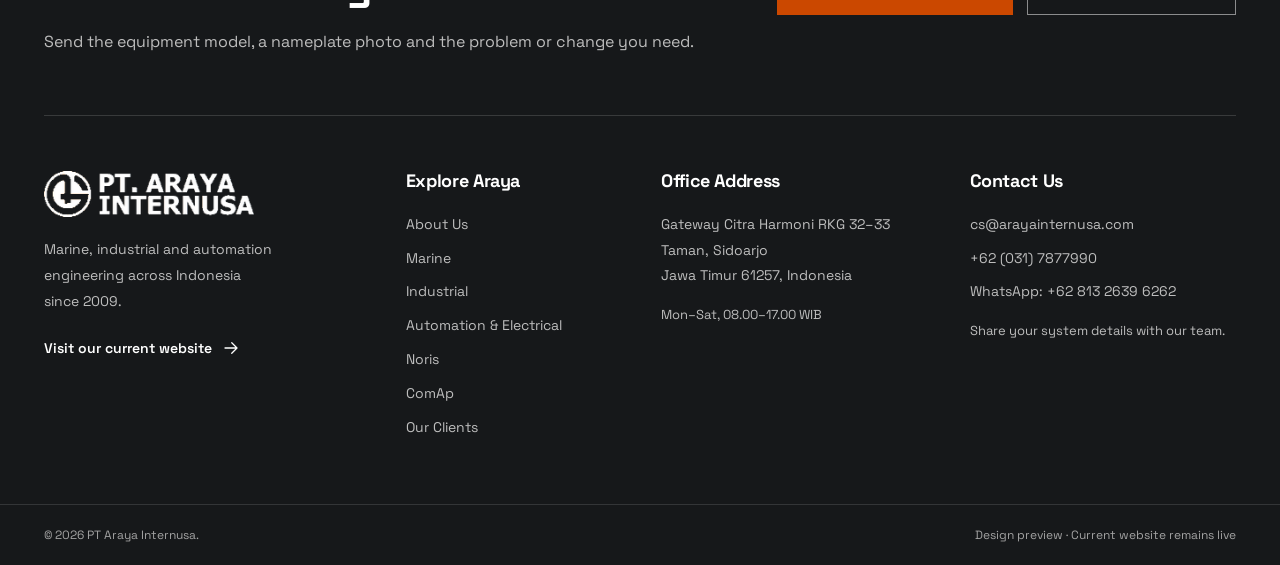
<file: public/marine/index.html>
<!doctype html>
<html lang="en">
<head>
  <meta charset="utf-8"><meta name="viewport" content="width=device-width, initial-scale=1">
  <script>document.documentElement.classList.add('js')</script>
  <title>Marine Electrical &amp; Automation Services Indonesia | Araya</title>
  <meta name="description" content="Ship fire alarm and AMS, engine safety devices, generator synchronisation, CPP, bow thruster, deck crane and retrofit services across Indonesia.">
  <meta name="robots" content="noindex, nofollow">
  <meta name="theme-color" content="#1e2023">
  <link rel="canonical" href="https://hakiimm8.github.io/arayaweb/marine/">
  <meta property="og:site_name" content="PT Araya Internusa">
  <meta property="og:title" content="Marine Electrical &amp; Automation Services Indonesia | Araya">
  <meta property="og:description" content="Ship fire alarm and AMS, engine safety devices, generator synchronisation, CPP, bow thruster, deck crane and retrofit services across Indonesia.">
  <meta property="og:type" content="website"><meta property="og:url" content="https://hakiimm8.github.io/arayaweb/marine/">
  <meta property="og:image" content="https://hakiimm8.github.io/arayaweb/assets/images/og-araya.jpg"><meta property="og:image:width" content="1200"><meta property="og:image:height" content="630">
  <meta name="twitter:card" content="summary_large_image">
  <link rel="icon" href="../assets/images/favicon.png">
  <link rel="preload" href="../assets/fonts/space-grotesk.woff2" as="font" type="font/woff2" crossorigin>
  <link rel="stylesheet" href="../assets/site.css?v=2e2316f7ac">
  <script src="../assets/site.js?v=85af2cdc4a" defer></script>
  <script type="application/ld+json">{"@context": "https://schema.org", "@graph": [{"@type": "ProfessionalService", "@id": "https://hakiimm8.github.io/arayaweb/#organization", "name": "PT Araya Internusa", "alternateName": "Araya Internusa", "url": "https://arayainternusa.co.id/araya/", "logo": "https://hakiimm8.github.io/arayaweb/assets/images/araya-logo.png", "image": "https://hakiimm8.github.io/arayaweb/assets/images/og-araya.jpg", "description": "Marine, industrial and automation engineering company in Sidoarjo, Indonesia: repair, retrofit, supply and system integration since 2009.", "email": "cs@arayainternusa.com", "telephone": "+62-31-7877990", "foundingDate": "2009", "founder": {"@type": "Person", "name": "Arif Fatkur Rohman"}, "address": {"@type": "PostalAddress", "streetAddress": "Gateway Citra Harmoni RKG 32–33", "addressLocality": "Taman, Sidoarjo", "addressRegion": "Jawa Timur", "postalCode": "61257", "addressCountry": "ID"}, "openingHoursSpecification": {"@type": "OpeningHoursSpecification", "dayOfWeek": ["Monday", "Tuesday", "Wednesday", "Thursday", "Friday", "Saturday"], "opens": "08:00", "closes": "17:00"}, "areaServed": {"@type": "Country", "name": "Indonesia"}, "knowsAbout": ["Marine automation", "Ship electrical systems", "Generator synchronisation", "PLC and SCADA", "Industrial machinery repair", "Crane repair", "Hazardous-area electrical equipment", "Noris", "ComAp"]}, {"@type": "BreadcrumbList", "itemListElement": [{"@type": "ListItem", "position": 1, "name": "Home", "item": "https://hakiimm8.github.io/arayaweb/"}, {"@type": "ListItem", "position": 2, "name": "Marine", "item": "https://hakiimm8.github.io/arayaweb/marine/"}]}, {"@type": "Service", "name": "Marine engineering services", "serviceType": "Marine", "provider": {"@id": "https://hakiimm8.github.io/arayaweb/#organization"}, "areaServed": {"@type": "Country", "name": "Indonesia"}, "description": "Ship fire alarm and AMS, engine safety devices, generator synchronisation, CPP, bow thruster, deck crane and retrofit services across Indonesia."}]}</script>
</head>
<body>
<a class="skip-link" href="#main">Skip to content</a>
<header class="site-header">
  <div class="utility"><div class="container utility-inner"><span>Gateway Citra Harmoni · Sidoarjo, Indonesia · Mon–Sat 08.00–17.00</span><a href="mailto:cs@arayainternusa.com">cs@arayainternusa.com</a><a href="tel:+62317877990">+62 (031) 7877990</a></div></div>
  <div class="container navigation">
    <a class="brand" href="../index.html" aria-label="PT Araya Internusa home"><img src="../assets/images/araya-logo-transparent.png" alt="PT Araya Internusa" width="238" height="52"></a>
    <button class="menu-toggle" type="button" aria-expanded="false" aria-controls="main-navigation"><span>Menu</span><svg viewBox="0 0 24 24" aria-hidden="true"><path d="M3 6h18M3 12h18M3 18h18"/></svg></button>
    <nav class="main-nav" id="main-navigation" aria-label="Main navigation">
      <a href="../index.html">Home</a><a href="../index.html#about">About Us</a><a href="../index.html#services">Our Services</a><details class="brand-menu"><summary>Brand Partners<svg viewBox="0 0 24 24" aria-hidden="true"><path d="m6 9 6 6 6-6"/></svg></summary><ul class="brand-dropdown"><li><a href="../noris/">Noris</a></li><li><a href="../comap/">ComAp</a></li></ul></details><a href="../index.html#clients">Our Clients</a>
      <a class="nav-contact" href="../index.html#contact">Contact Us <svg viewBox="0 0 24 24" aria-hidden="true"><path d="M4 12h15M13 5l7 7-7 7"/></svg></a>
    </nav>
  </div>
</header>
<main id="main"><section class="brand-hero"><div class="container"><nav class="breadcrumb" aria-label="Breadcrumb"><a href="../index.html">Home</a><span aria-hidden="true">/</span><span>Marine</span></nav><p class="eyebrow">MARINE ENGINEERING</p><h1>Marine engineering.<br>Engine room to bridge.</h1><p>Electrical, mechanical and automation work for passenger ships, cargo vessels, tugs and naval vessels, in port or during docking.</p><div class="brand-actions"><a class="button" href="https://wa.me/6281326396262?text=Hello%20Araya%2C%20I%20would%20like%20to%20discuss%20marine%20work.">Discuss your project <svg viewBox="0 0 24 24" aria-hidden="true"><path d="M4 12h15M13 5l7 7-7 7"/></svg></a><a class="text-link light" href="#project-scopes">See what we handle <svg viewBox="0 0 24 24" aria-hidden="true"><path d="M4 12h15M13 5l7 7-7 7"/></svg></a></div></div></section>
<section class="section"><div class="container brand-overview"><div><p class="eyebrow">PT ARAYA INTERNUSA</p><h2>Systems we repair,<br>upgrade and retrofit.</h2><p class="lead">A vessel fault often crosses machinery, electrical power and controls. We bring these together in one scope, from a failed sensor to a complete monitoring-system retrofit.</p><p>Tell us what needs to be repaired, replaced, controlled or monitored. We agree the scope around your equipment, operating requirements and site or vessel conditions.</p></div><figure><img src="../assets/images/marine.webp" alt="Araya technician inspecting marine engine equipment" width="767" height="883" loading="lazy"><figcaption>From Araya’s engineering and service photography.</figcaption></figure></div></section>
<section class="section section-muted" id="project-scopes"><div class="container"><p class="eyebrow">WHAT WE DO</p><h2>Typical marine project scopes.</h2><div class="scope-details"><article class="scope-detail" id="alarms"><span class="portfolio-number">01</span><h3>Fire alarm, general alarm &amp; AMS</h3><p>Fire detection, general alarm and alarm-monitoring systems: fault finding, replacement of panels, detectors and displays, and full retrofit.</p></article><article class="scope-detail" id="safety"><span class="portfolio-number">02</span><h3>Engine safety devices</h3><p>Safety, alarm and shutdown systems for main and auxiliary engines, including trip circuits, sensors and Sinpol-D safety devices.</p></article><article class="scope-detail" id="engines"><span class="portfolio-number">03</span><h3>Engine overhaul &amp; control</h3><p>Mechanical overhaul alongside engine monitoring, protection and control, including throttle and governor systems.</p></article><article class="scope-detail" id="generators"><span class="portfolio-number">04</span><h3>Generator synchronisation &amp; PMS</h3><p>Synchronisation, automatic start/stop, load sharing and power management for ship generators and switchboards.</p></article><article class="scope-detail" id="propulsion"><span class="portfolio-number">05</span><h3>Manoeuvring, CPP &amp; bow thrusters</h3><p>Bridge-to-engine manoeuvring systems, controllable-pitch propellers and bow thrusters, including control panels and feedback.</p></article><article class="scope-detail" id="navigation"><span class="portfolio-number">06</span><h3>Navigation &amp; bridge equipment</h3><p>Autopilot, gyro compass, steering systems and public address installations on the bridge and throughout the vessel.</p></article><article class="scope-detail" id="automation"><span class="portfolio-number">07</span><h3>Electrical panels, PLC &amp; SCADA</h3><p>Control and distribution panels, PLC logic, HMI operator screens and SCADA monitoring for onboard systems.</p></article><article class="scope-detail" id="monitoring"><span class="portfolio-number">08</span><h3>Tank level &amp; cargo monitoring</h3><p>Water-level, tank and cargo monitoring: sensors, signal conditioning, alarm thresholds and displays.</p></article><article class="scope-detail" id="cranes"><span class="portfolio-number">09</span><h3>Deck cranes &amp; deck machinery</h3><p>Mechanical, electrical and control work on deck cranes, winches and deck machinery, from fault finding to overhaul.</p></article><article class="scope-detail" id="hvac"><span class="portfolio-number">10</span><h3>AC &amp; refrigeration systems</h3><p>Air-conditioning and refrigeration plant on board, including electrical control, protection and fault diagnosis.</p></article><article class="scope-detail" id="retrofit"><span class="portfolio-number">11</span><h3>Retrofit of obsolete systems</h3><p>Replacing obsolete or end-of-sale control equipment while keeping the machinery that still works, planned around your docking window.</p></article><article class="scope-detail" id="test-facilities"><span class="portfolio-number">12</span><h3>Hydrodynamic test facilities</h3><p>Specialist design and engineering for marine research facilities, including ocean basins, towing tanks and hydrodynamics laboratories.</p></article></div></div></section>
<section class="section" id="equipment"><div class="container"><p class="eyebrow">EQUIPMENT WE WORK ON</p><h2>Multi-brand experience.</h2><p class="portfolio-intro">A selection of the manufacturers and systems our engineers repair, maintain, supply or integrate.</p><dl class="equipment-list"><div><dt>Fire &amp; alarm systems</dt><dd>Consilium · Autronica · Siemens · Tyco · Honeywell · MEDC · Hekatron</dd></div><div><dt>Manoeuvring &amp; propulsion</dt><dd>SIMOS · CAMOS · Stein Sohn · MaK · Janssen</dd></div><div><dt>Monitoring &amp; engine control</dt><dd>Noris · ComAp · Sinpol-D</dd></div><div><dt>Generators</dt><dd>Stamford · Leroy-Somer · ABB · Marathon · GE</dd></div></dl><p class="trademark-note">Brand names are trademarks of their owners and indicate equipment we work on.</p></div></section>
<section class="section section-muted"><div class="container"><p class="eyebrow">FEATURED PARTNER TECHNOLOGY</p><h2>Specialist brands,<br>supplied locally.</h2><div class="connection-grid"><a href="../noris/"><h3>Noris</h3><p>Speed, temperature and pressure sensors, indicators, noriMos AMS, noriStar propulsion control and noriNet remote monitoring.</p><span class="text-link">Explore Noris details <svg viewBox="0 0 24 24" aria-hidden="true"><path d="M4 12h15M13 5l7 7-7 7"/></svg></span></a><a href="../comap/"><h3>ComAp</h3><p>Marine engine controllers, generator synchronisation, load sharing and vessel power management.</p><span class="text-link">Explore ComAp details <svg viewBox="0 0 24 24" aria-hidden="true"><path d="M4 12h15M13 5l7 7-7 7"/></svg></span></a></div><div class="equipment-note"><h3>What to send us.</h3><ul class="enquiry-checklist"><li>Vessel name, type and current location</li><li>Equipment make, model and nameplate photo</li><li>Fault symptoms, alarm messages or the change you need</li><li>Wiring diagrams or system drawings, if available</li><li>Planned docking or maintenance window</li></ul><a class="text-link" href="https://wa.me/6281326396262?text=Hello%20Araya%2C%20I%20would%20like%20to%20discuss%20marine%20work.">Send your project details on WhatsApp <svg viewBox="0 0 24 24" aria-hidden="true"><path d="M4 12h15M13 5l7 7-7 7"/></svg></a></div></div></section>
<section class="related container"><div class="related-services"><a class="text-link" href="../industrial/">Industrial services <svg viewBox="0 0 24 24" aria-hidden="true"><path d="M4 12h15M13 5l7 7-7 7"/></svg></a><a class="text-link" href="../automation/">Automation &amp; Electrical services <svg viewBox="0 0 24 24" aria-hidden="true"><path d="M4 12h15M13 5l7 7-7 7"/></svg></a></div><a href="../index.html#services">Back to our services</a></section></main>
<section class="contact" id="contact" aria-labelledby="contact-heading">
  <div class="container contact-intro"><div><p class="eyebrow">GET IN TOUCH</p><h2 id="contact-heading">Let’s find the right solution.</h2><p>Send the equipment model, a nameplate photo and the problem or change you need.</p></div><div class="contact-actions"><a class="button" href="https://wa.me/6281326396262?text=Hello%20Araya%2C%20I%20would%20like%20to%20discuss%20a%20project.">Chat on WhatsApp <svg viewBox="0 0 24 24" aria-hidden="true"><path d="M4 12h15M13 5l7 7-7 7"/></svg></a><a class="button button-outline" href="mailto:cs@arayainternusa.com">Email our team <svg viewBox="0 0 24 24" aria-hidden="true"><path d="M4 12h15M13 5l7 7-7 7"/></svg></a></div></div>
  <div class="container footer-grid">
    <div class="footer-company"><img src="../assets/images/araya-logo-transparent.png" alt="PT Araya Internusa" width="238" height="52" loading="lazy"><p>Marine, industrial and automation engineering across Indonesia since 2009.</p><a class="text-link light" href="https://arayainternusa.co.id/araya/">Visit our current website <svg viewBox="0 0 24 24" aria-hidden="true"><path d="M4 12h15M13 5l7 7-7 7"/></svg></a></div>
    <div><h3>Explore Araya</h3><a href="../index.html#about">About Us</a><a href="../marine/">Marine</a><a href="../industrial/">Industrial</a><a href="../automation/">Automation &amp; Electrical</a><a href="../noris/">Noris</a><a href="../comap/">ComAp</a><a href="../index.html#clients">Our Clients</a></div>
    <div><h3>Office Address</h3><p><a href="https://www.google.com/maps/search/?api=1&query=Gateway%20Citra%20Harmoni%20RKG%2032-33%2C%20Taman%2C%20Sidoarjo">Gateway Citra Harmoni RKG 32–33<br>Taman, Sidoarjo<br>Jawa Timur 61257, Indonesia</a></p><p class="contact-note">Mon–Sat, 08.00–17.00 WIB</p></div>
    <div><h3>Contact Us</h3><a href="mailto:cs@arayainternusa.com">cs@arayainternusa.com</a><a href="tel:+62317877990">+62 (031) 7877990</a><a href="https://wa.me/6281326396262?text=Hello%20Araya%2C%20I%20would%20like%20to%20discuss%20a%20project.">WhatsApp: +62 813 2639 6262</a><p class="contact-note">Share your system details with our team.</p></div>
  </div>
</section>
<footer class="copyright"><div class="container"><span>© 2026 PT Araya Internusa.</span><span>Design preview · Current website remains live</span></div></footer>
</body></html>
</file>
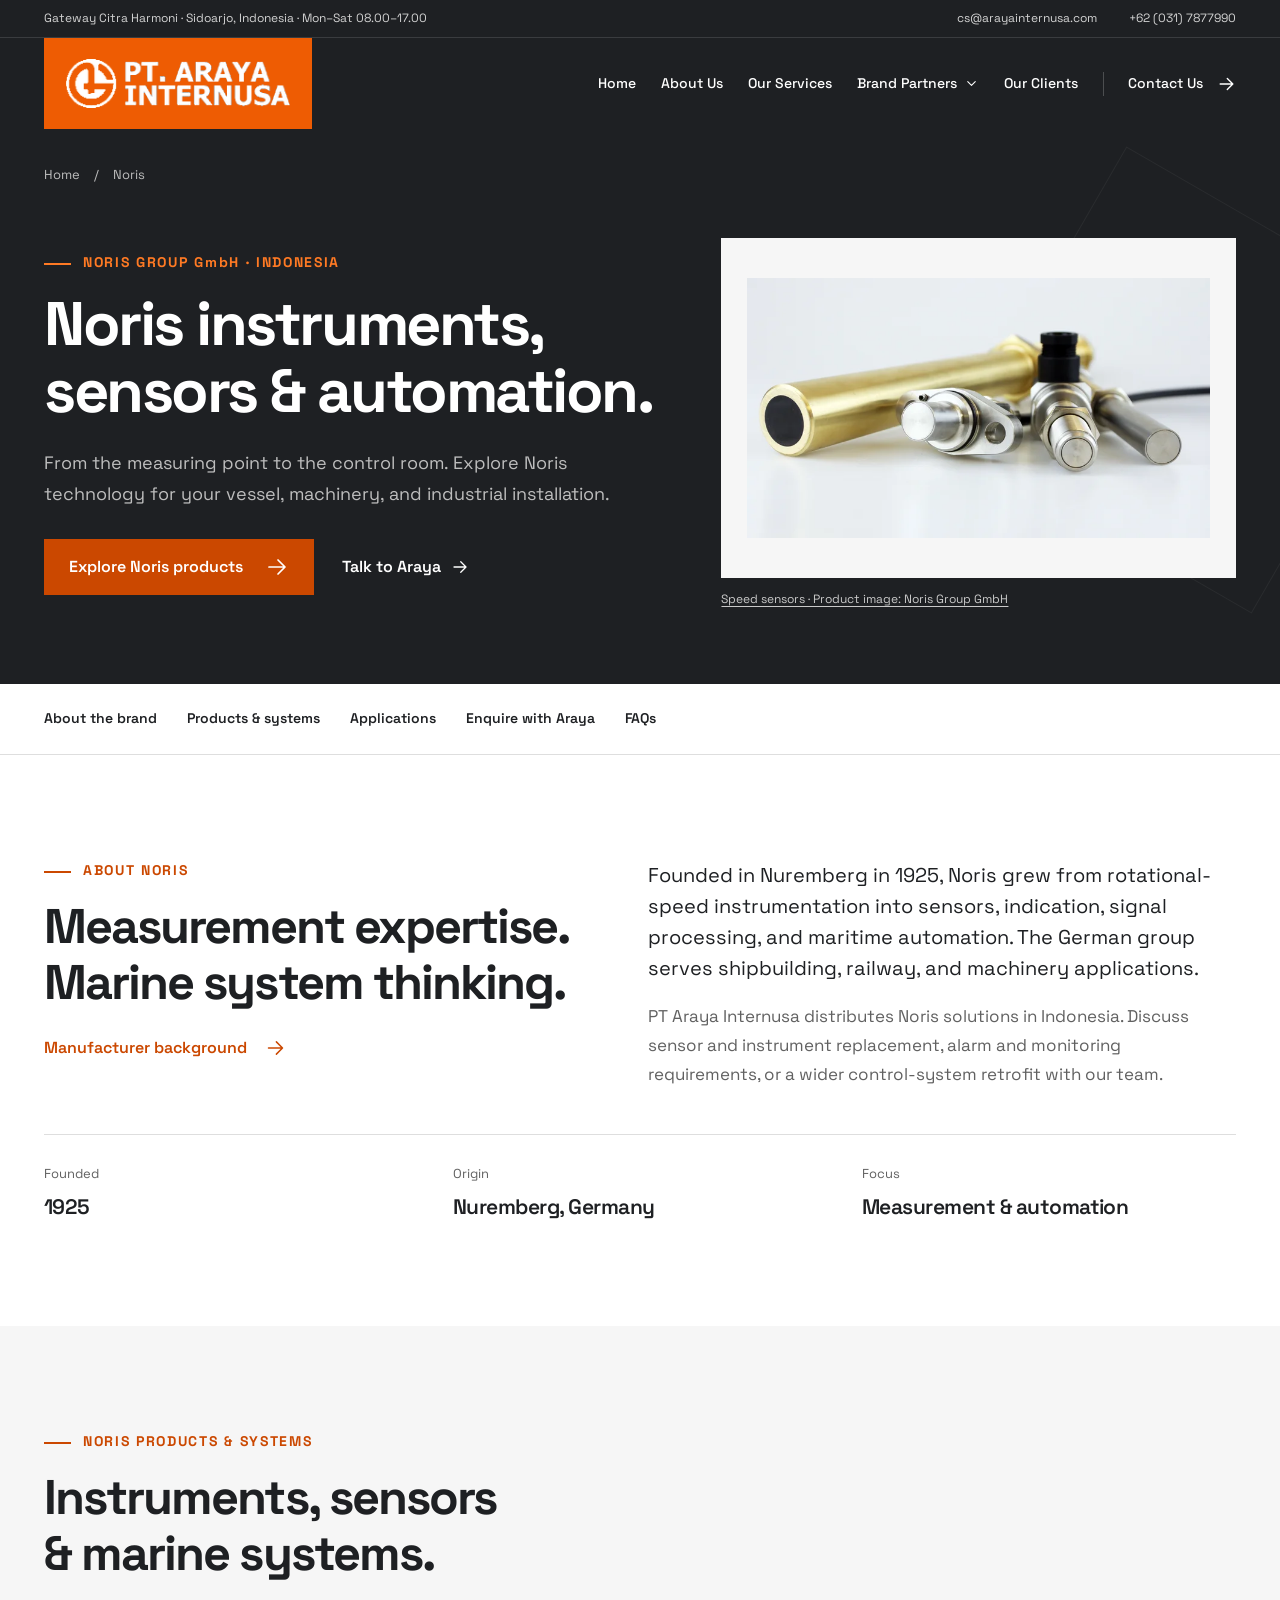
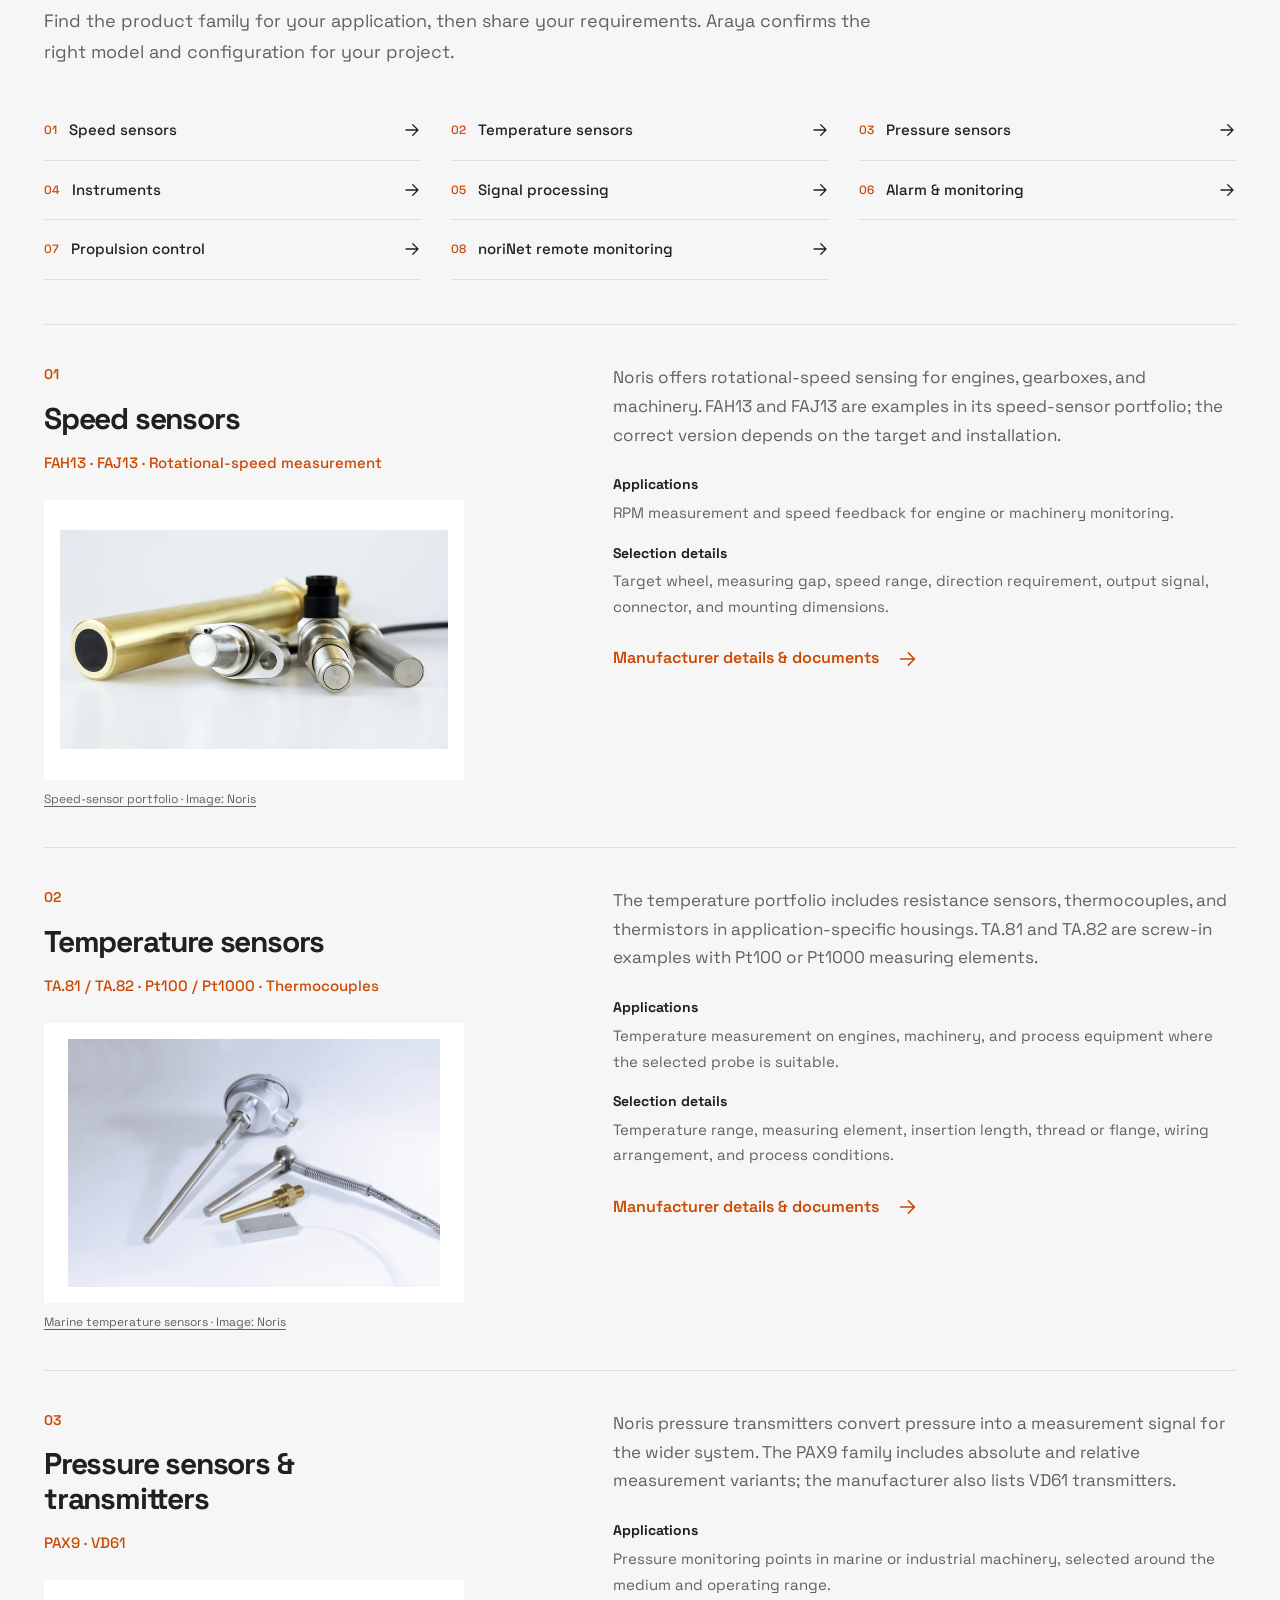
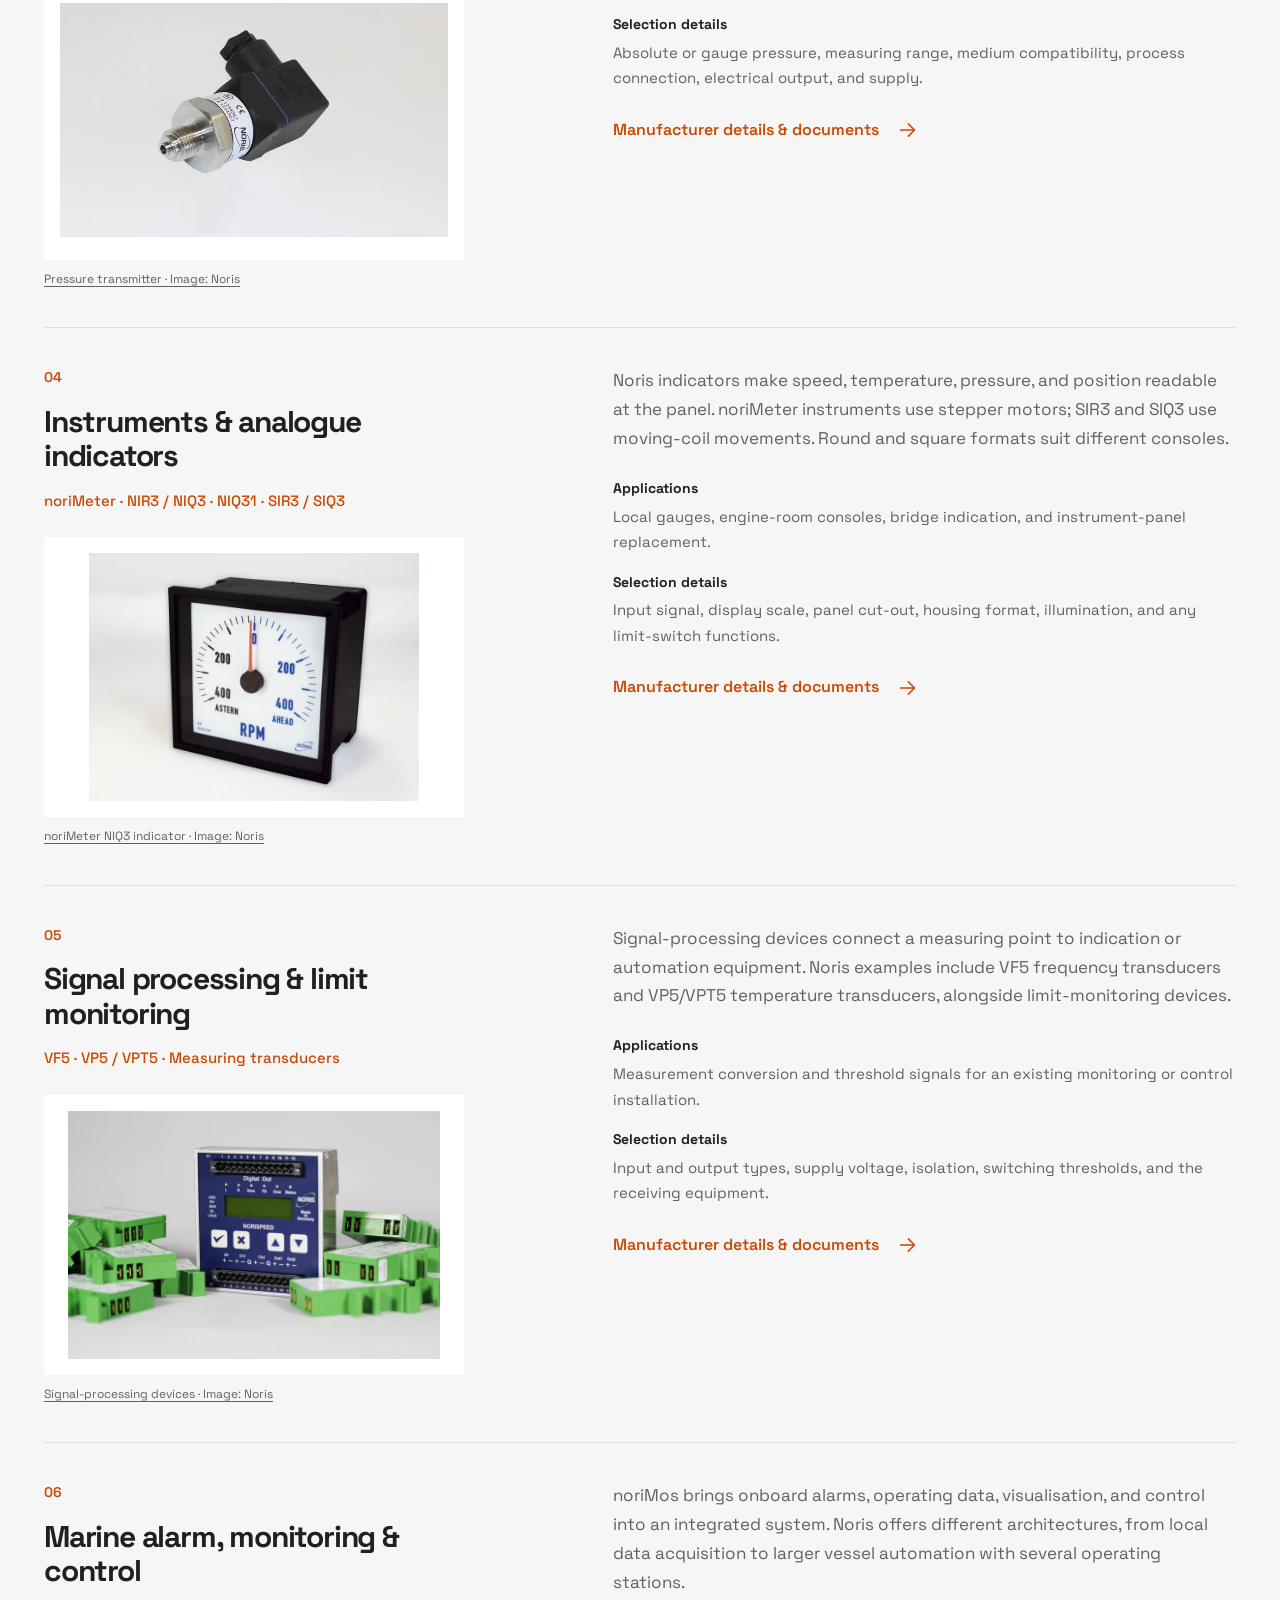
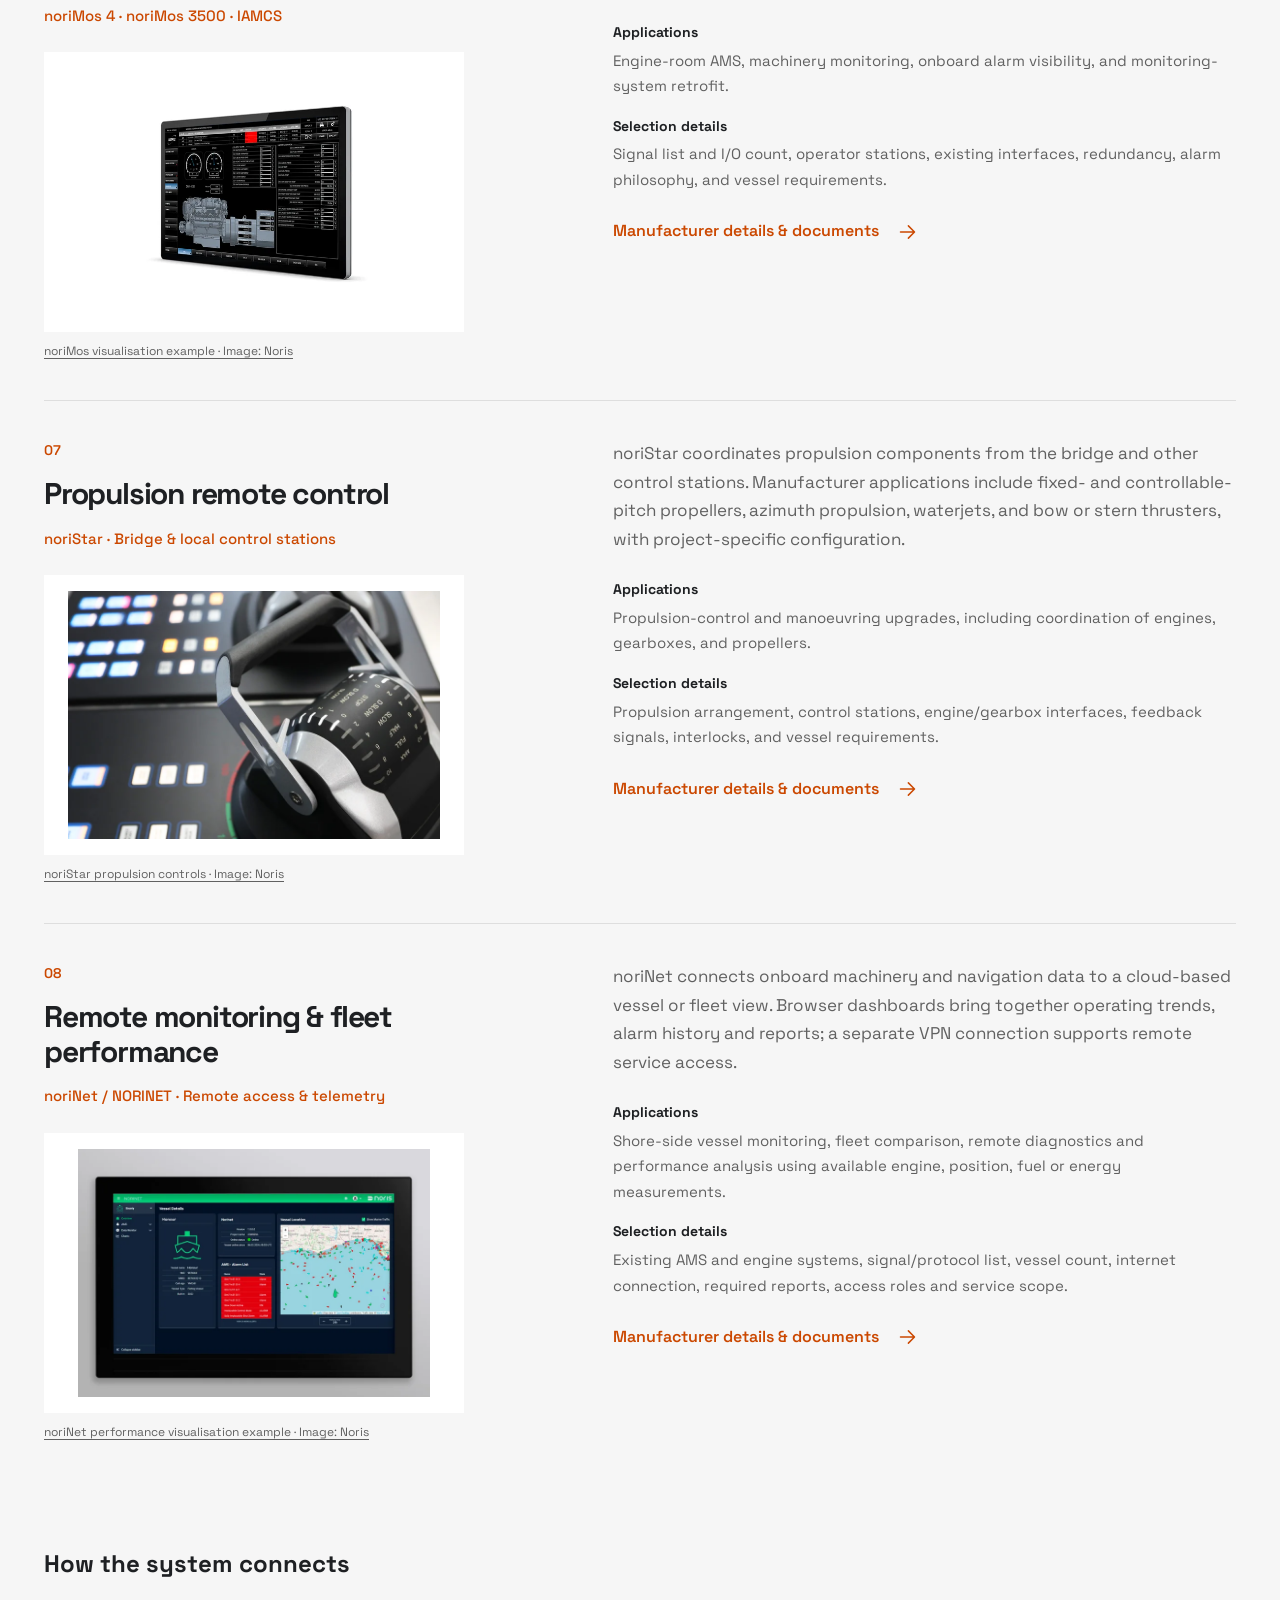
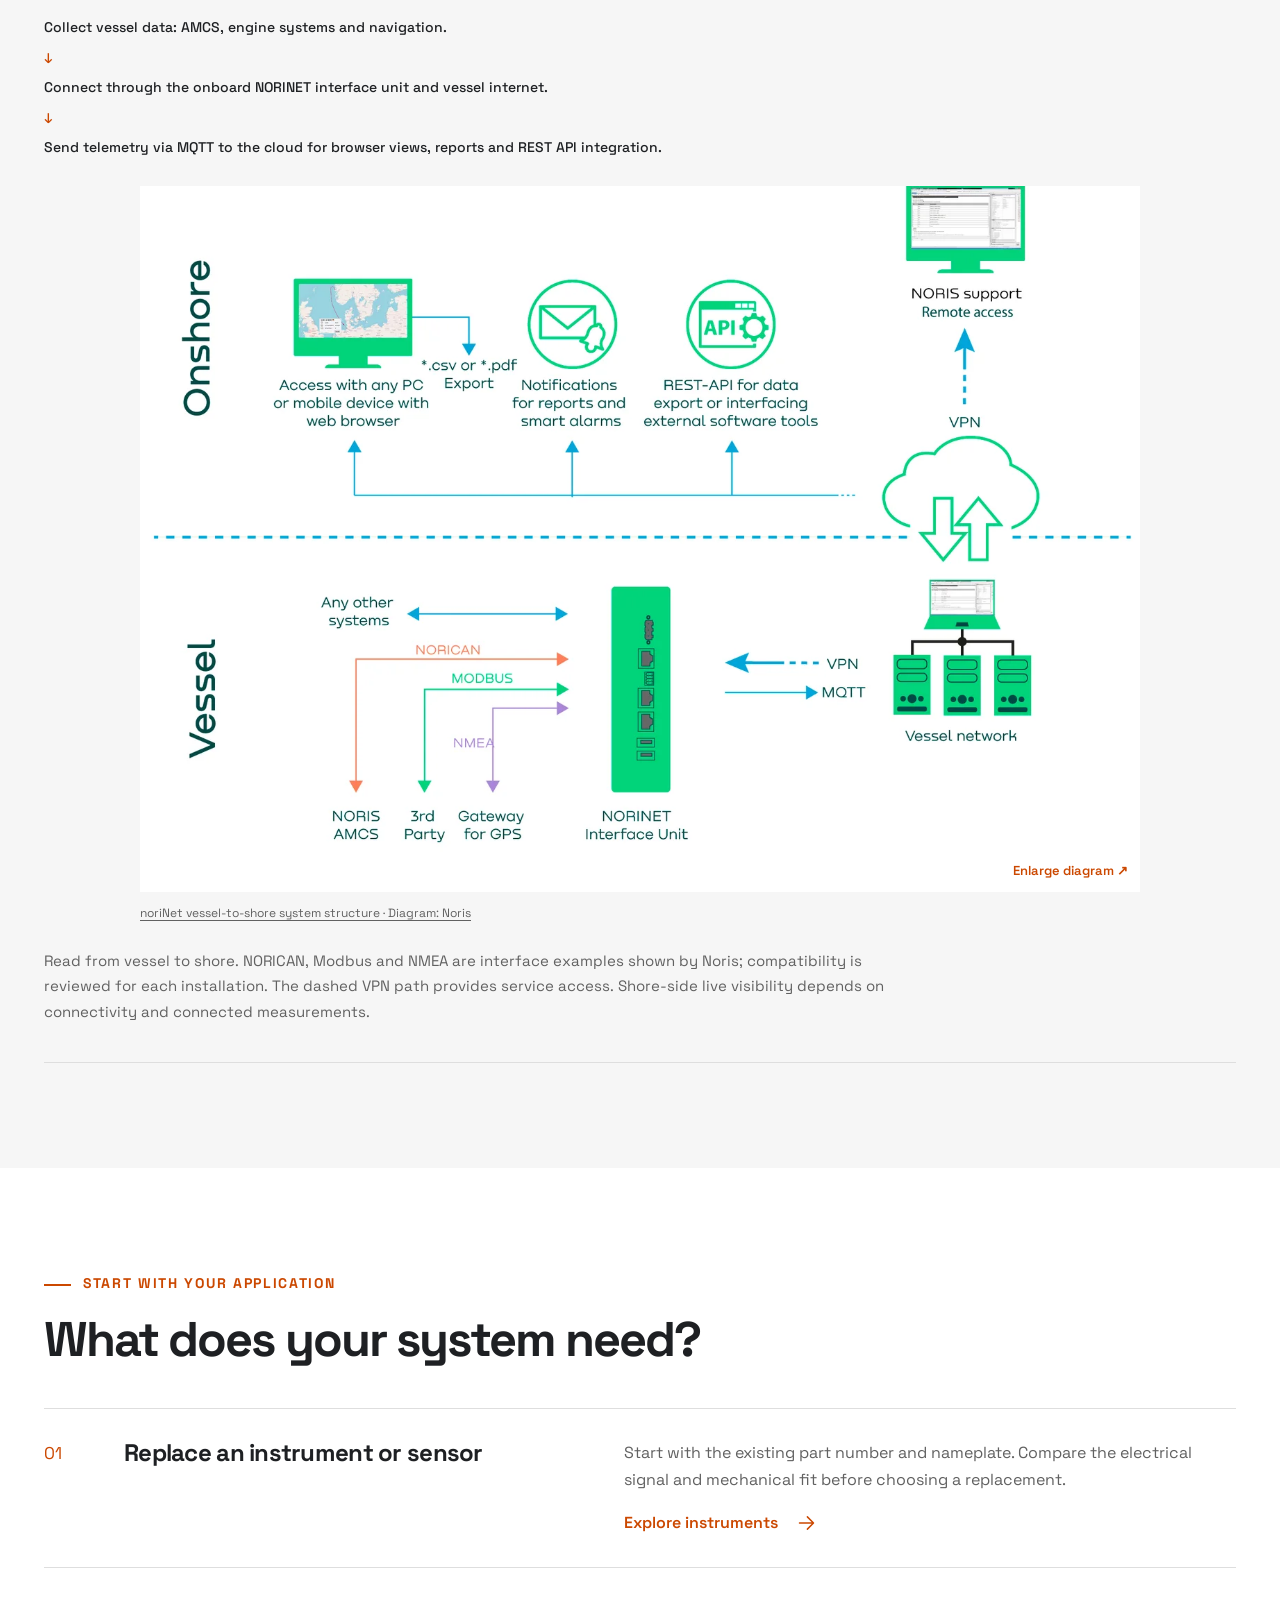
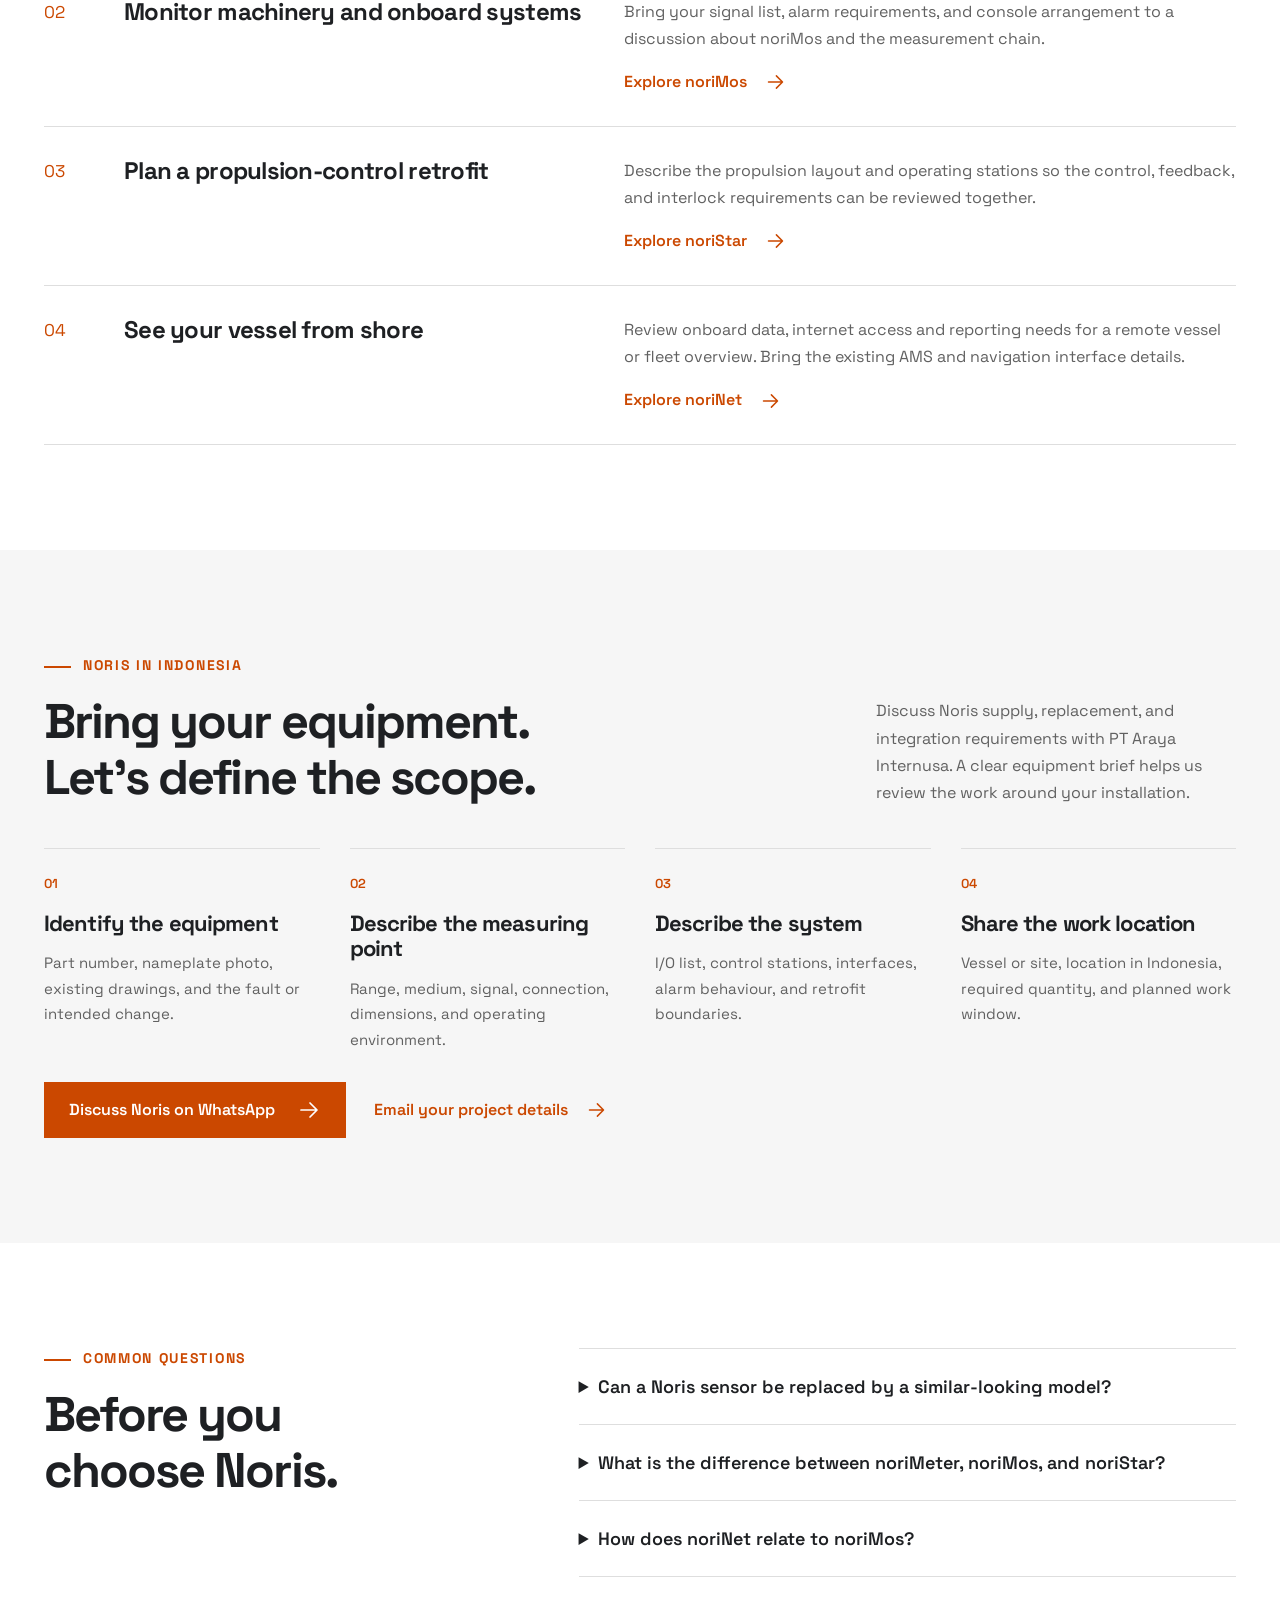
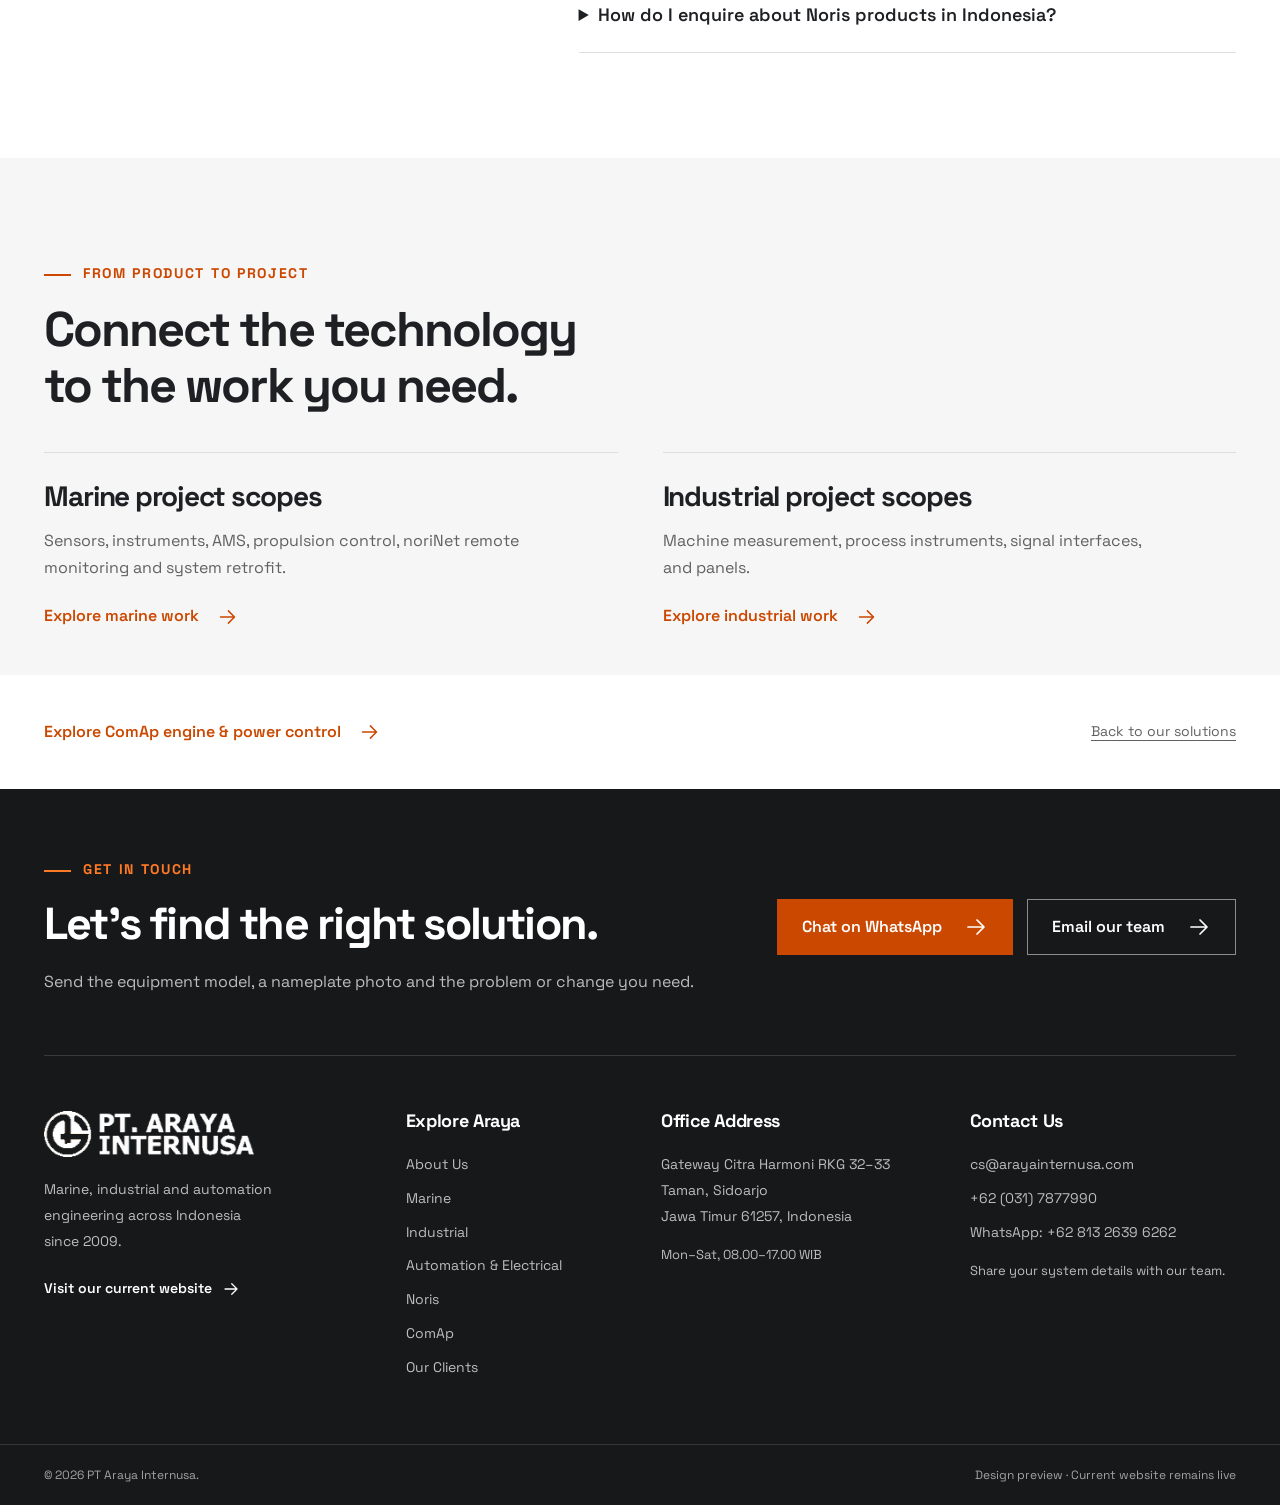
<file: public/noris/index.html>
<!doctype html>
<html lang="en">
<head>
  <meta charset="utf-8"><meta name="viewport" content="width=device-width, initial-scale=1">
  <script>document.documentElement.classList.add('js')</script>
  <title>Noris Distributor Indonesia: Sensors &amp; Marine AMS | Araya</title>
  <meta name="description" content="Noris distributor in Indonesia: speed, temperature and pressure sensors, indicators, noriMos AMS, noriStar propulsion control and noriNet monitoring.">
  <meta name="robots" content="noindex, nofollow">
  <meta name="theme-color" content="#1e2023">
  <link rel="canonical" href="https://hakiimm8.github.io/arayaweb/noris/">
  <meta property="og:site_name" content="PT Araya Internusa">
  <meta property="og:title" content="Noris Distributor Indonesia: Sensors &amp; Marine AMS | Araya">
  <meta property="og:description" content="Noris distributor in Indonesia: speed, temperature and pressure sensors, indicators, noriMos AMS, noriStar propulsion control and noriNet monitoring.">
  <meta property="og:type" content="website"><meta property="og:url" content="https://hakiimm8.github.io/arayaweb/noris/">
  <meta property="og:image" content="https://hakiimm8.github.io/arayaweb/assets/images/og-araya.jpg"><meta property="og:image:width" content="1200"><meta property="og:image:height" content="630">
  <meta name="twitter:card" content="summary_large_image">
  <link rel="icon" href="../assets/images/favicon.png">
  <link rel="preload" href="../assets/fonts/space-grotesk.woff2" as="font" type="font/woff2" crossorigin>
  <link rel="stylesheet" href="../assets/site.css?v=2e2316f7ac">
  <script src="../assets/site.js?v=85af2cdc4a" defer></script>
  <script type="application/ld+json">{"@context": "https://schema.org", "@graph": [{"@type": "ProfessionalService", "@id": "https://hakiimm8.github.io/arayaweb/#organization", "name": "PT Araya Internusa", "alternateName": "Araya Internusa", "url": "https://arayainternusa.co.id/araya/", "logo": "https://hakiimm8.github.io/arayaweb/assets/images/araya-logo.png", "image": "https://hakiimm8.github.io/arayaweb/assets/images/og-araya.jpg", "description": "Marine, industrial and automation engineering company in Sidoarjo, Indonesia: repair, retrofit, supply and system integration since 2009.", "email": "cs@arayainternusa.com", "telephone": "+62-31-7877990", "foundingDate": "2009", "founder": {"@type": "Person", "name": "Arif Fatkur Rohman"}, "address": {"@type": "PostalAddress", "streetAddress": "Gateway Citra Harmoni RKG 32–33", "addressLocality": "Taman, Sidoarjo", "addressRegion": "Jawa Timur", "postalCode": "61257", "addressCountry": "ID"}, "openingHoursSpecification": {"@type": "OpeningHoursSpecification", "dayOfWeek": ["Monday", "Tuesday", "Wednesday", "Thursday", "Friday", "Saturday"], "opens": "08:00", "closes": "17:00"}, "areaServed": {"@type": "Country", "name": "Indonesia"}, "knowsAbout": ["Marine automation", "Ship electrical systems", "Generator synchronisation", "PLC and SCADA", "Industrial machinery repair", "Crane repair", "Hazardous-area electrical equipment", "Noris", "ComAp"]}, {"@type": "BreadcrumbList", "itemListElement": [{"@type": "ListItem", "position": 1, "name": "Home", "item": "https://hakiimm8.github.io/arayaweb/"}, {"@type": "ListItem", "position": 2, "name": "Noris", "item": "https://hakiimm8.github.io/arayaweb/noris/"}]}, {"@type": "FAQPage", "mainEntity": [{"@type": "Question", "name": "Can a Noris sensor be replaced by a similar-looking model?", "acceptedAnswer": {"@type": "Answer", "text": "Physical appearance alone is insufficient. The measuring principle, range, output signal, supply, pin assignment, mounting, and environment must match the installation. Send the existing part number and drawings to Araya for a replacement discussion."}}, {"@type": "Question", "name": "What is the difference between noriMeter, noriMos, and noriStar?", "acceptedAnswer": {"@type": "Answer", "text": "noriMeter is an analogue indication family. noriMos is an integrated alarm, monitoring, and control system. noriStar handles propulsion remote control. They address different parts of the vessel’s measurement and automation requirements."}}, {"@type": "Question", "name": "How does noriNet relate to noriMos?", "acceptedAnswer": {"@type": "Answer", "text": "noriMos provides onboard alarm, monitoring and control. noriNet adds remote access and cloud-based visibility of connected vessel data. Share the existing system interfaces and connectivity with Araya to review an integration."}}, {"@type": "Question", "name": "How do I enquire about Noris products in Indonesia?", "acceptedAnswer": {"@type": "Answer", "text": "Contact PT Araya Internusa with the model or application, equipment photographs, quantity, and vessel or site location. Model availability, compatibility, documentation, and the agreed supply or service scope are confirmed for your enquiry."}}]}]}</script>
</head>
<body>
<a class="skip-link" href="#main">Skip to content</a>
<header class="site-header">
  <div class="utility"><div class="container utility-inner"><span>Gateway Citra Harmoni · Sidoarjo, Indonesia · Mon–Sat 08.00–17.00</span><a href="mailto:cs@arayainternusa.com">cs@arayainternusa.com</a><a href="tel:+62317877990">+62 (031) 7877990</a></div></div>
  <div class="container navigation">
    <a class="brand" href="../index.html" aria-label="PT Araya Internusa home"><img src="../assets/images/araya-logo-transparent.png" alt="PT Araya Internusa" width="238" height="52"></a>
    <button class="menu-toggle" type="button" aria-expanded="false" aria-controls="main-navigation"><span>Menu</span><svg viewBox="0 0 24 24" aria-hidden="true"><path d="M3 6h18M3 12h18M3 18h18"/></svg></button>
    <nav class="main-nav" id="main-navigation" aria-label="Main navigation">
      <a href="../index.html">Home</a><a href="../index.html#about">About Us</a><a href="../index.html#services">Our Services</a><details class="brand-menu"><summary>Brand Partners<svg viewBox="0 0 24 24" aria-hidden="true"><path d="m6 9 6 6 6-6"/></svg></summary><ul class="brand-dropdown"><li><a href="../noris/">Noris</a></li><li><a href="../comap/">ComAp</a></li></ul></details><a href="../index.html#clients">Our Clients</a>
      <a class="nav-contact" href="../index.html#contact">Contact Us <svg viewBox="0 0 24 24" aria-hidden="true"><path d="M4 12h15M13 5l7 7-7 7"/></svg></a>
    </nav>
  </div>
</header>
<main id="main"><section class="brand-hero brand-landing"><div class="container">
      <nav class="breadcrumb" aria-label="Breadcrumb"><a href="../index.html">Home</a><span aria-hidden="true">/</span><span>Noris</span></nav>
      <div class="brand-landing-grid"><div><p class="eyebrow">NORIS GROUP GmbH · INDONESIA</p><h1>Noris instruments,<br>sensors &amp; automation.</h1><p class="brand-intro">From the measuring point to the control room. Explore Noris technology for your vessel, machinery, and industrial installation.</p><div class="brand-actions"><a class="button" href="#portfolio">Explore Noris products <svg viewBox="0 0 24 24" aria-hidden="true"><path d="M4 12h15M13 5l7 7-7 7"/></svg></a><a class="text-link light" href="#araya-support">Talk to Araya <svg viewBox="0 0 24 24" aria-hidden="true"><path d="M4 12h15M13 5l7 7-7 7"/></svg></a></div></div>
      <figure class="product-figure hero-product"><img src="../assets/images/noris-speed-sensors.webp" alt="Noris flange and threaded speed sensors from the manufacturer portfolio" width="768" height="432" fetchpriority="high"><figcaption><a href="https://www.noris-group.com/products-and-systems/sensors/speed-sensors/speed-sensor-portfolio">Speed sensors · Product image: Noris Group GmbH</a></figcaption></figure></div>
    </div></section>
    <nav class="brand-contents" aria-label="Noris page sections"><div class="container"><a href="#about-brand">About the brand</a><a href="#portfolio">Products & systems</a><a href="#applications">Applications</a><a href="#araya-support">Enquire with Araya</a><a href="#brand-faq">FAQs</a></div></nav>
    <section class="section" id="about-brand"><div class="container"><div class="brand-profile"><div><p class="eyebrow">ABOUT NORIS</p><h2>Measurement expertise.<br>Marine system thinking.</h2><a class="text-link" href="https://www.noris-group.com/company/company-history">Manufacturer background <svg viewBox="0 0 24 24" aria-hidden="true"><path d="M4 12h15M13 5l7 7-7 7"/></svg></a></div><div><p class="lead">Founded in Nuremberg in 1925, Noris grew from rotational-speed instrumentation into sensors, indication, signal processing, and maritime automation. The German group serves shipbuilding, railway, and machinery applications.</p><p>PT Araya Internusa distributes Noris solutions in Indonesia. Discuss sensor and instrument replacement, alarm and monitoring requirements, or a wider control-system retrofit with our team.</p></div></div><dl class="brand-facts"><div><dt>Founded</dt><dd>1925</dd></div><div><dt>Origin</dt><dd>Nuremberg, Germany</dd></div><div><dt>Focus</dt><dd>Measurement &amp; automation</dd></div></dl></div></section>

    <section class="section section-muted" id="portfolio"><div class="container"><p class="eyebrow">NORIS PRODUCTS &amp; SYSTEMS</p><h2>Instruments, sensors<br>& marine systems.</h2><p class="portfolio-intro">Find the product family for your application, then share your requirements. Araya confirms the right model and configuration for your project.</p><nav class="product-finder" aria-label="Noris product families"><a href="#speed-sensors"><span>01</span>Speed sensors<svg viewBox="0 0 24 24" aria-hidden="true"><path d="M4 12h15M13 5l7 7-7 7"/></svg></a><a href="#temperature-sensors"><span>02</span>Temperature sensors<svg viewBox="0 0 24 24" aria-hidden="true"><path d="M4 12h15M13 5l7 7-7 7"/></svg></a><a href="#pressure-sensors"><span>03</span>Pressure sensors<svg viewBox="0 0 24 24" aria-hidden="true"><path d="M4 12h15M13 5l7 7-7 7"/></svg></a><a href="#instruments"><span>04</span>Instruments<svg viewBox="0 0 24 24" aria-hidden="true"><path d="M4 12h15M13 5l7 7-7 7"/></svg></a><a href="#signal-processing"><span>05</span>Signal processing<svg viewBox="0 0 24 24" aria-hidden="true"><path d="M4 12h15M13 5l7 7-7 7"/></svg></a><a href="#alarm-monitoring"><span>06</span>Alarm &amp; monitoring<svg viewBox="0 0 24 24" aria-hidden="true"><path d="M4 12h15M13 5l7 7-7 7"/></svg></a><a href="#propulsion-control"><span>07</span>Propulsion control<svg viewBox="0 0 24 24" aria-hidden="true"><path d="M4 12h15M13 5l7 7-7 7"/></svg></a><a href="#norinet"><span>08</span>noriNet remote monitoring<svg viewBox="0 0 24 24" aria-hidden="true"><path d="M4 12h15M13 5l7 7-7 7"/></svg></a></nav><div class="portfolio-list"><article class="portfolio-row" id="speed-sensors">
      <div><span class="portfolio-number">01</span><h3>Speed sensors</h3><p class="family-name">FAH13 · FAJ13 · Rotational-speed measurement</p><figure class="portfolio-picture"><img src="../assets/images/noris-speed-sensors.webp" alt="Noris threaded and flange-mounted rotational-speed sensors" width="768" height="432" loading="lazy" decoding="async"><figcaption><a href="https://www.noris-group.com/products-and-systems/sensors/speed-sensors/speed-sensor-portfolio">Speed-sensor portfolio · Image: Noris</a></figcaption></figure></div>
      <div><p>Noris offers rotational-speed sensing for engines, gearboxes, and machinery. FAH13 and FAJ13 are examples in its speed-sensor portfolio; the correct version depends on the target and installation.</p><dl><div><dt>Applications</dt><dd>RPM measurement and speed feedback for engine or machinery monitoring.</dd></div><div><dt>Selection details</dt><dd>Target wheel, measuring gap, speed range, direction requirement, output signal, connector, and mounting dimensions.</dd></div></dl><a class="text-link" href="https://www.noris-group.com/products-and-systems/sensors/speed-sensors/speed-sensor-portfolio">Manufacturer details &amp; documents <svg viewBox="0 0 24 24" aria-hidden="true"><path d="M4 12h15M13 5l7 7-7 7"/></svg></a></div>

    </article><article class="portfolio-row" id="temperature-sensors">
      <div><span class="portfolio-number">02</span><h3>Temperature sensors</h3><p class="family-name">TA.81 / TA.82 · Pt100 / Pt1000 · Thermocouples</p><figure class="portfolio-picture"><img src="../assets/images/noris-temperature-sensors.webp" alt="Noris temperature probes for marine measurement applications" width="768" height="512" loading="lazy" decoding="async"><figcaption><a href="https://www.noris-group.com/products-and-systems/sensors/temperature-sensors">Marine temperature sensors · Image: Noris</a></figcaption></figure></div>
      <div><p>The temperature portfolio includes resistance sensors, thermocouples, and thermistors in application-specific housings. TA.81 and TA.82 are screw-in examples with Pt100 or Pt1000 measuring elements.</p><dl><div><dt>Applications</dt><dd>Temperature measurement on engines, machinery, and process equipment where the selected probe is suitable.</dd></div><div><dt>Selection details</dt><dd>Temperature range, measuring element, insertion length, thread or flange, wiring arrangement, and process conditions.</dd></div></dl><a class="text-link" href="https://www.noris-group.com/products-and-systems/sensors/temperature-sensors">Manufacturer details &amp; documents <svg viewBox="0 0 24 24" aria-hidden="true"><path d="M4 12h15M13 5l7 7-7 7"/></svg></a></div>

    </article><article class="portfolio-row" id="pressure-sensors">
      <div><span class="portfolio-number">03</span><h3>Pressure sensors &amp; transmitters</h3><p class="family-name">PAX9 · VD61</p><figure class="portfolio-picture"><img src="../assets/images/noris-pressure-sensor.webp" alt="Noris pressure transmitter with threaded process connection and electrical connector" width="768" height="464" loading="lazy" decoding="async"><figcaption><a href="https://www.noris-group.com/products-and-systems/sensors/pressure-sensors">Pressure transmitter · Image: Noris</a></figcaption></figure></div>
      <div><p>Noris pressure transmitters convert pressure into a measurement signal for the wider system. The PAX9 family includes absolute and relative measurement variants; the manufacturer also lists VD61 transmitters.</p><dl><div><dt>Applications</dt><dd>Pressure monitoring points in marine or industrial machinery, selected around the medium and operating range.</dd></div><div><dt>Selection details</dt><dd>Absolute or gauge pressure, measuring range, medium compatibility, process connection, electrical output, and supply.</dd></div></dl><a class="text-link" href="https://www.noris-group.com/products-and-systems/sensors/pressure-sensors">Manufacturer details &amp; documents <svg viewBox="0 0 24 24" aria-hidden="true"><path d="M4 12h15M13 5l7 7-7 7"/></svg></a></div>

    </article><article class="portfolio-row" id="instruments">
      <div><span class="portfolio-number">04</span><h3>Instruments &amp; analogue indicators</h3><p class="family-name">noriMeter · NIR3 / NIQ3 · NIQ31 · SIR3 / SIQ3</p><figure class="portfolio-picture"><img src="../assets/images/noris-norimeter.webp" alt="Noris noriMeter NIQ3 square analogue RPM indicator" width="768" height="576" loading="lazy" decoding="async"><figcaption><a href="https://www.noris-group.com/products-and-systems/analogue-indicators">noriMeter NIQ3 indicator · Image: Noris</a></figcaption></figure></div>
      <div><p>Noris indicators make speed, temperature, pressure, and position readable at the panel. noriMeter instruments use stepper motors; SIR3 and SIQ3 use moving-coil movements. Round and square formats suit different consoles.</p><dl><div><dt>Applications</dt><dd>Local gauges, engine-room consoles, bridge indication, and instrument-panel replacement.</dd></div><div><dt>Selection details</dt><dd>Input signal, display scale, panel cut-out, housing format, illumination, and any limit-switch functions.</dd></div></dl><a class="text-link" href="https://www.noris-group.com/products-and-systems/analogue-indicators">Manufacturer details &amp; documents <svg viewBox="0 0 24 24" aria-hidden="true"><path d="M4 12h15M13 5l7 7-7 7"/></svg></a></div>

    </article><article class="portfolio-row" id="signal-processing">
      <div><span class="portfolio-number">05</span><h3>Signal processing &amp; limit monitoring</h3><p class="family-name">VF5 · VP5 / VPT5 · Measuring transducers</p><figure class="portfolio-picture"><img src="../assets/images/noris-signal-processing.webp" alt="Noris signal-processing modules and digital measurement display" width="768" height="512" loading="lazy" decoding="async"><figcaption><a href="https://www.noris-group.com/products-and-systems/signal-processing">Signal-processing devices · Image: Noris</a></figcaption></figure></div>
      <div><p>Signal-processing devices connect a measuring point to indication or automation equipment. Noris examples include VF5 frequency transducers and VP5/VPT5 temperature transducers, alongside limit-monitoring devices.</p><dl><div><dt>Applications</dt><dd>Measurement conversion and threshold signals for an existing monitoring or control installation.</dd></div><div><dt>Selection details</dt><dd>Input and output types, supply voltage, isolation, switching thresholds, and the receiving equipment.</dd></div></dl><a class="text-link" href="https://www.noris-group.com/products-and-systems/signal-processing">Manufacturer details &amp; documents <svg viewBox="0 0 24 24" aria-hidden="true"><path d="M4 12h15M13 5l7 7-7 7"/></svg></a></div>

    </article><article class="portfolio-row" id="alarm-monitoring">
      <div><span class="portfolio-number">06</span><h3>Marine alarm, monitoring &amp; control</h3><p class="family-name">noriMos 4 · noriMos 3500 · IAMCS</p><figure class="portfolio-picture"><img src="../assets/images/noris-norimos.webp" alt="Noris touchscreen displaying a noriMos machinery monitoring interface" width="768" height="432" loading="lazy" decoding="async"><figcaption><a href="https://www.noris-group.com/products-and-systems/maritime-system-solutions/alarm-monitoring-and-control">noriMos visualisation example · Image: Noris</a></figcaption></figure></div>
      <div><p>noriMos brings onboard alarms, operating data, visualisation, and control into an integrated system. Noris offers different architectures, from local data acquisition to larger vessel automation with several operating stations.</p><dl><div><dt>Applications</dt><dd>Engine-room AMS, machinery monitoring, onboard alarm visibility, and monitoring-system retrofit.</dd></div><div><dt>Selection details</dt><dd>Signal list and I/O count, operator stations, existing interfaces, redundancy, alarm philosophy, and vessel requirements.</dd></div></dl><a class="text-link" href="https://www.noris-group.com/products-and-systems/maritime-system-solutions/alarm-monitoring-and-control">Manufacturer details &amp; documents <svg viewBox="0 0 24 24" aria-hidden="true"><path d="M4 12h15M13 5l7 7-7 7"/></svg></a></div>

    </article><article class="portfolio-row" id="propulsion-control">
      <div><span class="portfolio-number">07</span><h3>Propulsion remote control</h3><p class="family-name">noriStar · Bridge &amp; local control stations</p><figure class="portfolio-picture"><img src="../assets/images/noris-noristar.webp" alt="Noris noriStar propulsion control lever and operating panel" width="768" height="512" loading="lazy" decoding="async"><figcaption><a href="https://www.noris-group.com/products-and-systems/maritime-system-solutions/propulsion-control">noriStar propulsion controls · Image: Noris</a></figcaption></figure></div>
      <div><p>noriStar coordinates propulsion components from the bridge and other control stations. Manufacturer applications include fixed- and controllable-pitch propellers, azimuth propulsion, waterjets, and bow or stern thrusters, with project-specific configuration.</p><dl><div><dt>Applications</dt><dd>Propulsion-control and manoeuvring upgrades, including coordination of engines, gearboxes, and propellers.</dd></div><div><dt>Selection details</dt><dd>Propulsion arrangement, control stations, engine/gearbox interfaces, feedback signals, interlocks, and vessel requirements.</dd></div></dl><a class="text-link" href="https://www.noris-group.com/products-and-systems/maritime-system-solutions/propulsion-control">Manufacturer details &amp; documents <svg viewBox="0 0 24 24" aria-hidden="true"><path d="M4 12h15M13 5l7 7-7 7"/></svg></a></div>

    </article><article class="portfolio-row" id="norinet">
      <div><span class="portfolio-number">08</span><h3>Remote monitoring &amp; fleet performance</h3><p class="family-name">noriNet / NORINET · Remote access &amp; telemetry</p><figure class="portfolio-picture"><img src="../assets/images/noris-norinet-display.webp" alt="Noris NORINET vessel performance dashboard displayed on a monitor" width="768" height="540" loading="lazy" decoding="async"><figcaption><a href="https://www.noris-group.com/products-and-systems/maritime-system-solutions/remote-access-and-telemetry">noriNet performance visualisation example · Image: Noris</a></figcaption></figure></div>
      <div><p>noriNet connects onboard machinery and navigation data to a cloud-based vessel or fleet view. Browser dashboards bring together operating trends, alarm history and reports; a separate VPN connection supports remote service access.</p><dl><div><dt>Applications</dt><dd>Shore-side vessel monitoring, fleet comparison, remote diagnostics and performance analysis using available engine, position, fuel or energy measurements.</dd></div><div><dt>Selection details</dt><dd>Existing AMS and engine systems, signal/protocol list, vessel count, internet connection, required reports, access roles and service scope.</dd></div></dl><a class="text-link" href="https://www.noris-group.com/products-and-systems/maritime-system-solutions/remote-access-and-telemetry">Manufacturer details &amp; documents <svg viewBox="0 0 24 24" aria-hidden="true"><path d="M4 12h15M13 5l7 7-7 7"/></svg></a></div>
<div class="portfolio-system"><h4>How the system connects</h4><ol class="application-flow" aria-label="Conceptual system flow"><li>Collect vessel data: AMCS, engine systems and navigation.</li><li>Connect through the onboard NORINET interface unit and vessel internet.</li><li>Send telemetry via MQTT to the cloud for browser views, reports and REST API integration.</li></ol><figure class="application-diagram"><a class="diagram-trigger" href="../assets/images/noris-norinet-system.webp" target="_blank" rel="noopener" aria-label="Enlarge diagram: noriNet vessel-to-shore system structure" data-diagram-caption="noriNet vessel-to-shore system structure" data-diagram-brand="Noris"><img src="../assets/images/noris-norinet-system.webp" alt="NORINET architecture: onboard AMCS, third-party systems and GPS connect to an interface unit; MQTT carries data to shore browsers, reports and REST API, with VPN remote support" width="1440" height="960" loading="lazy" decoding="async"><span class="diagram-enlarge" aria-hidden="true">Enlarge diagram ↗</span></a><figcaption><a href="https://www.noris-group.com/products-and-systems/maritime-system-solutions/remote-access-and-telemetry">noriNet vessel-to-shore system structure · Diagram: Noris</a></figcaption></figure><p class="system-note">Read from vessel to shore. NORICAN, Modbus and NMEA are interface examples shown by Noris; compatibility is reviewed for each installation. The dashed VPN path provides service access. Shore-side live visibility depends on connectivity and connected measurements.</p></div>
    </article></div></div></section>
<section class="section" id="applications"><div class="container"><p class="eyebrow">START WITH YOUR APPLICATION</p><h2>What does your system need?</h2><div class="application-list"><article class="application-row"><span>01</span><h3>Replace an instrument or sensor</h3><div><p>Start with the existing part number and nameplate. Compare the electrical signal and mechanical fit before choosing a replacement.</p><a class="text-link" href="#instruments">Explore instruments <svg viewBox="0 0 24 24" aria-hidden="true"><path d="M4 12h15M13 5l7 7-7 7"/></svg></a></div></article><article class="application-row"><span>02</span><h3>Monitor machinery and onboard systems</h3><div><p>Bring your signal list, alarm requirements, and console arrangement to a discussion about noriMos and the measurement chain.</p><a class="text-link" href="#alarm-monitoring">Explore noriMos <svg viewBox="0 0 24 24" aria-hidden="true"><path d="M4 12h15M13 5l7 7-7 7"/></svg></a></div></article><article class="application-row"><span>03</span><h3>Plan a propulsion-control retrofit</h3><div><p>Describe the propulsion layout and operating stations so the control, feedback, and interlock requirements can be reviewed together.</p><a class="text-link" href="#propulsion-control">Explore noriStar <svg viewBox="0 0 24 24" aria-hidden="true"><path d="M4 12h15M13 5l7 7-7 7"/></svg></a></div></article><article class="application-row"><span>04</span><h3>See your vessel from shore</h3><div><p>Review onboard data, internet access and reporting needs for a remote vessel or fleet overview. Bring the existing AMS and navigation interface details.</p><a class="text-link" href="#norinet">Explore noriNet <svg viewBox="0 0 24 24" aria-hidden="true"><path d="M4 12h15M13 5l7 7-7 7"/></svg></a></div></article></div></div></section>
<dialog class="diagram-viewer" aria-labelledby="diagram-viewer-title"><div class="diagram-toolbar"><h2 id="diagram-viewer-title">Application diagram</h2><button type="button" class="diagram-close" autofocus aria-label="Close diagram">Close ×</button><div class="diagram-zoom" role="group" aria-label="Diagram zoom"><button type="button" data-zoom="out" aria-label="Zoom out">−</button><button type="button" data-zoom="reset">Fit</button><button type="button" data-zoom="in" aria-label="Zoom in">+</button><span class="diagram-zoom-status" aria-live="polite">100%</span></div></div><div class="diagram-stage" tabindex="0" aria-label="Diagram image. Scroll to explore when enlarged."><img alt="Enlarged manufacturer system diagram"></div><div class="diagram-viewer-footer"><a class="diagram-viewer-source" href="https://www.noris-group.com/products-and-systems/maritime-system-solutions/remote-access-and-telemetry" target="_blank" rel="noopener">Manufacturer source</a><span>Zoom in, then scroll to explore. Escape closes this view.</span></div></dialog>
    <section class="section brand-enquiry" id="araya-support"><div class="container"><div class="section-heading"><div><p class="eyebrow">NORIS IN INDONESIA</p><h2>Bring your equipment.<br>Let’s define the scope.</h2></div><p>Discuss Noris supply, replacement, and integration requirements with PT Araya Internusa. A clear equipment brief helps us review the work around your installation.</p></div><ol class="enquiry-list"><li><h3>Identify the equipment</h3><p>Part number, nameplate photo, existing drawings, and the fault or intended change.</p></li><li><h3>Describe the measuring point</h3><p>Range, medium, signal, connection, dimensions, and operating environment.</p></li><li><h3>Describe the system</h3><p>I/O list, control stations, interfaces, alarm behaviour, and retrofit boundaries.</p></li><li><h3>Share the work location</h3><p>Vessel or site, location in Indonesia, required quantity, and planned work window.</p></li></ol><div class="brand-actions"><a class="button" href="https://wa.me/6281326396262">Discuss Noris on WhatsApp <svg viewBox="0 0 24 24" aria-hidden="true"><path d="M4 12h15M13 5l7 7-7 7"/></svg></a><a class="text-link" href="mailto:cs@arayainternusa.com">Email your project details <svg viewBox="0 0 24 24" aria-hidden="true"><path d="M4 12h15M13 5l7 7-7 7"/></svg></a></div></div></section>
    <section class="section" id="brand-faq"><div class="container brand-faq"><div><p class="eyebrow">COMMON QUESTIONS</p><h2>Before you<br>choose Noris.</h2></div><div class="faq-list"><details><summary>Can a Noris sensor be replaced by a similar-looking model?</summary><p>Physical appearance alone is insufficient. The measuring principle, range, output signal, supply, pin assignment, mounting, and environment must match the installation. Send the existing part number and drawings to Araya for a replacement discussion.</p></details><details><summary>What is the difference between noriMeter, noriMos, and noriStar?</summary><p>noriMeter is an analogue indication family. noriMos is an integrated alarm, monitoring, and control system. noriStar handles propulsion remote control. They address different parts of the vessel’s measurement and automation requirements.</p></details><details><summary>How does noriNet relate to noriMos?</summary><p>noriMos provides onboard alarm, monitoring and control. noriNet adds remote access and cloud-based visibility of connected vessel data. Share the existing system interfaces and connectivity with Araya to review an integration.</p></details><details><summary>How do I enquire about Noris products in Indonesia?</summary><p>Contact PT Araya Internusa with the model or application, equipment photographs, quantity, and vessel or site location. Model availability, compatibility, documentation, and the agreed supply or service scope are confirmed for your enquiry.</p></details></div></div></section>
    <section class="section section-muted project-connections"><div class="container"><p class="eyebrow">FROM PRODUCT TO PROJECT</p><h2>Connect the technology<br>to the work you need.</h2><div class="connection-grid"><a href="../marine/"><h3>Marine project scopes</h3><p>Sensors, instruments, AMS, propulsion control, noriNet remote monitoring and system retrofit.</p><span class="text-link">Explore marine work <svg viewBox="0 0 24 24" aria-hidden="true"><path d="M4 12h15M13 5l7 7-7 7"/></svg></span></a><a href="../industrial/"><h3>Industrial project scopes</h3><p>Machine measurement, process instruments, signal interfaces, and panels.</p><span class="text-link">Explore industrial work <svg viewBox="0 0 24 24" aria-hidden="true"><path d="M4 12h15M13 5l7 7-7 7"/></svg></span></a></div></div></section>
    <section class="related container"><a class="text-link" href="../comap/">Explore ComAp engine &amp; power control <svg viewBox="0 0 24 24" aria-hidden="true"><path d="M4 12h15M13 5l7 7-7 7"/></svg></a><a href="../index.html#brands">Back to our solutions</a></section></main>
<section class="contact" id="contact" aria-labelledby="contact-heading">
  <div class="container contact-intro"><div><p class="eyebrow">GET IN TOUCH</p><h2 id="contact-heading">Let’s find the right solution.</h2><p>Send the equipment model, a nameplate photo and the problem or change you need.</p></div><div class="contact-actions"><a class="button" href="https://wa.me/6281326396262?text=Hello%20Araya%2C%20I%20would%20like%20to%20discuss%20a%20project.">Chat on WhatsApp <svg viewBox="0 0 24 24" aria-hidden="true"><path d="M4 12h15M13 5l7 7-7 7"/></svg></a><a class="button button-outline" href="mailto:cs@arayainternusa.com">Email our team <svg viewBox="0 0 24 24" aria-hidden="true"><path d="M4 12h15M13 5l7 7-7 7"/></svg></a></div></div>
  <div class="container footer-grid">
    <div class="footer-company"><img src="../assets/images/araya-logo-transparent.png" alt="PT Araya Internusa" width="238" height="52" loading="lazy"><p>Marine, industrial and automation engineering across Indonesia since 2009.</p><a class="text-link light" href="https://arayainternusa.co.id/araya/">Visit our current website <svg viewBox="0 0 24 24" aria-hidden="true"><path d="M4 12h15M13 5l7 7-7 7"/></svg></a></div>
    <div><h3>Explore Araya</h3><a href="../index.html#about">About Us</a><a href="../marine/">Marine</a><a href="../industrial/">Industrial</a><a href="../automation/">Automation &amp; Electrical</a><a href="../noris/">Noris</a><a href="../comap/">ComAp</a><a href="../index.html#clients">Our Clients</a></div>
    <div><h3>Office Address</h3><p><a href="https://www.google.com/maps/search/?api=1&query=Gateway%20Citra%20Harmoni%20RKG%2032-33%2C%20Taman%2C%20Sidoarjo">Gateway Citra Harmoni RKG 32–33<br>Taman, Sidoarjo<br>Jawa Timur 61257, Indonesia</a></p><p class="contact-note">Mon–Sat, 08.00–17.00 WIB</p></div>
    <div><h3>Contact Us</h3><a href="mailto:cs@arayainternusa.com">cs@arayainternusa.com</a><a href="tel:+62317877990">+62 (031) 7877990</a><a href="https://wa.me/6281326396262?text=Hello%20Araya%2C%20I%20would%20like%20to%20discuss%20a%20project.">WhatsApp: +62 813 2639 6262</a><p class="contact-note">Share your system details with our team.</p></div>
  </div>
</section>
<footer class="copyright"><div class="container"><span>© 2026 PT Araya Internusa.</span><span>Design preview · Current website remains live</span></div></footer>
</body></html>
</file>
<file: public/assets/site.css>
@font-face{font-family:"Space Grotesk";src:url("./fonts/space-grotesk.woff2") format("woff2");font-style:normal;font-weight:300 700;font-display:swap}
:root{--orange:#ee5c03;--orange-hover:#cb4800;--ink:#1e2023;--text:#616161;--muted:#f6f6f6;--line:#dedede;--white:#fff;--container:1240px}
*{box-sizing:border-box}html{scroll-behavior:smooth;scroll-padding-top:105px}body{margin:0;font-family:"Space Grotesk",Arial,sans-serif;font-size:17px;line-height:1.7;color:var(--text);background:#fff}h1,h2,h3,p,figure{margin:0}h1,h2,h3{color:var(--ink);font-weight:700;line-height:1.15;letter-spacing:-.04em}h2{font-size:clamp(32px,3.8vw,49px)}h3{font-size:25px}p+p{margin-top:18px}a{color:inherit;text-decoration:none}button{font:inherit}img{display:block;max-width:100%;height:auto}svg{width:24px;height:24px;fill:none;stroke:currentColor;stroke-width:1.7;stroke-linecap:round;stroke-linejoin:round;flex:none}.container{width:min(var(--container),calc(100% - 88px));margin-inline:auto}.section{padding:105px 0}.section-muted{background:var(--muted)}.eyebrow{color:var(--orange);font-size:14px;letter-spacing:.12em;font-weight:700;line-height:1.5;margin-bottom:18px}.eyebrow:before{content:"";display:inline-block;vertical-align:middle;width:27px;height:2px;margin-right:12px;background:currentColor}.lead{font-size:20px;color:var(--ink);line-height:1.55;margin:24px 0 18px}.text-link{display:inline-flex;align-items:center;gap:18px;color:var(--orange);font-weight:600;font-size:16px;line-height:1.4}.text-link svg{width:21px}.text-link:hover{color:var(--orange-hover)}.button{display:inline-flex;align-items:center;justify-content:center;gap:22px;min-height:56px;padding:15px 24px;background:var(--orange);border:1px solid var(--orange);color:#fff;font-size:16px;font-weight:600;line-height:1.4;transition:background .2s}.button:hover{background:var(--orange-hover);border-color:var(--orange-hover)}.button-outline{background:transparent;border-color:#ffffff80}.button-outline:hover{background:#ffffff14;border-color:#fff}a:focus-visible,button:focus-visible{outline:3px solid var(--orange);outline-offset:5px}.button:focus-visible{outline-color:#fff;box-shadow:0 0 0 7px var(--orange)}.skip-link{position:fixed;top:-100px;left:16px;z-index:99;background:#fff;color:var(--ink);padding:12px}.skip-link:focus{top:12px}
.site-header{background:var(--ink);color:#fff;position:relative;z-index:20}.utility{border-bottom:1px solid #ffffff20}.utility-inner{display:flex;justify-content:flex-end;gap:32px;font-size:12px;min-height:37px;align-items:center;color:#d3d3d3}.utility-inner span{margin-right:auto}.utility a:hover{color:#fff}.navigation{display:flex;align-items:center;min-height:91px;gap:36px}.brand{background:var(--orange);align-self:stretch;display:flex;align-items:center;padding:18px 22px;flex:none}.brand img{width:224px;height:auto}.main-nav{display:flex;align-items:center;justify-content:flex-end;gap:25px;flex:1;font-size:14px;font-weight:500;line-height:1.35}.main-nav>a{white-space:nowrap}.main-nav>a:hover{color:var(--orange)}.main-nav .nav-contact{border-left:1px solid #ffffff35;padding-left:24px;display:inline-flex;align-items:center;gap:14px}.nav-contact svg{width:19px}.menu-toggle{display:none;background:none;color:#fff;border:1px solid #ffffff50;padding:10px 13px;align-items:center;gap:10px;font-size:15px}
.hero{position:relative;min-height:660px;display:flex;align-items:center;isolation:isolate;background:#343434;color:#fff}.hero-photo,.hero-shade{position:absolute;inset:0;width:100%;height:100%;z-index:-2;object-fit:cover}.hero-photo{object-position:58% 48%}.hero-shade{z-index:-1;background:linear-gradient(90deg,rgba(12,15,18,.85) 0%,rgba(12,15,18,.67) 40%,rgba(12,15,18,.18) 100%)}.hero-content{padding-block:68px 88px}.hero .eyebrow{color:#fff}.hero h1{color:#fff;font-size:clamp(42px,5.1vw,71px);line-height:1.08;letter-spacing:-.045em;max-width:840px}.hero h1 span{color:#ff7a24}.hero-description{font-size:18px;line-height:1.7;color:#eee;max-width:590px;margin-top:25px}.hero-actions{display:flex;flex-wrap:wrap;gap:18px;margin-top:32px}.hero-index{position:absolute;right:45px;bottom:30px;font-size:11px;letter-spacing:.14em;display:flex;align-items:center;gap:12px}.hero-index span{font-size:25px;font-weight:600;letter-spacing:0}.feature-strip{background:var(--ink);color:#bdbdbd}.feature-grid{display:grid;grid-template-columns:repeat(3,1fr);padding-block:35px}.feature-grid>div{display:flex;gap:18px;align-items:flex-start;padding:0 28px;border-right:1px solid #ffffff20}.feature-grid>div:first-child{padding-left:0}.feature-grid>div:last-child{border:0;padding-right:0}.feature-number{font-size:14px;color:var(--orange);font-weight:600;line-height:1.8}.feature-grid h2{color:#fff;font-size:21px;letter-spacing:-.03em;margin-bottom:7px}.feature-grid p{font-size:14px;line-height:1.6}
.about-grid{display:grid;grid-template-columns:1fr 1.03fr;gap:75px;align-items:center}.about-media{position:relative;padding-right:22px;padding-bottom:28px}.about-media>img{width:100%;aspect-ratio:1;object-fit:cover}.since{position:absolute;bottom:0;right:0;background:var(--orange);color:#fff;display:flex;align-items:center;gap:20px;padding:19px 25px}.since strong{font-size:45px;line-height:1;letter-spacing:-.04em}.since span{font-size:13px;max-width:90px;line-height:1.5}.scope-list{display:flex;flex-wrap:wrap;gap:24px;margin:25px 0}.scope-list span{color:var(--ink);font-size:16px;font-weight:500}.scope-list span:before{content:"✓";color:var(--orange);margin-right:9px}.section-heading{display:flex;align-items:flex-end;justify-content:space-between;gap:65px;margin-bottom:42px}.section-heading>p{max-width:360px;line-height:1.7;font-size:16px}.service-grid{display:grid;grid-template-columns:repeat(3,1fr);gap:25px}.service-card{position:relative;min-height:450px;overflow:hidden;background:var(--ink);color:#ddd;display:flex;align-items:flex-end}.service-card>img{position:absolute;inset:0;width:100%;height:100%;object-fit:cover;transition:transform .5s}.service-card:after{content:"";position:absolute;inset:0;background:linear-gradient(180deg,#1e202308 15%,#1e2023dd 65%,#1e2023 100%)}.service-card:hover>img{transform:scale(1.04)}.service-body{position:relative;z-index:1;padding:32px;width:100%}.service-number{display:inline-block;font-size:16px;font-weight:600;color:#fff;opacity:.8;margin-bottom:40px}.service-body h3{color:#fff;font-size:30px;margin-bottom:14px}.service-body p{font-size:15px;line-height:1.65;min-height:50px}.card-link{display:flex;align-items:center;justify-content:space-between;gap:12px;margin-top:24px;padding-top:18px;border-top:1px solid #ffffff40;font-size:14px;color:#fff}.card-link svg{width:19px;color:#ff7a24}.brand-grid{display:grid;grid-template-columns:1fr 1fr;border:1px solid var(--line)}.brand-panel{padding:42px}.brand-panel+article{border-left:1px solid var(--line)}.brand-name{font-size:57px;color:var(--ink);font-weight:700;line-height:1.1;letter-spacing:-.05em;display:flex;align-items:center;justify-content:space-between;gap:18px;margin-bottom:35px}.brand-name span{font-size:10px;font-weight:600;letter-spacing:.08em;color:var(--text);max-width:100px;line-height:1.6}.brand-panel h3{font-size:27px;margin-bottom:16px}.brand-panel p{font-size:16px;max-width:480px;margin-bottom:27px}.projects{background:var(--ink);color:#bfbfbf}.projects h2{color:#fff}.project-grid{display:grid;grid-template-columns:1.35fr 1fr;gap:28px}.project-grid figure>img{width:100%;height:330px;object-fit:cover}.project-grid figcaption{padding-top:24px}.project-grid figcaption span{font-size:12px;letter-spacing:.08em;text-transform:uppercase;color:#ff7a24}.project-grid h3{font-size:28px;margin-top:9px;color:#fff}
.contact{background:#16181a;color:#bdbdbd;padding-top:70px;scroll-margin-top:0}.contact-intro{display:flex;justify-content:space-between;align-items:center;gap:40px;padding-bottom:60px;border-bottom:1px solid #ffffff25}.contact h2{color:#fff;font-size:clamp(30px,3.5vw,45px)}.contact-intro p:last-child{margin-top:18px;font-size:16px}.contact-intro>.button{flex-shrink:0}.footer-grid{display:grid;grid-template-columns:1.2fr .8fr 1fr 1fr;gap:42px;padding-block:55px}.footer-grid h3{font-size:18px;color:#fff;letter-spacing:-.02em;margin-bottom:20px}.footer-grid p,.footer-grid a{font-size:14px;line-height:1.85}.footer-grid a:not(.text-link){display:block;margin-bottom:8px}.footer-grid a:hover{color:#fff}.footer-company>img{width:210px;margin-bottom:20px}.footer-company p{max-width:230px;margin-bottom:18px}.text-link.light{color:#fff;gap:10px}.text-link.light svg{width:18px}.contact-note{margin-top:14px;font-size:13px!important}.copyright{background:#16181a;color:#a3a3a3;border-top:1px solid #ffffff20;font-size:12px}.copyright>.container{display:flex;justify-content:space-between;gap:24px;padding-block:20px}
.brand-hero{background:var(--ink);color:#bdbdbd;padding:35px 0 75px;position:relative;overflow:hidden}.brand-hero:after{content:"";position:absolute;right:-80px;top:80px;width:340px;height:340px;border:1px solid #ffffff0d;transform:rotate(30deg);pointer-events:none}.breadcrumb{display:flex;gap:14px;font-size:13px;margin-bottom:52px;position:relative;z-index:1}.breadcrumb a:hover{color:#fff}.brand-hero h1{color:#fff;font-size:clamp(43px,5.5vw,73px);line-height:1.08;position:relative;z-index:1}.brand-hero>.container>p:not(.eyebrow){font-size:20px;margin:24px 0 30px}.brand-overview{display:grid;grid-template-columns:1.05fr 1fr;gap:70px;align-items:center}.brand-overview img{width:100%;height:440px;object-fit:cover}.brand-overview figcaption{font-size:12px;color:var(--text);margin-top:10px}.brand-overview .text-link{margin-top:25px}.manufacturer-note{font-size:12px;line-height:1.7;margin-top:14px!important;max-width:440px}.application-list{margin-top:40px;border-top:1px solid var(--line)}.application-row{display:grid;grid-template-columns:50px 1fr 1.3fr;gap:30px;align-items:start;padding:30px 0;border-bottom:1px solid var(--line)}.application-row>span{color:var(--orange);font-size:17px}.application-row h3{font-size:24px;letter-spacing:-.03em}.application-row p{font-size:16px;line-height:1.7}.equipment-note{border-left:3px solid var(--orange);padding:5px 0 5px 25px;margin-top:40px}.equipment-note h3{font-size:22px;margin-bottom:12px}.equipment-note p{max-width:780px;font-size:16px}.related{padding-block:45px;display:flex;justify-content:space-between;gap:25px;align-items:center}.related>a:last-child{font-size:14px;text-decoration:underline;text-underline-offset:4px}
@media(min-width:1600px){.hero{min-height:730px}}@media(max-width:1200px){.container{width:calc(100% - 60px)}.navigation{gap:20px}.brand{padding-inline:15px}.brand img{width:190px}.main-nav{gap:17px;font-size:12px}.main-nav .nav-contact{padding-left:17px}.about-grid{gap:45px}.brand-name{font-size:50px}.footer-grid{gap:27px}}
@media(max-width:980px){.utility-inner{gap:20px;font-size:11px}.utility-inner span{display:none}.utility-inner{justify-content:space-between}.navigation{min-height:85px;justify-content:space-between;flex-wrap:wrap;padding-bottom:14px}.brand{padding:16px 18px;min-height:85px}.main-nav{flex-basis:100%;justify-content:flex-start;gap:21px;flex-wrap:wrap;font-size:14px;padding:10px 0}.main-nav .nav-contact{border:0;padding:0}.js .menu-toggle{display:inline-flex}.js .navigation{padding-bottom:0}.js .main-nav{display:none;padding:0 0 22px}.js .main-nav[data-open="true"]{display:flex}.hero{min-height:630px}.hero h1{font-size:62px}.hero-index{right:30px}.feature-grid>div{padding-inline:18px;gap:12px}.feature-grid h2{font-size:18px}.feature-grid p{font-size:13px}.about-grid{gap:35px}.section{padding-block:80px}.section-heading{gap:35px}.section-heading>p{max-width:300px}.service-grid{gap:16px}.service-body{padding:24px}.service-body h3{font-size:27px}.service-body p{font-size:14px}.card-link{font-size:12px}.brand-panel{padding:30px}.brand-name{display:block}.brand-name span{display:block;max-width:none;margin-top:10px;font-size:10px}.brand-panel h3{font-size:24px}.project-grid figure>img{height:280px}.contact-intro{gap:30px}.footer-grid{grid-template-columns:1fr 1fr;gap:35px}.brand-overview{gap:35px}.brand-overview img{height:390px}}
@media(max-width:680px){.container{width:calc(100% - 40px)}body{font-size:16px}.utility-inner{font-size:10px;gap:10px;min-height:32px}.navigation{min-height:78px}.brand{min-height:78px;padding:14px 12px}.brand img{width:184px}.menu-toggle{font-size:13px;padding:8px 9px;gap:8px}.menu-toggle svg{width:20px}.main-nav{display:grid;grid-template-columns:1fr 1fr;gap:0!important;line-height:1.5}.js .main-nav[data-open="true"]{display:grid}.main-nav>a{padding:13px 0;border-top:1px solid #ffffff20}.main-nav .nav-contact{padding:13px 0;border-top:1px solid #ffffff20;gap:10px}.hero{min-height:600px;align-items:center}.hero-photo{object-position:63% 50%}.hero-shade{background:linear-gradient(90deg,rgba(12,15,18,.84),rgba(12,15,18,.4))}.hero-content{padding-block:55px 75px}.hero h1{font-size:clamp(36px,9.5vw,52px);line-height:1.1;letter-spacing:-.045em}.hero .eyebrow{font-size:11px;margin-bottom:23px}.hero-description{font-size:16px;margin-top:23px;max-width:380px;line-height:1.65}.hero-actions{gap:12px;margin-top:28px;flex-direction:column;align-items:flex-start}.button{font-size:14px;min-height:52px;padding:14px 18px;gap:18px}.hero-index{bottom:20px;left:20px;right:auto;font-size:9px}.hero-index span{font-size:20px}.feature-grid{grid-template-columns:1fr;padding-block:0}.feature-grid>div{padding:24px 0!important;border-right:0;border-bottom:1px solid #ffffff20;gap:20px}.feature-grid h2{font-size:20px}.feature-grid p{font-size:14px}.section{padding-block:65px}.about-grid,.brand-overview{grid-template-columns:1fr;gap:36px}.about-media{max-width:500px;padding-right:18px;padding-bottom:22px}.since{padding:17px 22px}.since strong{font-size:38px}.about .eyebrow{font-size:11px}.lead{font-size:18px}.scope-list{gap:20px}.scope-list span{font-size:14px}.section-heading{display:block;margin-bottom:30px}.section-heading>p{margin-top:23px;max-width:100%;font-size:15px}.service-grid{grid-template-columns:1fr;gap:20px}.service-card{min-height:390px}.service-body{padding:28px}.service-body h3{font-size:30px}.service-body p{font-size:15px;min-height:0}.service-number{margin-bottom:55px}.card-link{font-size:14px}.brand-grid{grid-template-columns:1fr}.brand-panel{padding:30px 25px}.brand-panel+article{border-left:0;border-top:1px solid var(--line)}.brand-name{font-size:50px;margin-bottom:25px}.brand-panel h3{font-size:25px}.brand-panel p{font-size:15px}.text-link{font-size:14px;gap:14px}.project-grid{grid-template-columns:1fr;gap:35px}.project-grid figure>img{height:270px}.project-grid h3{font-size:25px}.contact{padding-top:55px}.contact-intro{align-items:flex-start;flex-direction:column;gap:25px;padding-bottom:40px}.contact-intro p:last-child{font-size:15px}.footer-grid{grid-template-columns:1fr 1fr;padding-block:40px;gap:35px 22px}.footer-company{grid-column:1/-1}.footer-company p{max-width:100%}.footer-grid h3{font-size:17px;margin-bottom:15px}.footer-grid p,.footer-grid a{font-size:13px;overflow-wrap:anywhere}.footer-grid>div:last-child{grid-column:1/-1}.copyright>.container{flex-direction:column;gap:5px;padding-block:18px}.copyright{font-size:10px}.brand-hero{padding:24px 0 55px}.breadcrumb{font-size:12px;margin-bottom:35px}.brand-hero h1{font-size:43px}.brand-hero>.container>p:not(.eyebrow){font-size:18px}.brand-overview img{height:320px}.application-row{grid-template-columns:35px 1fr;gap:10px 16px;padding-block:25px}.application-row p{grid-column:2;font-size:15px}.application-row h3{font-size:23px}.equipment-note{padding-left:20px}.equipment-note h3{font-size:21px}.equipment-note p{font-size:15px}.related{align-items:flex-start;flex-direction:column;padding-block:35px}.eyebrow{font-size:12px}}
@media(prefers-reduced-motion:reduce){html{scroll-behavior:auto}*,*:before,*:after{transition:none!important}}
/* Keep the site's orange palette while making normal-sized text readable. */
:root{--orange-readable:#cb4800}
.eyebrow,.text-link,.application-row>span{color:var(--orange-readable)}
.button:not(.button-outline){background:var(--orange-readable);border-color:var(--orange-readable)}
.button:not(.button-outline):hover{background:#b43e00;border-color:#b43e00}
.projects .eyebrow,.contact .eyebrow,.brand-hero .eyebrow{color:#ff7a24}
.site-header{position:sticky;top:-38px}
@media(max-width:680px){.site-header{top:-32px}}
.brand-panel{display:flex;flex-direction:column}.brand-panel>.text-link{margin-top:auto}
.manufacturer-links{display:flex;flex-direction:column;align-items:flex-start;gap:14px;margin-top:25px}.brand-overview .manufacturer-links .text-link{margin-top:0}
.project-reach{display:grid;grid-template-columns:1fr 1.4fr;align-items:center;gap:48px;border-top:1px solid #ffffff30;border-bottom:1px solid #ffffff30;padding:32px 0;margin-bottom:40px}.project-total strong{display:block;font-size:clamp(56px,7vw,88px);line-height:1.1;letter-spacing:-.05em;color:#ff7a24}.project-total span{display:block;margin-top:8px;font-size:18px}.project-coverage h3{font-size:20px;margin:0 0 16px}.project-coverage ul{display:flex;flex-wrap:wrap;gap:10px;list-style:none;padding:0;margin:0}.project-coverage li{border:1px solid #ffffff40;padding:8px 14px;font-size:16px}@media(max-width:680px){.project-reach{grid-template-columns:1fr;gap:28px}}
.projects .project-coverage h3{color:#fff}
/* Preserve the original 238:52 lockup proportions; the transparent upload is stretched horizontally. */
.brand img,.footer-company>img{aspect-ratio:238/52}
.project-scopes{grid-template-columns:repeat(2,minmax(0,1fr))}.project-scopes figcaption>p{font-size:16px;margin-top:16px}.project-scopes ul{font-size:15px;line-height:1.75;padding-left:19px;margin:18px 0 24px}.project-scopes li+li{margin-top:8px}.project-scopes .text-link{margin-top:4px}
.brand-overview .product-figure img{object-fit:contain;background:#f6f6f6;padding:24px}.product-figure figcaption a{text-decoration:underline;text-underline-offset:3px}.portfolio-intro{font-size:18px;max-width:850px;margin-top:24px}.portfolio-list{margin-top:44px;border-top:1px solid var(--line)}.portfolio-row{display:grid;grid-template-columns:minmax(0,1fr) minmax(0,1.25fr);gap:70px;padding:38px 0;border-bottom:1px solid var(--line)}.portfolio-number{display:block;font-size:14px;color:var(--orange-readable);font-weight:600;margin-bottom:15px}.portfolio-row h3{font-size:30px;max-width:380px}.family-name{font-size:15px;color:var(--orange-readable);margin-top:14px;font-weight:500}.portfolio-row dl{margin:24px 0}.portfolio-row dl>div+div{margin-top:16px}.portfolio-row dt{font-size:14px;font-weight:700;color:var(--ink)}.portfolio-row dd{margin:3px 0 0;font-size:15px}
.scope-details{display:grid;grid-template-columns:repeat(2,minmax(0,1fr));column-gap:65px;margin-top:42px;border-top:1px solid var(--line)}.scope-detail{padding:30px 0;border-bottom:1px solid var(--line);scroll-margin-top:120px}.scope-detail h3{font-size:26px;margin-bottom:16px}.scope-detail p{font-size:16px}.connection-grid{display:grid;grid-template-columns:repeat(2,minmax(0,1fr));gap:45px;margin-top:38px}.connection-grid>a{display:block;border-top:1px solid var(--line);padding-top:27px}.connection-grid h3{font-size:28px;margin-bottom:15px}.connection-grid p{font-size:16px;max-width:480px}.connection-grid .text-link{margin-top:23px}.equipment-note>.text-link{margin-top:20px}.project-connections{padding-bottom:45px}
@media(max-width:980px){.portfolio-row{gap:35px}.scope-details{column-gap:35px}}
@media(max-width:680px){.project-scopes,.portfolio-row,.scope-details,.connection-grid{grid-template-columns:1fr}.project-scopes{gap:48px}.portfolio-row{gap:22px;padding-block:30px}.portfolio-row h3{font-size:26px}.portfolio-intro{font-size:16px}.scope-detail h3{font-size:24px}.connection-grid{gap:35px}}

/* Dedicated brand guides retain the existing Araya palette and typography. */
.brand-menu{position:relative;flex:none}.brand-menu summary{display:flex;align-items:center;gap:7px;cursor:pointer;white-space:nowrap;list-style:none}.brand-menu summary::-webkit-details-marker{display:none}.brand-menu summary::marker{content:""}.brand-menu summary svg{width:15px;height:15px;transition:transform .15s}.brand-menu[open] summary svg{transform:rotate(180deg)}.brand-menu summary:hover{color:var(--orange)}.brand-menu summary:focus-visible{outline:3px solid var(--orange);outline-offset:5px}.brand-dropdown{position:absolute;top:calc(100% + 15px);left:0;min-width:210px;margin:0;padding:8px;list-style:none;background:var(--ink);border:1px solid #ffffff35;box-shadow:0 14px 28px #0003;z-index:30}.brand-dropdown a{display:block;padding:13px 16px;white-space:nowrap;font-size:14px}.brand-dropdown a:hover,.brand-dropdown a:focus-visible{background:#ffffff0d;color:#ff7a24}.brand-dropdown a:focus-visible{outline-offset:-3px}@media(max-width:980px){.brand-menu{flex-basis:100%}.brand-menu summary{padding-block:13px;border-top:1px solid #ffffff20}.brand-dropdown{position:static;margin-bottom:10px;box-shadow:none;width:100%;min-width:0}.brand-dropdown a{font-size:14px}}@media(max-width:680px){.brand-menu{grid-column:1/-1}}
.brand-landing-grid{display:grid;grid-template-columns:minmax(0,1.2fr) minmax(0,1fr);gap:60px;align-items:center;position:relative;z-index:1}.brand-landing h1{font-size:clamp(40px,4.8vw,64px)}.brand-intro{font-size:18px;margin-top:24px;max-width:600px}.brand-actions{display:flex;align-items:center;flex-wrap:wrap;gap:22px 28px;margin-top:30px}.hero-product img{width:100%;height:340px;object-fit:contain;background:#f6f6f6;padding:26px}.hero-product figcaption{font-size:12px;line-height:1.6;margin-top:12px;color:#c9c9c9}.brand-contents{border-bottom:1px solid var(--line);background:#fff}.brand-contents>.container{display:flex;flex-wrap:wrap;gap:12px 30px;padding-block:23px}.brand-contents a{font-size:14px;font-weight:600;color:var(--ink)}.brand-contents a:hover{color:var(--orange-readable)}.brand-profile{display:grid;grid-template-columns:1fr 1.1fr;gap:70px}.brand-profile .text-link{margin-top:25px}.brand-profile .lead{margin-top:0}.brand-facts{display:grid;grid-template-columns:repeat(3,minmax(0,1fr));gap:35px;border-top:1px solid var(--line);padding-top:28px;margin:45px 0 0}.brand-facts dt{font-size:13px;color:var(--text);margin-bottom:8px}.brand-facts dd{font-size:21px;line-height:1.35;letter-spacing:-.025em;color:var(--ink);margin:0;font-weight:600}.product-finder{display:grid;grid-template-columns:repeat(3,minmax(0,1fr));gap:0 30px;margin-top:34px}.product-finder a{display:flex;align-items:center;gap:12px;font-size:15px;line-height:1.5;font-weight:500;padding:18px 0;border-bottom:1px solid var(--line);color:var(--ink)}.product-finder a:hover{color:var(--orange-readable)}.product-finder span{font-size:12px;color:var(--orange-readable)}.product-finder svg{width:18px;height:18px;margin-left:auto}.portfolio-row{scroll-margin-top:125px}.application-row .text-link{margin-top:18px}.brand-enquiry{background:var(--muted)}.enquiry-list{display:grid;grid-template-columns:repeat(4,minmax(0,1fr));gap:30px;list-style:none;padding:0;margin:40px 0 0;counter-reset:enquiry}.enquiry-list li{border-top:1px solid var(--line);padding-top:24px;counter-increment:enquiry}.enquiry-list li:before{content:'0' counter(enquiry);display:block;color:var(--orange-readable);font-size:13px;font-weight:600;margin-bottom:16px}.enquiry-list h3{font-size:22px;margin-bottom:14px}.enquiry-list p{font-size:15px}.brand-faq{display:grid;grid-template-columns:1fr 1.4fr;gap:65px}.faq-list{border-top:1px solid var(--line)}.faq-list details{border-bottom:1px solid var(--line);padding:24px 0}.faq-list summary{cursor:pointer;position:relative;padding-right:20px;font-size:18px;line-height:1.5;font-weight:600;color:var(--ink)}.faq-list p{font-size:16px;margin-top:18px}.faq-list summary:focus-visible{outline:3px solid var(--orange);outline-offset:5px}
@media(max-width:980px){.brand-landing-grid{gap:30px}.brand-landing h1{font-size:44px}.hero-product img{height:300px}.brand-profile{gap:35px}.product-finder{grid-template-columns:repeat(2,minmax(0,1fr))}.enquiry-list{grid-template-columns:repeat(2,minmax(0,1fr))}.brand-faq{gap:35px}}
@media(max-width:680px){.brand-landing-grid,.brand-profile,.brand-faq{grid-template-columns:1fr}.brand-landing h1{font-size:40px}.brand-intro{font-size:17px}.brand-landing-grid{gap:36px}.hero-product img{height:250px;padding:20px}.brand-landing{padding-bottom:40px}.brand-contents>.container{gap:12px 22px;padding-block:20px}.brand-contents a{font-size:13px}.brand-facts{grid-template-columns:1fr;gap:24px;margin-top:30px}.brand-facts dt{margin-bottom:5px}.brand-facts dd{font-size:20px}.product-finder{grid-template-columns:1fr}.application-row>div{grid-column:2;min-width:0}.enquiry-list{grid-template-columns:1fr;gap:25px}.enquiry-list h3{font-size:22px}.brand-faq{gap:30px}.faq-list summary{font-size:17px}.brand-enquiry .brand-actions{align-items:flex-start;flex-direction:column}.brand-enquiry .button{font-size:14px;padding-inline:18px}}

/* Manufacturer product images accompany their individual portfolio sections. */
.portfolio-picture{margin:24px 0 0;max-width:420px}.portfolio-picture img{display:block;width:100%;height:auto;aspect-ratio:3/2;object-fit:contain;background:#fff;padding:16px}.portfolio-picture figcaption{font-size:12px;line-height:1.6;margin-top:10px}.portfolio-picture figcaption a{text-decoration:underline;text-underline-offset:3px}.portfolio-picture a:focus-visible{outline:3px solid var(--orange);outline-offset:3px}
@media(max-width:680px){.portfolio-picture{max-width:none;margin-top:20px}.portfolio-picture img{padding:12px}}

/* Application explanations lead the ComAp guide, ahead of the product catalogue. */
.application-guide-intro{max-width:850px}.application-scope{max-width:900px;font-size:16px}.application-index{display:grid;grid-template-columns:repeat(3,minmax(0,1fr));gap:28px;margin-top:35px}.application-index a{display:flex;align-items:center;gap:14px;border-top:2px solid var(--orange);border-bottom:1px solid var(--line);padding:23px 0;font-size:20px;font-weight:600;line-height:1.3;color:var(--ink)}.application-index span{font-size:12px;color:var(--orange-readable)}.application-index svg{margin-left:auto;width:20px}.application-hint{margin-top:20px;font-size:14px}.application-group{margin-top:65px;scroll-margin-top:125px}.application-group+.application-group{padding-top:65px;border-top:1px solid var(--line)}.application-group-intro{display:grid;grid-template-columns:minmax(0,1fr) minmax(0,1.15fr);gap:60px;align-items:center;margin-bottom:38px}.application-group h3{font-size:36px;margin-bottom:20px}.application-group-intro p:not(.eyebrow){font-size:17px}.application-flow{list-style:none;margin:28px 0 0;padding:0}.application-flow li{font-size:14px;font-weight:500;color:var(--ink);line-height:1.5}.application-flow li+li{margin-top:10px}.application-flow li+li:before{content:'↓';display:block;color:var(--orange-readable);margin-bottom:8px}.application-diagram img{width:100%;height:auto;background:#fff;object-fit:contain}.application-diagram figcaption{font-size:12px;line-height:1.6;margin-top:12px}.application-diagram figcaption a{text-decoration:underline;text-underline-offset:3px}.application-diagram figcaption span{display:block;margin-top:4px}.application-details{border-top:1px solid var(--line)}.application-detail{border-bottom:1px solid var(--line);scroll-margin-top:125px}.application-detail summary{display:flex;justify-content:space-between;gap:25px;align-items:center;padding:24px 0;cursor:pointer;list-style:none}.application-detail summary::-webkit-details-marker{display:none}.application-detail summary::marker{content:''}.application-detail summary strong{display:block;font-size:24px;line-height:1.3;color:var(--ink);letter-spacing:-.025em}.application-detail summary>span>span{display:block;font-size:16px;line-height:1.6;margin-top:8px;max-width:850px}.application-detail .application-expand{font-size:30px;color:var(--orange-readable);flex:none;line-height:1}.application-detail[open] .application-expand{transform:rotate(45deg)}.application-detail summary:focus-visible{outline:3px solid var(--orange);outline-offset:4px}.application-body{padding:0 0 30px}.application-body dl{display:grid;grid-template-columns:repeat(2,minmax(0,1fr));gap:24px 50px;margin:0}.application-body dt{font-size:14px;font-weight:700;color:var(--ink);margin-bottom:7px}.application-body dd{font-size:16px;line-height:1.75;margin:0}.application-links{display:flex;flex-wrap:wrap;gap:20px 30px;margin-top:28px;align-items:center}.application-source{display:inline-flex;gap:10px;align-items:center;font-size:13px;text-decoration:underline;text-underline-offset:3px}.application-source svg{width:17px}
@media(max-width:980px){.application-group-intro{gap:30px}.application-index{gap:18px}.application-index a{font-size:18px}.application-body dl{gap:22px 30px}}
@media(max-width:680px){.application-index,.application-group-intro,.application-body dl{grid-template-columns:1fr}.application-index{gap:16px}.application-index a{padding:18px 0}.application-group{margin-top:45px}.application-group+.application-group{padding-top:45px}.application-group h3{font-size:30px}.application-group-intro{gap:28px;margin-bottom:28px}.application-detail summary{gap:18px;padding:22px 0}.application-detail summary strong{font-size:22px}.application-detail summary>span>span{font-size:15px}.application-body dd{font-size:15px}.application-links{align-items:flex-start;flex-direction:column;gap:18px}.application-links .text-link{font-size:15px}}

/* Manufacturer diagrams stay linked to the image when JavaScript is unavailable. */
.diagram-trigger{display:block;position:relative;background:#fff;padding-bottom:40px}.diagram-enlarge{position:absolute;right:12px;bottom:10px;font-size:13px;font-weight:600;color:var(--orange-readable)}.application-diagrams{display:grid;grid-template-columns:repeat(2,minmax(0,1fr));gap:28px;margin:0 0 32px}.application-diagrams:has(>figure:only-child){grid-template-columns:1fr;max-width:850px}.application-diagrams .diagram-trigger{height:100%;display:flex;align-items:center;min-height:180px}.application-diagrams .application-diagram{display:flex;flex-direction:column}.application-diagrams .application-diagram img{max-height:420px}.diagram-view-open{overflow:hidden}.diagram-viewer{border:0;padding:0;width:min(1200px,calc(100% - 32px));max-width:none;height:min(780px,calc(100dvh - 32px));max-height:none;background:#fff;color:var(--ink)}.diagram-viewer[open]{display:grid;grid-template-rows:auto minmax(0,1fr) auto}.diagram-viewer::backdrop{background:#101214d9}.diagram-toolbar{display:flex;align-items:center;flex-wrap:wrap;gap:14px 20px;padding:20px 24px;border-bottom:1px solid var(--line)}.diagram-toolbar h2{font-size:22px;line-height:1.35;flex:1;min-width:180px}.diagram-toolbar button{border:1px solid var(--line);background:#fff;color:var(--ink);cursor:pointer;min-width:44px;min-height:44px;padding:8px 14px;font-size:16px;line-height:1.3}.diagram-toolbar button:hover{border-color:var(--orange);color:var(--orange-readable)}.diagram-toolbar button:disabled{opacity:.4;cursor:default}.diagram-toolbar .diagram-close{order:3}.diagram-zoom{display:flex;align-items:center;gap:8px}.diagram-zoom-status{min-width:46px;text-align:right;font-size:13px}.diagram-stage{overflow:auto;overscroll-behavior:contain;min-height:0;background:#fff;padding:16px}.diagram-stage img{display:block;max-width:none;height:auto;margin-inline:auto}.diagram-stage:focus-visible{outline:3px solid var(--orange);outline-offset:-3px}.diagram-viewer-footer{padding:15px 24px;border-top:1px solid var(--line);font-size:13px;line-height:1.5}.diagram-viewer-footer a{text-decoration:underline;text-underline-offset:3px}.diagram-viewer-footer span{display:block;margin-top:5px;color:var(--text)}
@media(max-width:680px){.application-diagrams{grid-template-columns:1fr;gap:24px}.application-diagrams .diagram-trigger{min-height:0}.diagram-viewer{width:calc(100% - 20px);height:calc(100dvh - 20px)}.diagram-toolbar{padding:14px;gap:12px}.diagram-toolbar h2{font-size:18px;min-width:0}.diagram-toolbar .diagram-close{order:0;padding-inline:10px}.diagram-zoom{width:100%}.diagram-stage{padding:16px}.diagram-viewer-footer{padding:14px}}

.portfolio-system{grid-column:1/-1;min-width:0}.portfolio-system h4{font-size:24px;color:var(--ink)}.portfolio-system .application-flow{max-width:850px;margin-block:22px}.portfolio-system .application-diagram{max-width:1000px;margin:28px auto 0}.system-note{max-width:850px;font-size:15px;margin-top:24px}

/* Content blocks: clients, common requests, multi-brand equipment and enquiry checklists. Same palette and square edges as the rest of the site. */
.contact-actions{display:flex;flex-wrap:wrap;gap:14px;flex-shrink:0}
.leaders{font-size:14px;line-height:1.7;margin-top:22px!important}.leaders strong{color:var(--ink)}
.capabilities{margin-top:45px}.capabilities h3{font-size:20px;margin-bottom:16px}
.capability-list{display:grid;grid-template-columns:repeat(4,minmax(0,1fr));border-top:1px solid var(--line);border-left:1px solid var(--line)}
.capability-list a{display:flex;justify-content:space-between;align-items:center;gap:12px;padding:16px 18px;border-right:1px solid var(--line);border-bottom:1px solid var(--line);background:#fff;font-size:15px;font-weight:500;line-height:1.4;color:var(--ink)}
.capability-list a:hover{color:var(--orange-readable)}.capability-list svg{width:17px;color:var(--orange-readable)}
/* Client logos scroll as a continuous strip: two identical tracks move left by their own width. */
.client-marquee{position:relative;display:flex;overflow:hidden;background:#fff;border:1px solid #ffffff30}
.client-marquee:before,.client-marquee:after{content:"";position:absolute;top:0;bottom:0;z-index:1;width:90px;pointer-events:none;background:linear-gradient(90deg,#fff 15%,#fff0)}
.client-marquee:before{left:0}.client-marquee:after{right:0;transform:scaleX(-1)}
.client-track{display:flex;align-items:center;justify-content:space-around;gap:72px;flex:none;min-width:100%;margin:0;padding:30px 36px;list-style:none;animation:client-scroll 38s linear infinite}
.client-track li{flex:none}
.client-track img{height:54px;width:auto;max-width:200px;object-fit:contain}.client-track img.is-emblem{height:66px}
.client-marquee:hover .client-track,.client-marquee.is-paused .client-track{animation-play-state:paused}
@keyframes client-scroll{to{transform:translateX(-100%)}}
@media(prefers-reduced-motion:reduce){.client-marquee:before,.client-marquee:after{display:none}.client-track{animation:none;flex:1 1 auto;min-width:0;flex-wrap:wrap;justify-content:center;gap:28px 56px}.client-track[aria-hidden="true"]{display:none}}
.client-footer{display:flex;justify-content:space-between;align-items:flex-start;gap:24px;margin-top:22px}.client-note{font-size:14px}
.marquee-toggle{display:none;flex:none;background:none;border:1px solid #ffffff50;color:#fff;padding:7px 14px;font-size:14px;cursor:pointer}.js .marquee-toggle{display:inline-block}.marquee-toggle:hover{border-color:#fff}
@media(prefers-reduced-motion:reduce){.js .marquee-toggle{display:none}}
.equipment-brands{margin-top:55px;padding-top:35px;border-top:1px solid var(--line)}
.equipment-brands>h3{font-size:24px;margin-bottom:24px}
.equipment-brand-grid{display:grid;grid-template-columns:repeat(5,minmax(0,1fr));gap:28px}
.equipment-brand-grid h3{font-size:14px;letter-spacing:.08em;text-transform:uppercase;color:var(--orange-readable);margin-bottom:10px}
.equipment-brand-grid p{font-size:15px;line-height:1.75;color:var(--ink)}
.trademark-note{font-size:13px;margin-top:28px!important}
.equipment-list{margin:35px 0 0;border-top:1px solid var(--line)}
.equipment-list>div{display:grid;grid-template-columns:280px minmax(0,1fr);gap:30px;padding:20px 0;border-bottom:1px solid var(--line)}
.equipment-list dt{font-size:17px;font-weight:700;color:var(--ink)}.equipment-list dd{margin:0;font-size:16px}
.enquiry-checklist{margin:6px 0 18px;padding-left:20px;font-size:16px;line-height:1.8}
.related-services{display:flex;flex-wrap:wrap;gap:16px 34px}
@media(max-width:980px){.capability-list{grid-template-columns:repeat(2,minmax(0,1fr))}.equipment-brand-grid{grid-template-columns:repeat(3,minmax(0,1fr))}}
@media(max-width:680px){.capability-list{grid-template-columns:1fr}.client-track{gap:48px;padding:22px 24px}.client-track img{height:42px;max-width:150px}.client-track img.is-emblem{height:52px}.client-marquee:before,.client-marquee:after{width:40px}.equipment-brand-grid{grid-template-columns:repeat(2,minmax(0,1fr));gap:24px 20px}.equipment-list>div{grid-template-columns:1fr;gap:6px}.contact-actions{flex-direction:column;align-items:stretch}.client-footer{flex-direction:column;gap:14px}}
</file>
